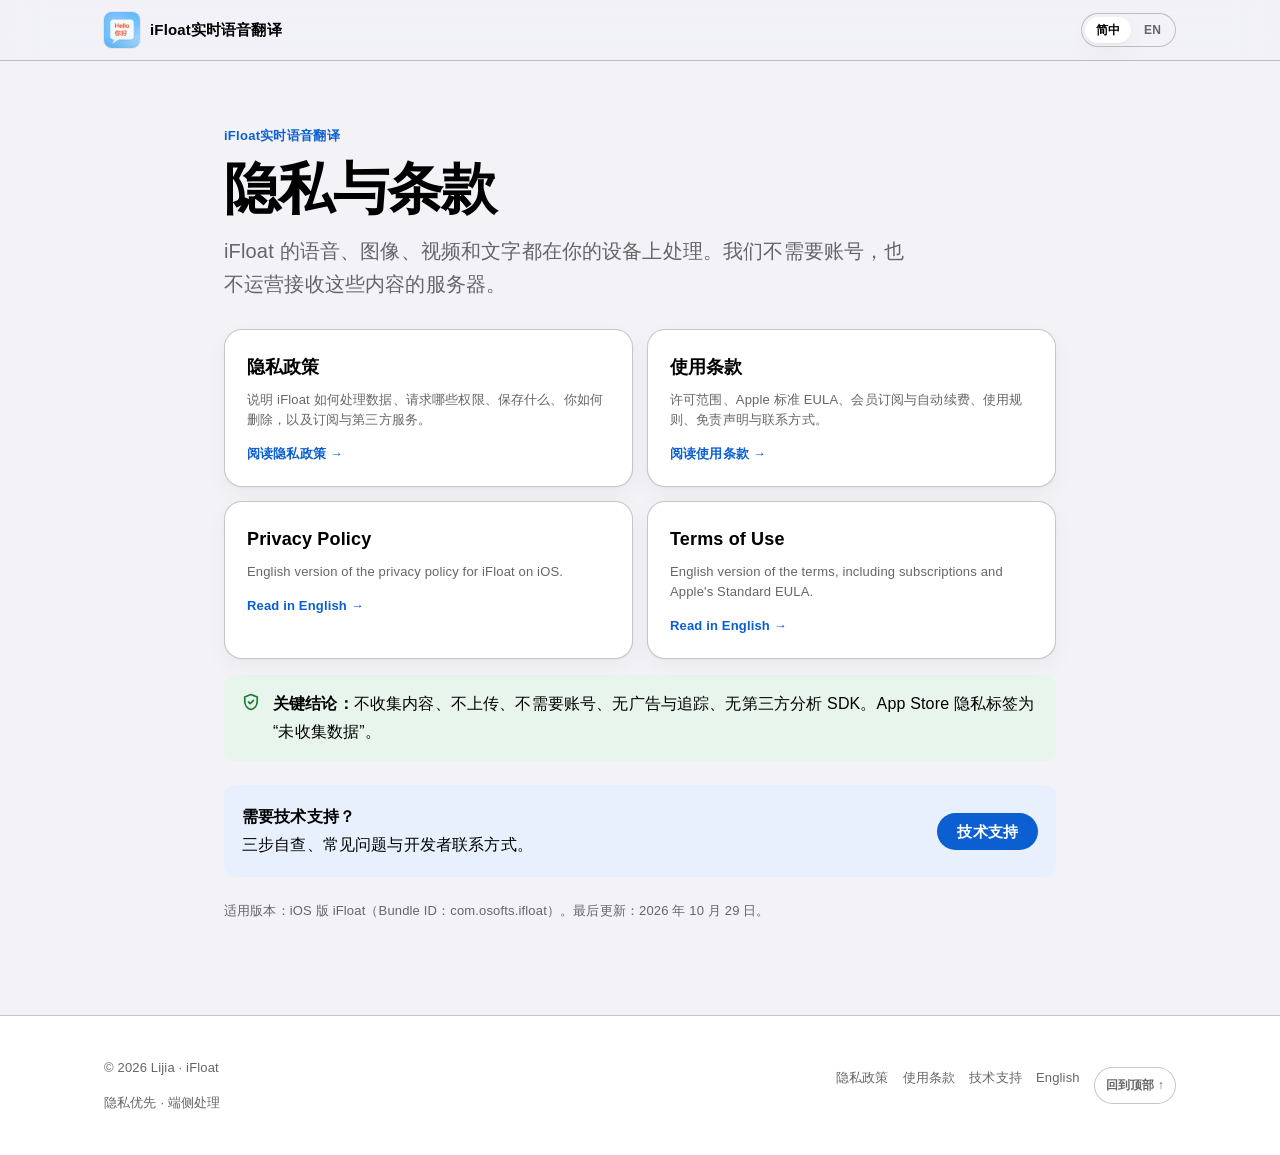
<file: index.html>
<!DOCTYPE html>
<html lang="zh-Hans">
<head>
<meta charset="utf-8">
<meta name="viewport" content="width=device-width, initial-scale=1">
<title>iFloat实时语音翻译 · 隐私与条款</title>
<meta name="description" content="iFloat（iFloat实时语音翻译）的隐私政策与使用条款。所有语音、图像、视频和文字均在设备上处理，无需账号，不上传内容。">
<meta name="robots" content="index,follow">
<meta name="referrer" content="no-referrer">
<meta name="theme-color" content="#f2f2f7" media="(prefers-color-scheme: light)">
<meta name="theme-color" content="#000000" media="(prefers-color-scheme: dark)">
<link rel="canonical" href="https://likky.github.io/ifloat-privacy/">
<link rel="alternate" hreflang="zh-Hans" href="https://likky.github.io/ifloat-privacy/">
<link rel="alternate" hreflang="en" href="https://likky.github.io/ifloat-privacy/privacy-en.html">
<link rel="alternate" hreflang="x-default" href="https://likky.github.io/ifloat-privacy/">
<link rel="stylesheet" href="assets/legal.css">
<link rel="icon" type="image/png" href="assets/app-icon.png">
<link rel="apple-touch-icon" href="assets/app-icon.png">
<meta http-equiv="Content-Security-Policy" content="default-src 'none'; style-src 'self'; img-src 'self' data:; script-src 'self'; base-uri 'none'; form-action 'none'">
</head>
<body>
<a class="skip-link" href="#main">跳到正文</a>

<header class="site-header">
  <div class="header-inner">
    <a class="brand" href="index.html">
      <img class="brand-mark" src="assets/app-icon.png" width="36" height="36" alt="" decoding="async">
      <span class="brand-text">iFloat实时语音翻译</span>
    </a>
    <nav class="lang-switch" aria-label="语言">
      <a href="index.html" aria-current="page" lang="zh-Hans">简中</a>
      <a href="privacy-en.html" lang="en">EN</a>
    </nav>
  </div>
</header>

<main id="main" class="portal">
  <p class="eyebrow">iFloat实时语音翻译</p>
  <h1>隐私与条款</h1>
  <p class="lead">iFloat 的语音、图像、视频和文字都在你的设备上处理。我们不需要账号，也不运营接收这些内容的服务器。</p>

  <div class="doc-grid">
    <a class="doc-card" href="privacy.html">
      <strong>隐私政策</strong>
      <span>说明 iFloat 如何处理数据、请求哪些权限、保存什么、你如何删除，以及订阅与第三方服务。</span>
      <span class="arrow">阅读隐私政策 →</span>
    </a>
    <a class="doc-card" href="terms.html">
      <strong>使用条款</strong>
      <span>许可范围、Apple 标准 EULA、会员订阅与自动续费、使用规则、免责声明与联系方式。</span>
      <span class="arrow">阅读使用条款 →</span>
    </a>
    <a class="doc-card" href="privacy-en.html" lang="en">
      <strong>Privacy Policy</strong>
      <span>English version of the privacy policy for iFloat on iOS.</span>
      <span class="arrow">Read in English →</span>
    </a>
    <a class="doc-card" href="terms-en.html" lang="en">
      <strong>Terms of Use</strong>
      <span>English version of the terms, including subscriptions and Apple's Standard EULA.</span>
      <span class="arrow">Read in English →</span>
    </a>
  </div>

  <div class="callout callout-success">
    <svg viewBox="0 0 24 24" fill="none" stroke="currentColor" stroke-width="2" stroke-linecap="round" stroke-linejoin="round" aria-hidden="true"><path d="M12 3 4.5 6v5.5c0 4.6 3.2 8.4 7.5 9.5 4.3-1.1 7.5-4.9 7.5-9.5V6L12 3Z"/><path d="m9 12 2 2 4-4"/></svg>
    <p><strong>关键结论：</strong>不收集内容、不上传、不需要账号、无广告与追踪、无第三方分析 SDK。App Store 隐私标签为“未收集数据”。</p>
  </div>

  <div class="contact-card">
    <p><strong>需要技术支持？</strong><br>三步自查、常见问题与开发者联系方式。</p>
    <a class="support-cta" href="support.html">技术支持</a>
  </div>

  <p class="small muted">适用版本：iOS 版 iFloat（Bundle ID：com.osofts.ifloat）。最后更新：2026 年 10 月 29 日。</p>
</main>

<footer class="site-footer">
  <div class="footer-inner">
    <div>
      <p>© 2026 Lijia · iFloat</p>
      <p class="small">隐私优先 · 端侧处理</p>
    </div>
    <nav class="footer-links" aria-label="页脚">
      <a href="privacy.html">隐私政策</a>
      <a href="terms.html">使用条款</a>
      <a href="support.html">技术支持</a>
      <a href="privacy-en.html" lang="en">English</a>
      <a href="#main" class="back-top">回到顶部 ↑</a>
    </nav>
  </div>
</footer>

<script src="assets/legal.js" defer></script>
</body>
</html>
</file>
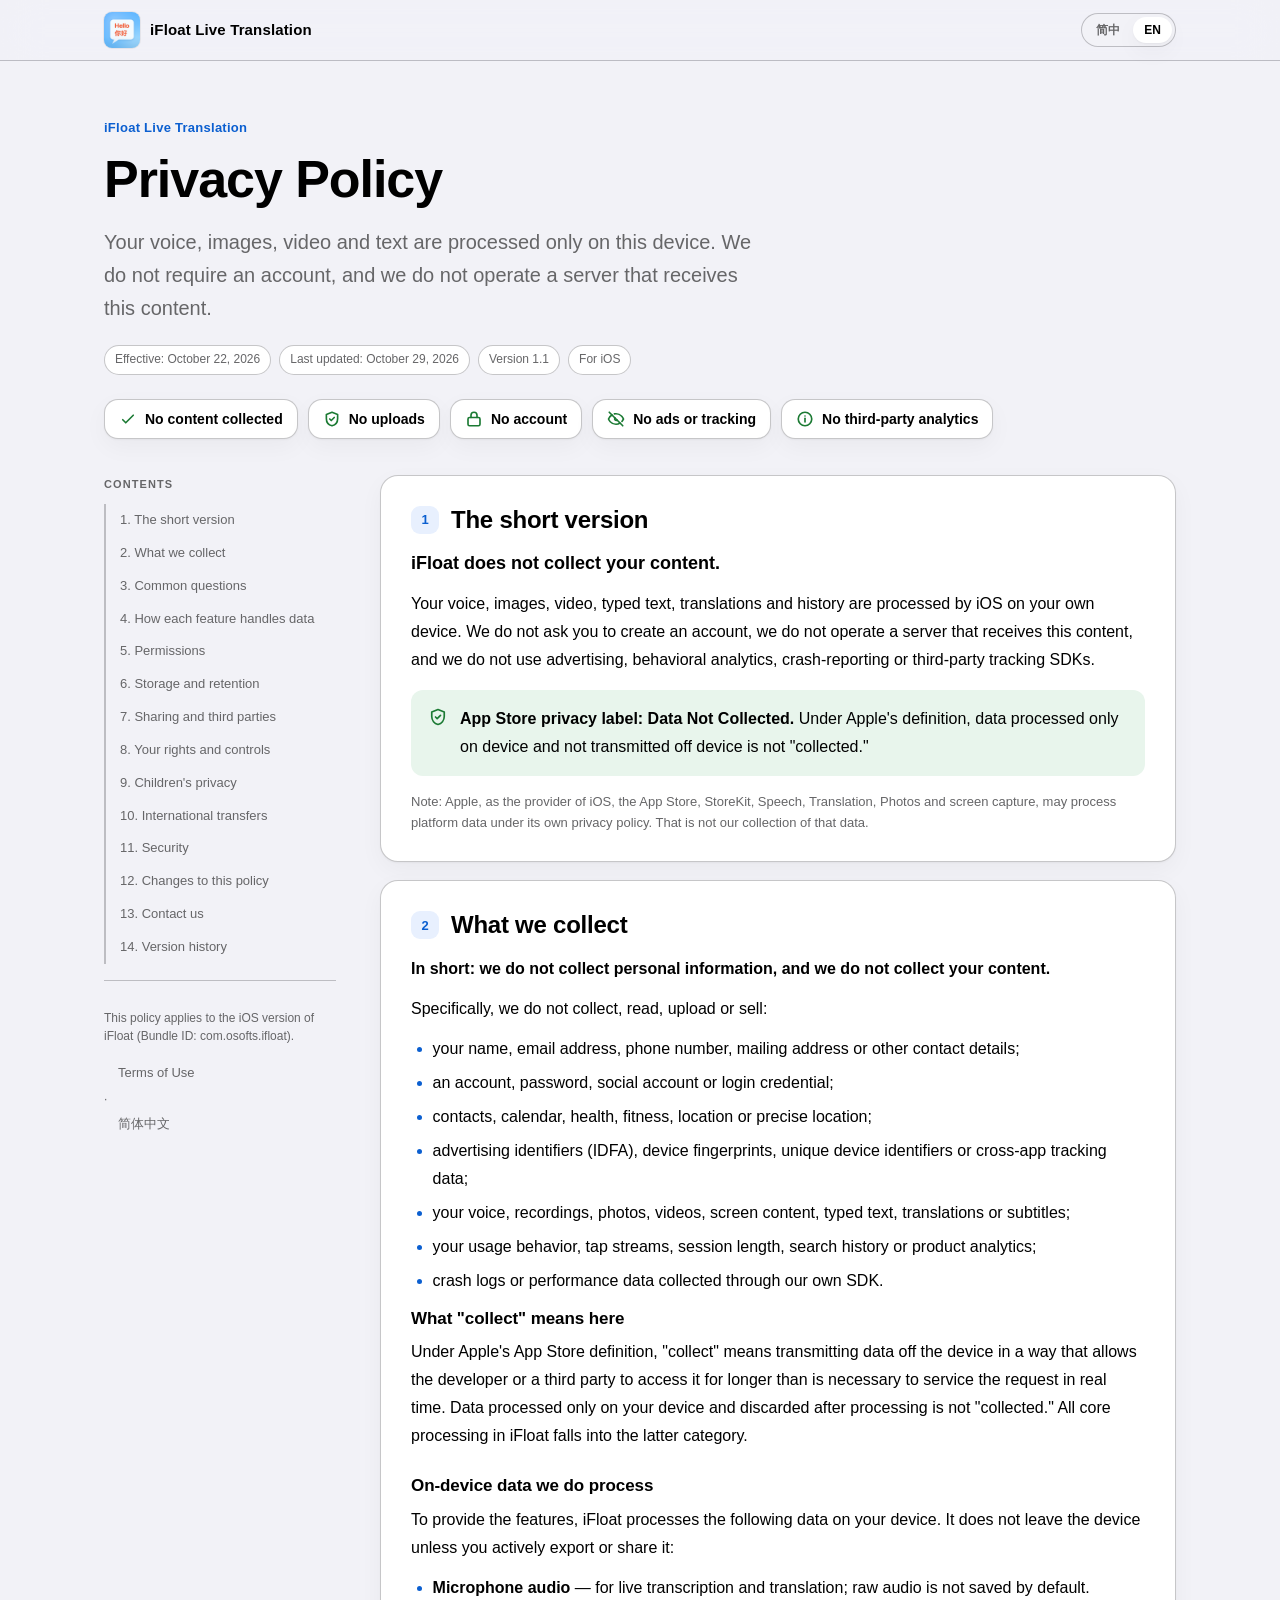
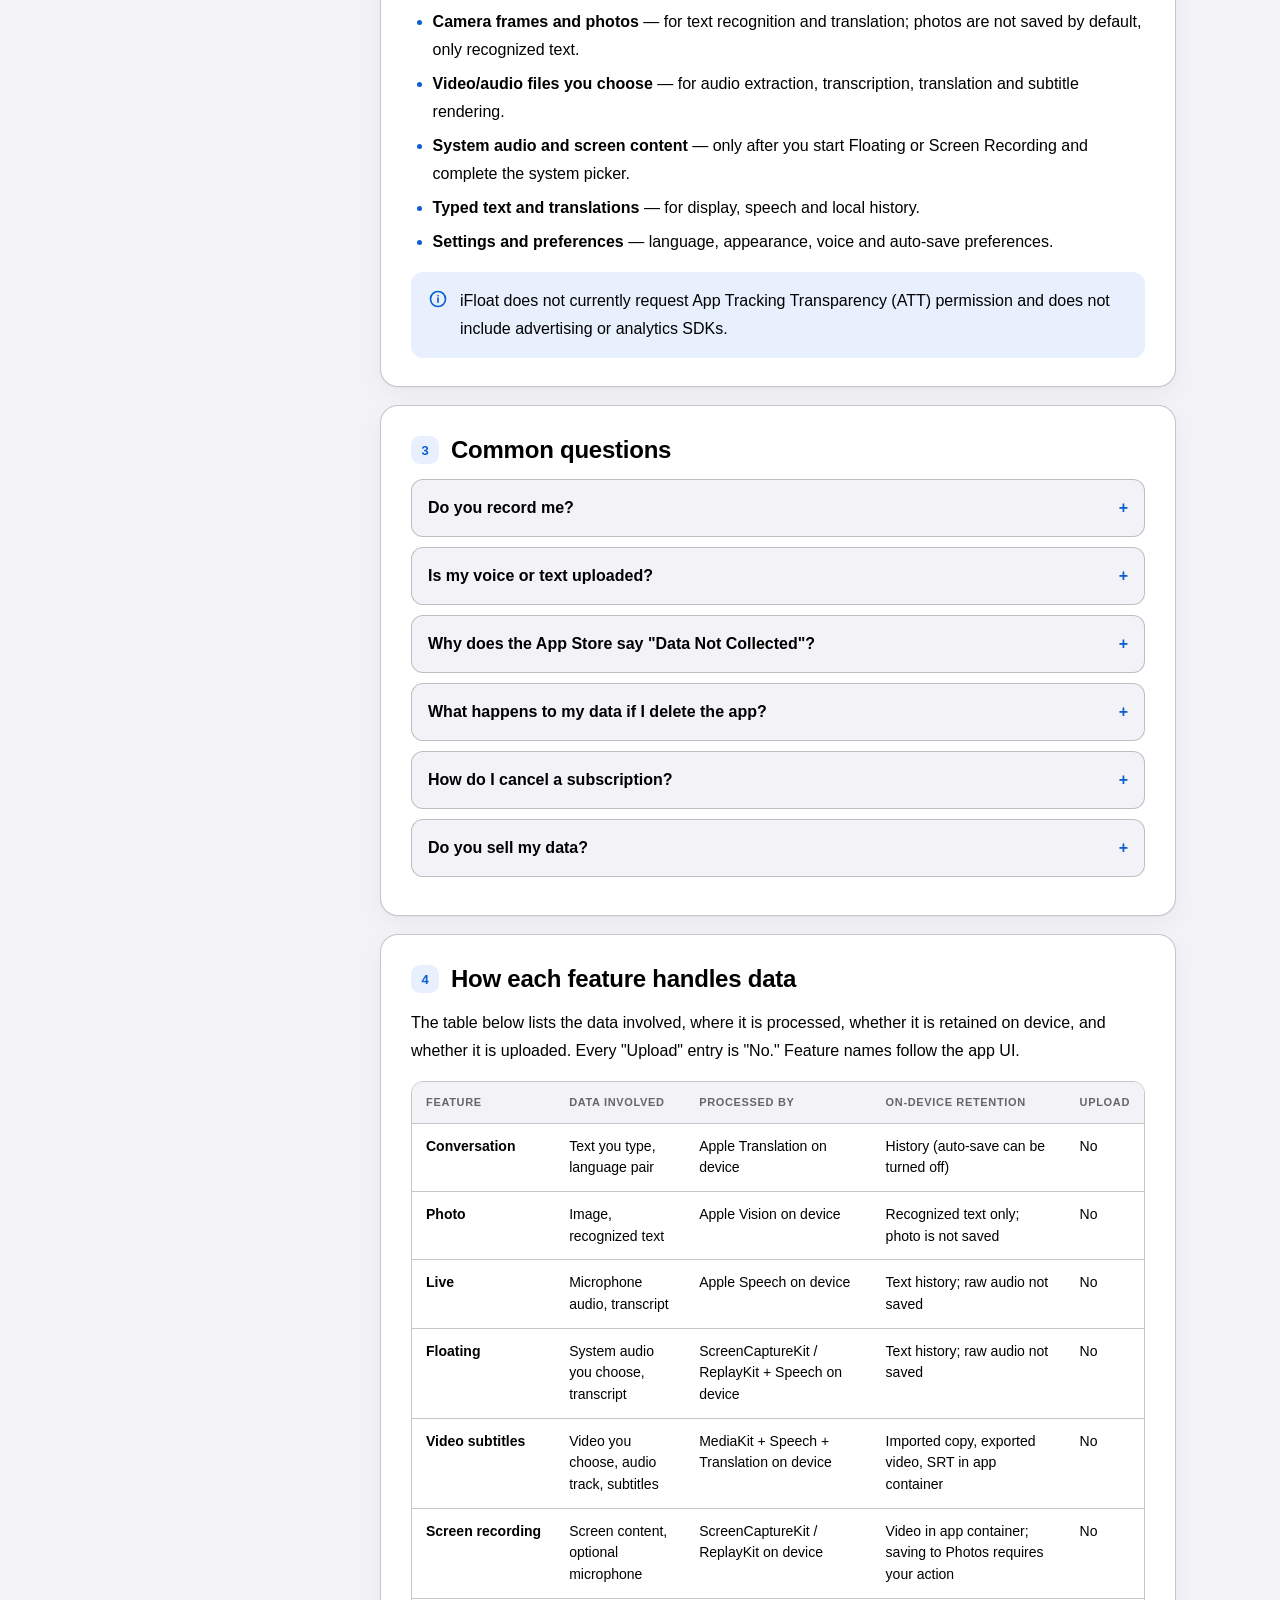
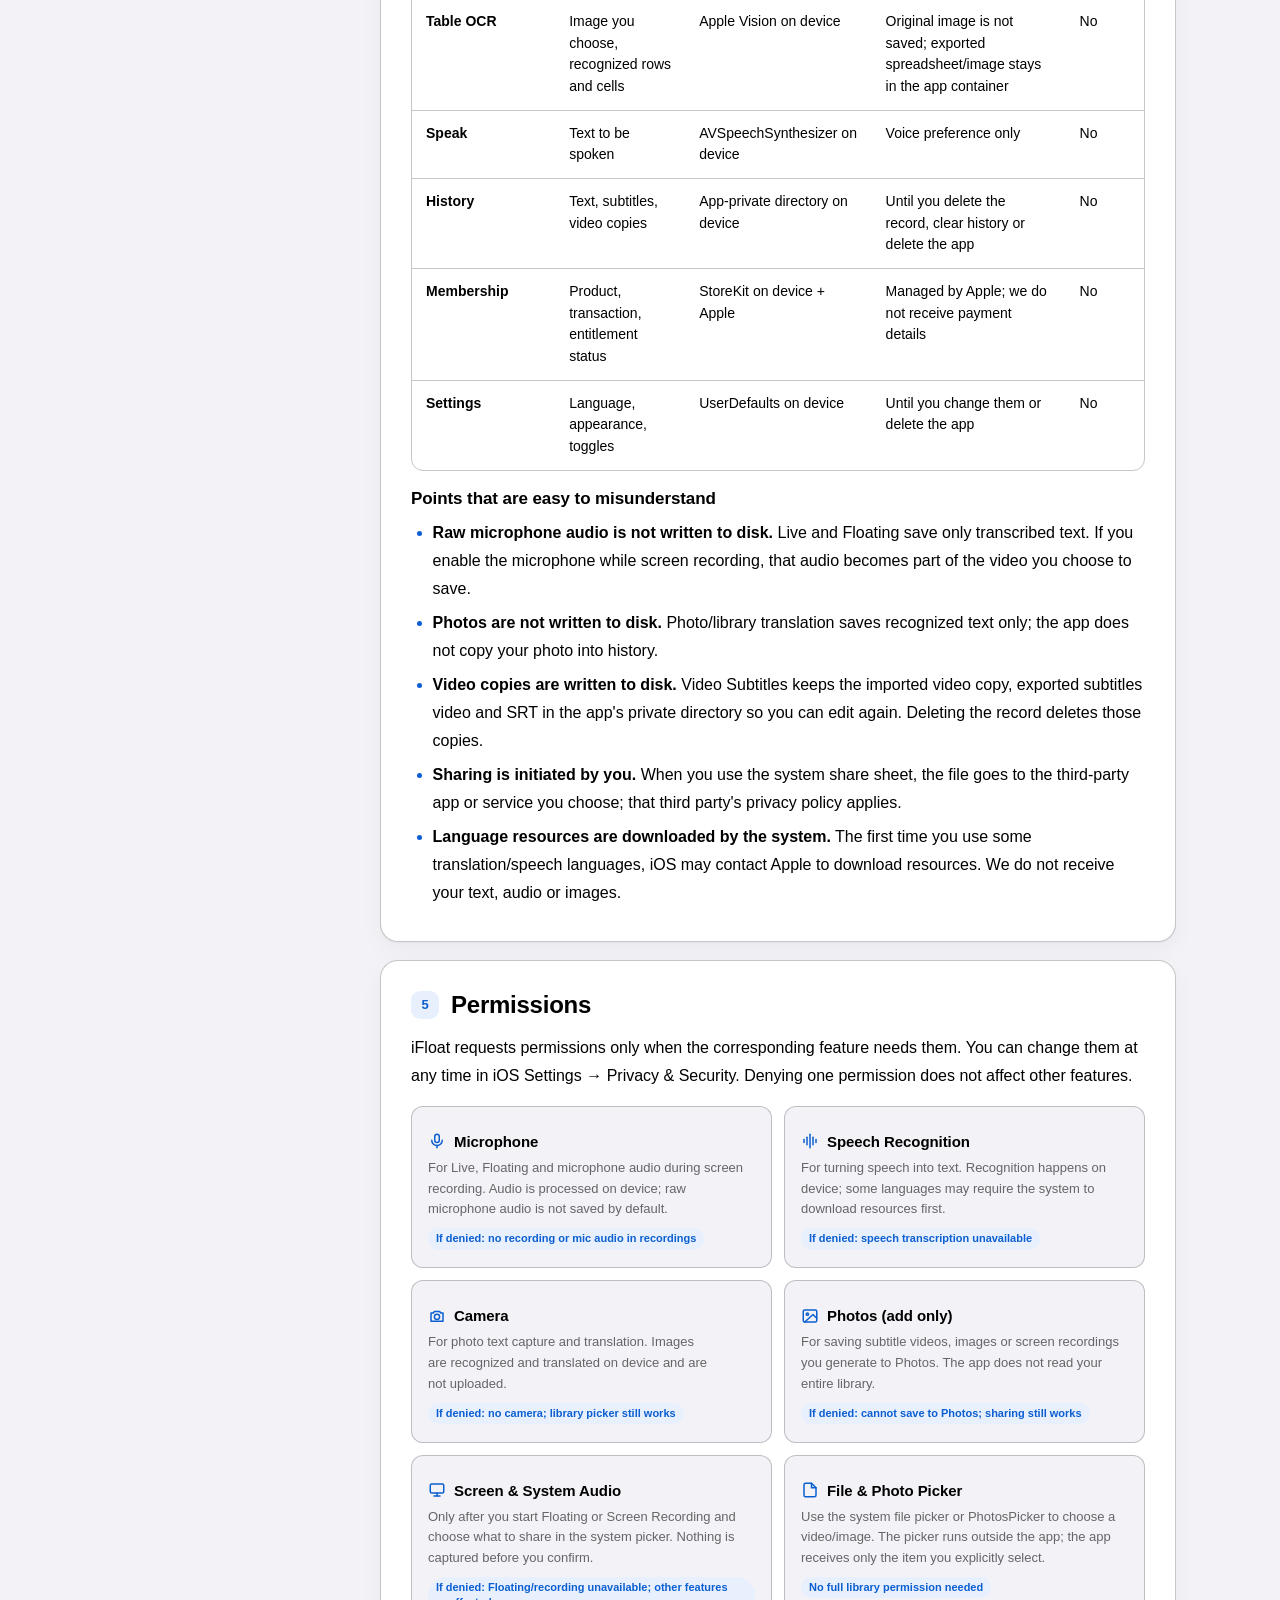
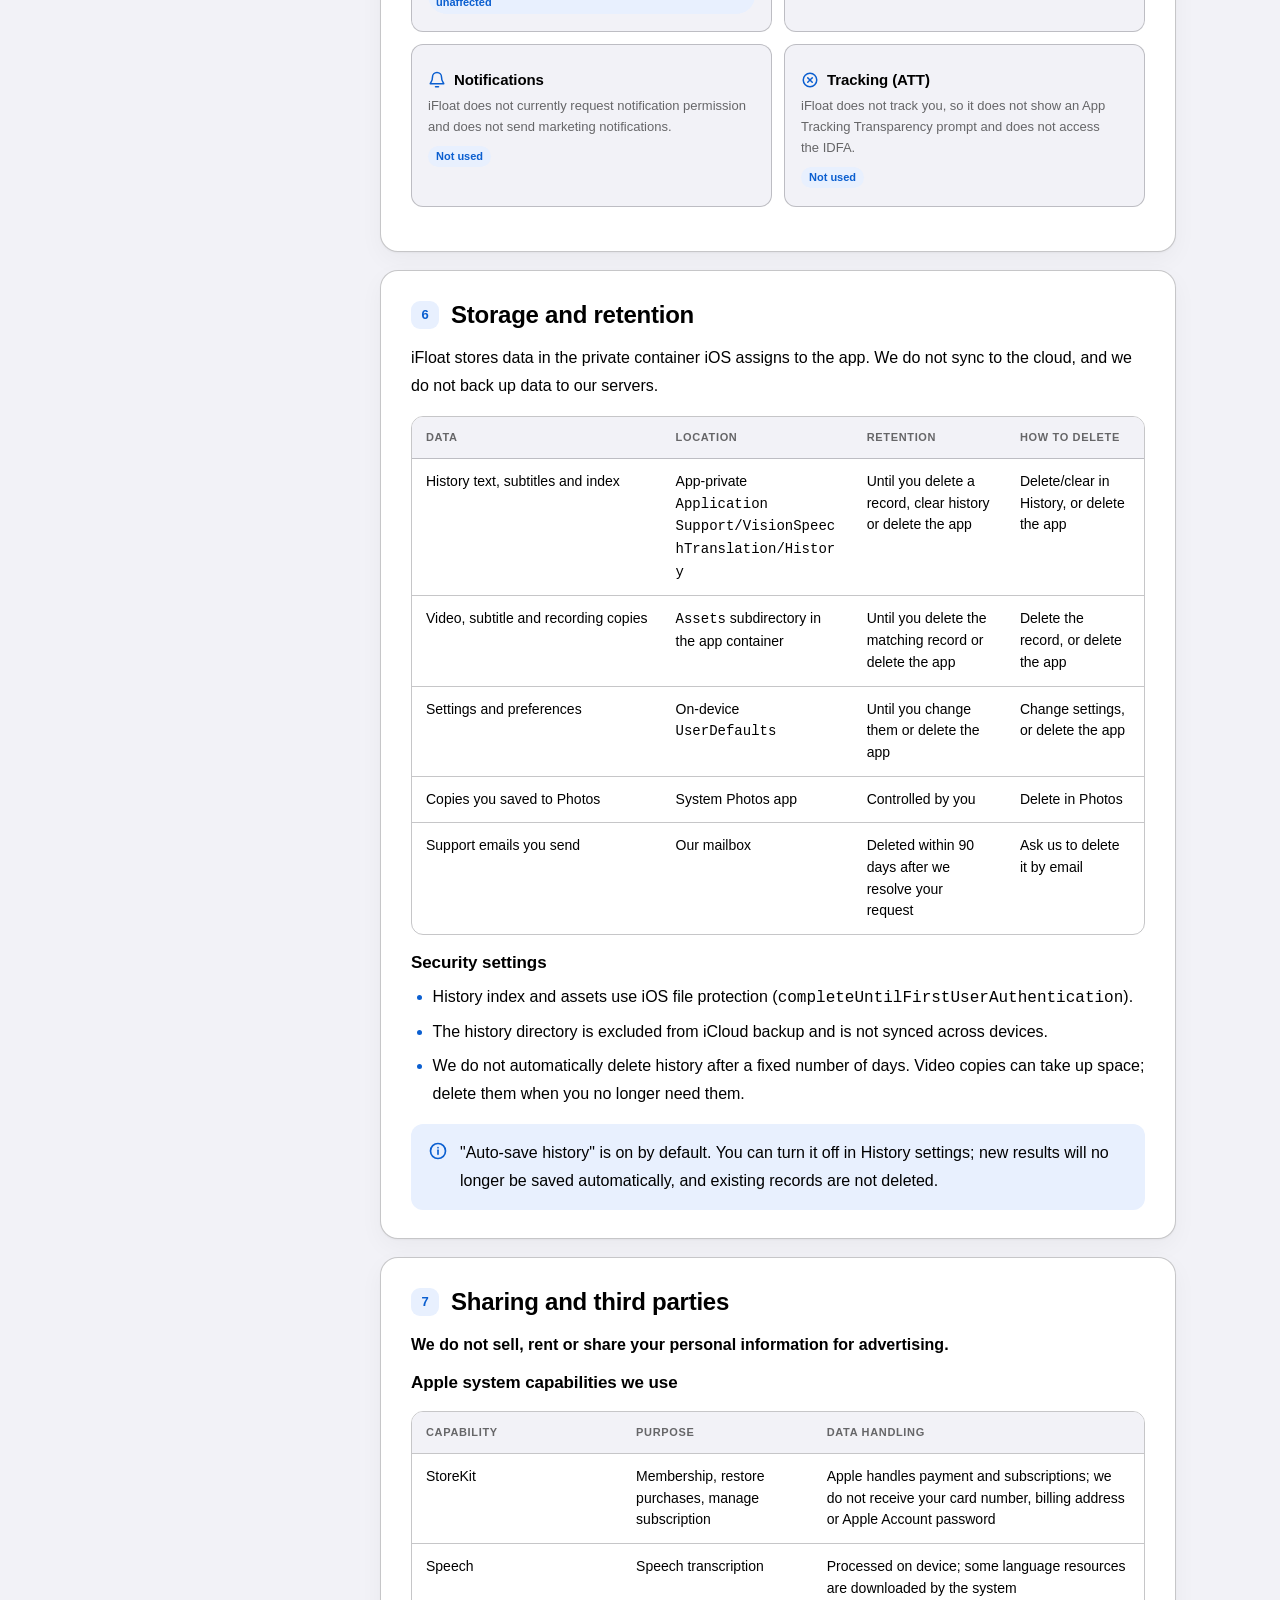
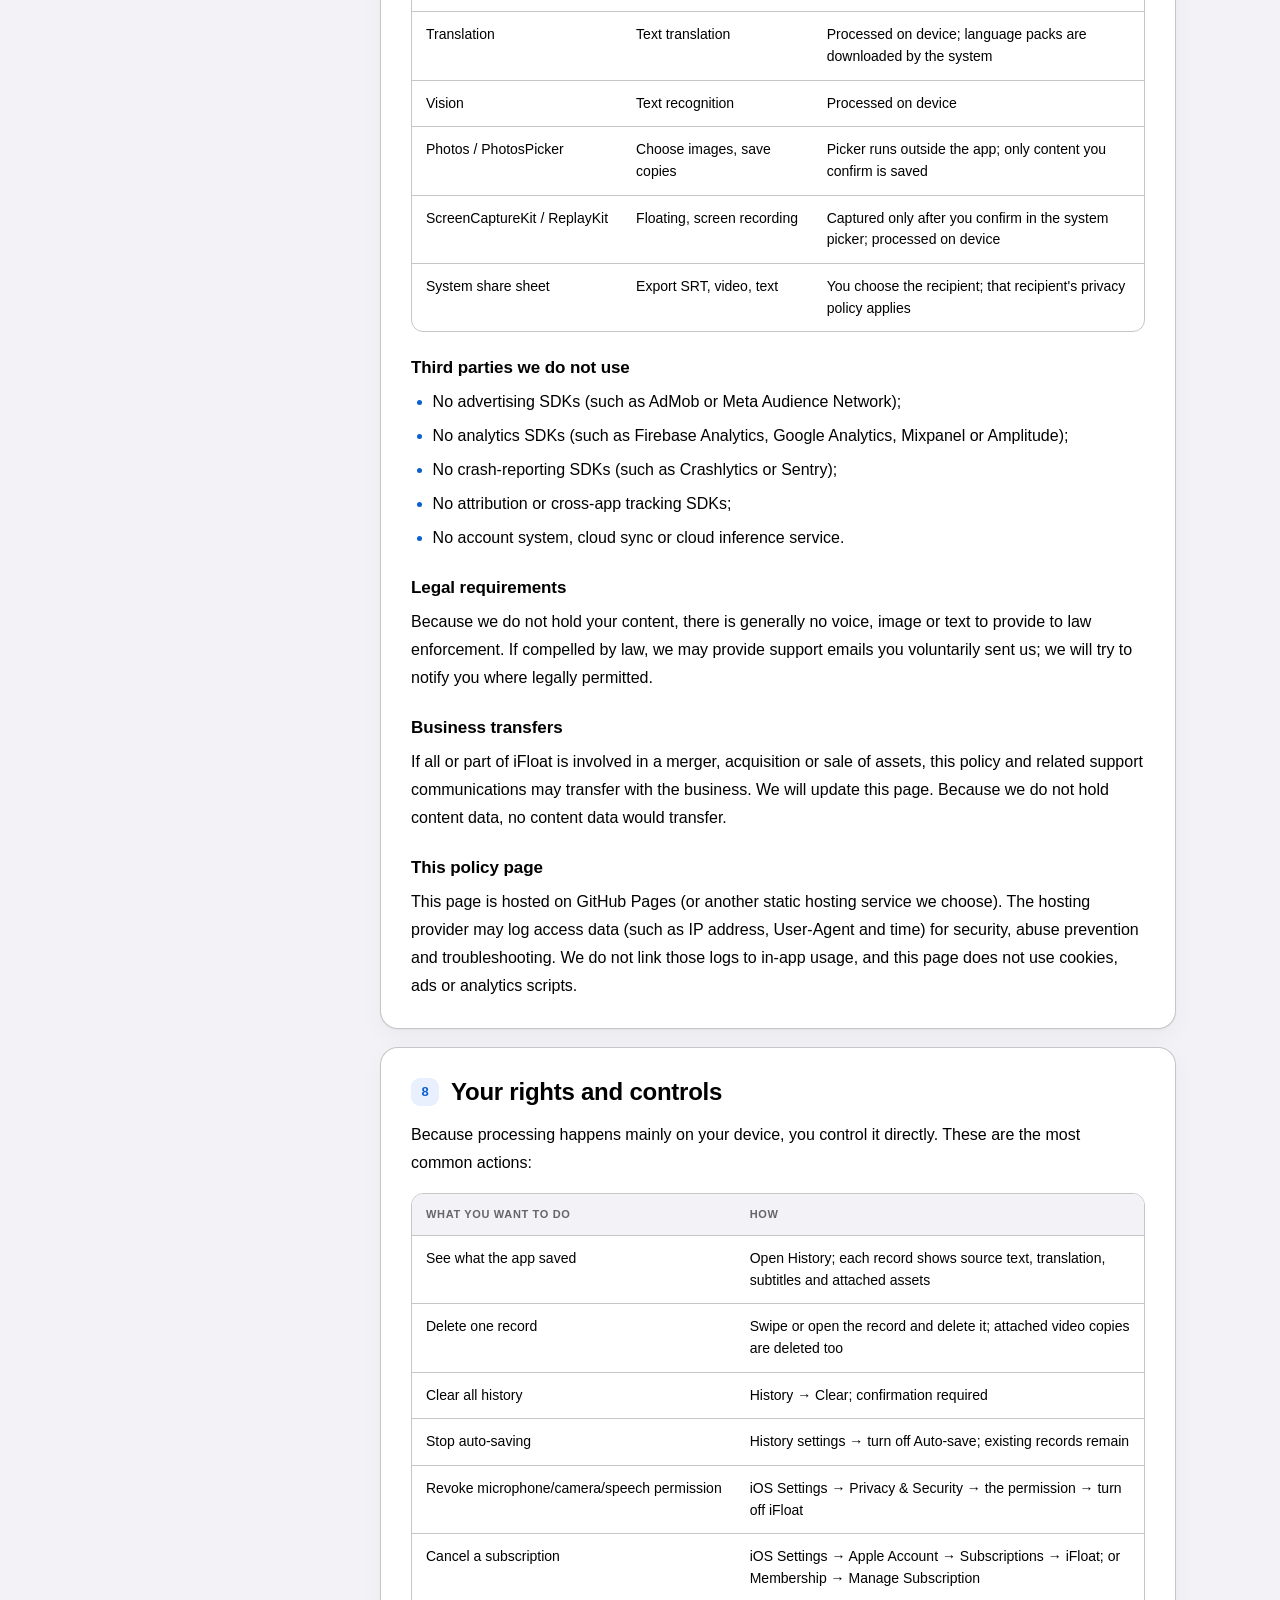
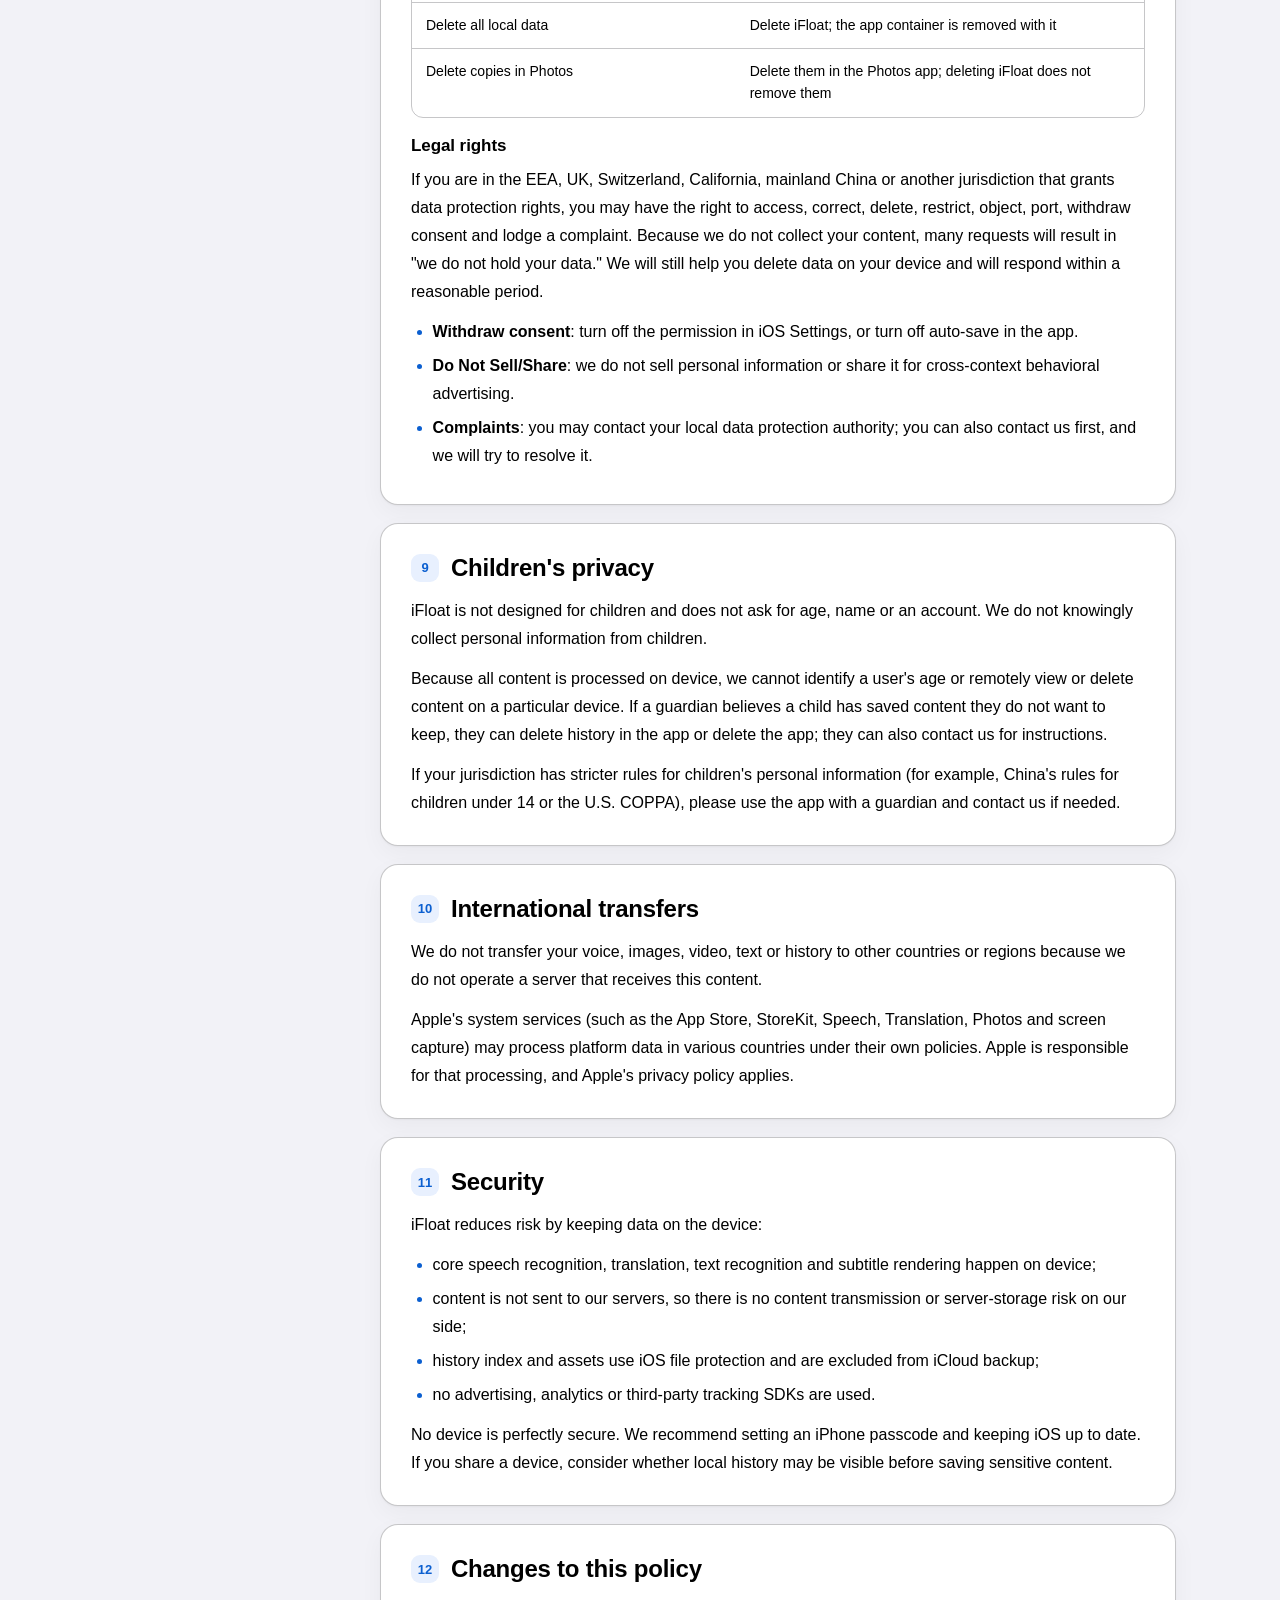
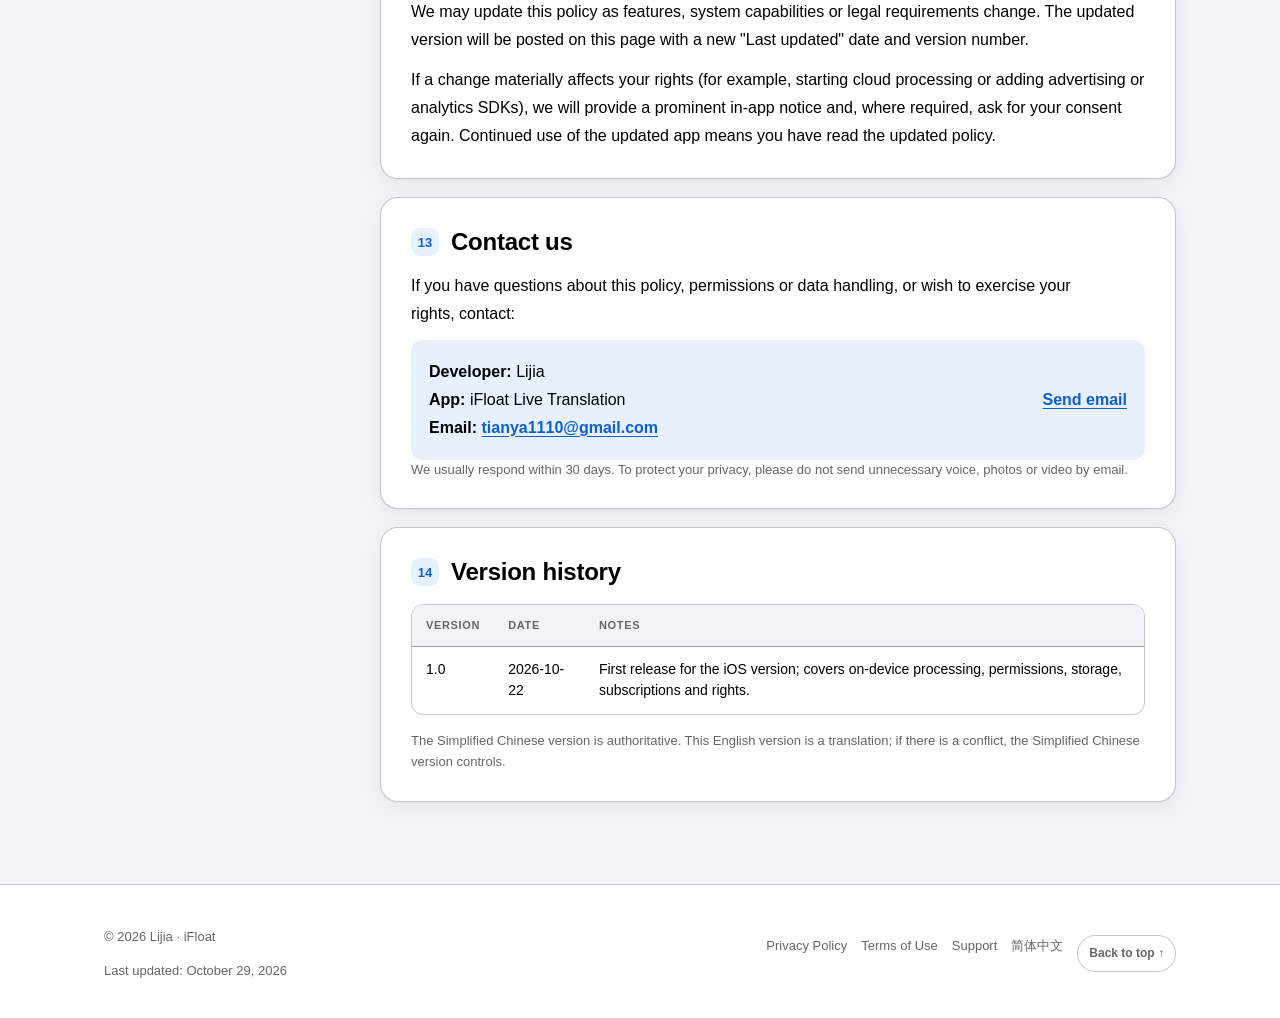
<file: privacy-en.html>
<!DOCTYPE html>
<html lang="en">
<head>
<meta charset="utf-8">
<meta name="viewport" content="width=device-width, initial-scale=1">
<title>Privacy Policy · iFloat Live Translation</title>
<meta name="description" content="iFloat (Live Translation) privacy policy: voice, images, video and text are processed on your device. No account, no uploads, no ads or analytics SDKs.">
<meta name="robots" content="index,follow">
<meta name="referrer" content="no-referrer">
<meta name="theme-color" content="#f2f2f7" media="(prefers-color-scheme: light)">
<meta name="theme-color" content="#000000" media="(prefers-color-scheme: dark)">
<link rel="canonical" href="https://likky.github.io/ifloat-privacy/privacy-en.html">
<link rel="alternate" hreflang="zh-Hans" href="https://likky.github.io/ifloat-privacy/privacy.html">
<link rel="alternate" hreflang="en" href="https://likky.github.io/ifloat-privacy/privacy-en.html">
<link rel="alternate" hreflang="x-default" href="https://likky.github.io/ifloat-privacy/privacy.html">
<link rel="stylesheet" href="assets/legal.css">
<link rel="icon" type="image/png" href="assets/app-icon.png">
<link rel="apple-touch-icon" href="assets/app-icon.png">
<meta http-equiv="Content-Security-Policy" content="default-src 'none'; style-src 'self'; img-src 'self' data:; script-src 'self'; base-uri 'none'; form-action 'none'">
</head>
<body>
<a class="skip-link" href="#main">Skip to content</a>

<header class="site-header">
  <div class="header-inner">
    <a class="brand" href="index.html">
      <img class="brand-mark" src="assets/app-icon.png" width="36" height="36" alt="" decoding="async">
      <span class="brand-text">iFloat Live Translation</span>
    </a>
    <nav class="lang-switch" aria-label="Language">
      <a href="privacy.html" lang="zh-Hans">简中</a>
      <a href="privacy-en.html" aria-current="page" lang="en">EN</a>
    </nav>
  </div>
</header>

<main id="main">
  <div class="hero">
    <p class="eyebrow">iFloat Live Translation</p>
    <h1>Privacy Policy</h1>
    <p class="lead">Your voice, images, video and text are processed only on this device. We do not require an account, and we do not operate a server that receives this content.</p>
    <div class="meta">
      <span class="pill">Effective: October 22, 2026</span>
      <span class="pill">Last updated: October 29, 2026</span>
      <span class="pill">Version 1.1</span>
      <span class="pill">For iOS</span>
    </div>
    <ul class="badges" aria-label="Key points">
      <li class="badge"><svg viewBox="0 0 24 24" fill="none" stroke="currentColor" stroke-width="2.2" stroke-linecap="round" stroke-linejoin="round" aria-hidden="true"><path d="m5 13 4 4L19 7"/></svg>No content collected</li>
      <li class="badge"><svg viewBox="0 0 24 24" fill="none" stroke="currentColor" stroke-width="2.2" stroke-linecap="round" stroke-linejoin="round" aria-hidden="true"><path d="M12 3 4.5 6v5.5c0 4.6 3.2 8.4 7.5 9.5 4.3-1.1 7.5-4.9 7.5-9.5V6L12 3Z"/><path d="m9 12 2 2 4-4"/></svg>No uploads</li>
      <li class="badge"><svg viewBox="0 0 24 24" fill="none" stroke="currentColor" stroke-width="2.2" stroke-linecap="round" stroke-linejoin="round" aria-hidden="true"><rect x="4" y="10" width="16" height="11" rx="2"/><path d="M8 10V7a4 4 0 0 1 8 0v3"/></svg>No account</li>
      <li class="badge"><svg viewBox="0 0 24 24" fill="none" stroke="currentColor" stroke-width="2.2" stroke-linecap="round" stroke-linejoin="round" aria-hidden="true"><path d="m3 3 18 18"/><path d="M10.6 10.6a2 2 0 0 0 2.8 2.8"/><path d="M9.9 5.2A10.5 10.5 0 0 1 12 5c7 0 10 7 10 7a18 18 0 0 1-2.1 3.2"/><path d="M6.6 6.6C3.6 8.4 2 12 2 12s3 7 10 7a10.6 10.6 0 0 0 5.4-1.5"/></svg>No ads or tracking</li>
      <li class="badge"><svg viewBox="0 0 24 24" fill="none" stroke="currentColor" stroke-width="2.2" stroke-linecap="round" stroke-linejoin="round" aria-hidden="true"><circle cx="12" cy="12" r="9"/><path d="M12 11v5"/><path d="M12 8h.01"/></svg>No third-party analytics</li>
    </ul>
  </div>

  <div class="layout">
    <nav class="toc" aria-label="Contents">
      <p class="toc-title">Contents</p>
      <ol>
        <li><a href="#summary">1. The short version</a></li>
        <li><a href="#collect">2. What we collect</a></li>
        <li><a href="#faq">3. Common questions</a></li>
        <li><a href="#features">4. How each feature handles data</a></li>
        <li><a href="#permissions">5. Permissions</a></li>
        <li><a href="#retention">6. Storage and retention</a></li>
        <li><a href="#sharing">7. Sharing and third parties</a></li>
        <li><a href="#rights">8. Your rights and controls</a></li>
        <li><a href="#children">9. Children's privacy</a></li>
        <li><a href="#transfers">10. International transfers</a></li>
        <li><a href="#security">11. Security</a></li>
        <li><a href="#changes">12. Changes to this policy</a></li>
        <li><a href="#contact">13. Contact us</a></li>
        <li><a href="#versions">14. Version history</a></li>
      </ol>
      <div class="toc-foot">
        <p>This policy applies to the iOS version of iFloat (Bundle ID: com.osofts.ifloat).</p>
        <p><a href="terms-en.html">Terms of Use</a> · <a href="privacy.html" lang="zh-Hans">简体中文</a></p>
      </div>
    </nav>

    <div class="content">
      <details class="toc-mobile">
        <summary>Contents</summary>
        <ol>
          <li><a href="#summary">1. The short version</a></li>
          <li><a href="#collect">2. What we collect</a></li>
          <li><a href="#faq">3. Common questions</a></li>
          <li><a href="#features">4. How each feature handles data</a></li>
          <li><a href="#permissions">5. Permissions</a></li>
          <li><a href="#retention">6. Storage and retention</a></li>
          <li><a href="#sharing">7. Sharing and third parties</a></li>
          <li><a href="#rights">8. Your rights and controls</a></li>
          <li><a href="#children">9. Children's privacy</a></li>
          <li><a href="#transfers">10. International transfers</a></li>
          <li><a href="#security">11. Security</a></li>
          <li><a href="#changes">12. Changes to this policy</a></li>
          <li><a href="#contact">13. Contact us</a></li>
          <li><a href="#versions">14. Version history</a></li>
        </ol>
      </details>

      <section class="section" id="summary" aria-labelledby="summary-title">
        <div class="section-head">
          <span class="section-num" aria-hidden="true">1</span>
          <h2 id="summary-title">The short version</h2>
        </div>
        <p class="lead-strong">iFloat does not collect your content.</p>
        <p>Your voice, images, video, typed text, translations and history are processed by iOS on your own device. We do not ask you to create an account, we do not operate a server that receives this content, and we do not use advertising, behavioral analytics, crash-reporting or third-party tracking SDKs.</p>
        <div class="callout callout-success">
          <svg viewBox="0 0 24 24" fill="none" stroke="currentColor" stroke-width="2" stroke-linecap="round" stroke-linejoin="round" aria-hidden="true"><path d="M12 3 4.5 6v5.5c0 4.6 3.2 8.4 7.5 9.5 4.3-1.1 7.5-4.9 7.5-9.5V6L12 3Z"/><path d="m9 12 2 2 4-4"/></svg>
          <p><strong>App Store privacy label: Data Not Collected.</strong> Under Apple's definition, data processed only on device and not transmitted off device is not "collected."</p>
        </div>
        <p class="small muted">Note: Apple, as the provider of iOS, the App Store, StoreKit, Speech, Translation, Photos and screen capture, may process platform data under its own privacy policy. That is not our collection of that data.</p>
      </section>

      <section class="section" id="collect" aria-labelledby="collect-title">
        <div class="section-head">
          <span class="section-num" aria-hidden="true">2</span>
          <h2 id="collect-title">What we collect</h2>
        </div>
        <p><strong>In short: we do not collect personal information, and we do not collect your content.</strong></p>
        <p>Specifically, we do not collect, read, upload or sell:</p>
        <ul>
          <li>your name, email address, phone number, mailing address or other contact details;</li>
          <li>an account, password, social account or login credential;</li>
          <li>contacts, calendar, health, fitness, location or precise location;</li>
          <li>advertising identifiers (IDFA), device fingerprints, unique device identifiers or cross-app tracking data;</li>
          <li>your voice, recordings, photos, videos, screen content, typed text, translations or subtitles;</li>
          <li>your usage behavior, tap streams, session length, search history or product analytics;</li>
          <li>crash logs or performance data collected through our own SDK.</li>
        </ul>
        <h3>What "collect" means here</h3>
        <p>Under Apple's App Store definition, "collect" means transmitting data off the device in a way that allows the developer or a third party to access it for longer than is necessary to service the request in real time. Data processed only on your device and discarded after processing is not "collected." All core processing in iFloat falls into the latter category.</p>
        <h3>On-device data we do process</h3>
        <p>To provide the features, iFloat processes the following data on your device. It does not leave the device unless you actively export or share it:</p>
        <ul>
          <li><strong>Microphone audio</strong> — for live transcription and translation; raw audio is not saved by default.</li>
          <li><strong>Camera frames and photos</strong> — for text recognition and translation; photos are not saved by default, only recognized text.</li>
          <li><strong>Video/audio files you choose</strong> — for audio extraction, transcription, translation and subtitle rendering.</li>
          <li><strong>System audio and screen content</strong> — only after you start Floating or Screen Recording and complete the system picker.</li>
          <li><strong>Typed text and translations</strong> — for display, speech and local history.</li>
          <li><strong>Settings and preferences</strong> — language, appearance, voice and auto-save preferences.</li>
        </ul>
        <div class="callout callout-info">
          <svg viewBox="0 0 24 24" fill="none" stroke="currentColor" stroke-width="2" stroke-linecap="round" stroke-linejoin="round" aria-hidden="true"><circle cx="12" cy="12" r="9"/><path d="M12 11v5"/><path d="M12 8h.01"/></svg>
          <p>iFloat does not currently request App Tracking Transparency (ATT) permission and does not include advertising or analytics SDKs.</p>
        </div>
      </section>

      <section class="section" id="faq" aria-labelledby="faq-title">
        <div class="section-head">
          <span class="section-num" aria-hidden="true">3</span>
          <h2 id="faq-title">Common questions</h2>
        </div>
        <div class="faq">
          <details>
            <summary>Do you record me?</summary>
            <p>Only when you start Live, Floating or Screen Recording and grant microphone access. Audio is transcribed on device; raw microphone audio is not saved by default. If you enable the microphone while screen recording, that audio is mixed into the video you choose to save.</p>
          </details>
          <details>
            <summary>Is my voice or text uploaded?</summary>
            <p>Not to our servers. Transcription, translation, text recognition and subtitle rendering happen on device. The first time you use some languages, iOS may download translation or speech resources from Apple; that process is handled by the system, and we do not receive your content.</p>
          </details>
          <details>
            <summary>Why does the App Store say "Data Not Collected"?</summary>
            <p>Because iFloat does not transmit your content off the device and does not operate a server that receives it. Under Apple's definition, on-device processing is not "collection."</p>
          </details>
          <details>
            <summary>What happens to my data if I delete the app?</summary>
            <p>History, settings and video copies inside the app container are removed when you delete the app. Copies you previously saved to Photos are not affected and must be deleted in Photos.</p>
          </details>
          <details>
            <summary>How do I cancel a subscription?</summary>
            <p>Subscriptions are managed by Apple. Open iOS Settings → your Apple Account → Subscriptions, select iFloat and cancel. You can also use "Manage Subscription" on the membership screen. After cancelling, membership remains active until the end of the current paid period.</p>
          </details>
          <details>
            <summary>Do you sell my data?</summary>
            <p>No. We have no content data to sell, and we do not sell, rent or share personal information for advertising.</p>
          </details>
        </div>
      </section>

      <section class="section" id="features" aria-labelledby="features-title">
        <div class="section-head">
          <span class="section-num" aria-hidden="true">4</span>
          <h2 id="features-title">How each feature handles data</h2>
        </div>
        <p>The table below lists the data involved, where it is processed, whether it is retained on device, and whether it is uploaded. Every "Upload" entry is "No." Feature names follow the app UI.</p>
        <p class="table-hint">On a phone, the table becomes a stack of cards for easier reading.</p>
        <div class="table-wrap">
          <table class="responsive">
            <thead>
              <tr><th>Feature</th><th>Data involved</th><th>Processed by</th><th>On-device retention</th><th>Upload</th></tr>
            </thead>
            <tbody>
              <tr><td data-label="Feature"><strong>Conversation</strong></td><td data-label="Data involved">Text you type, language pair</td><td data-label="Processed by">Apple Translation on device</td><td data-label="On-device retention">History (auto-save can be turned off)</td><td data-label="Upload">No</td></tr>
              <tr><td data-label="Feature"><strong>Photo</strong></td><td data-label="Data involved">Image, recognized text</td><td data-label="Processed by">Apple Vision on device</td><td data-label="On-device retention">Recognized text only; photo is not saved</td><td data-label="Upload">No</td></tr>
              <tr><td data-label="Feature"><strong>Live</strong></td><td data-label="Data involved">Microphone audio, transcript</td><td data-label="Processed by">Apple Speech on device</td><td data-label="On-device retention">Text history; raw audio not saved</td><td data-label="Upload">No</td></tr>
              <tr><td data-label="Feature"><strong>Floating</strong></td><td data-label="Data involved">System audio you choose, transcript</td><td data-label="Processed by">ScreenCaptureKit / ReplayKit + Speech on device</td><td data-label="On-device retention">Text history; raw audio not saved</td><td data-label="Upload">No</td></tr>
              <tr><td data-label="Feature"><strong>Video subtitles</strong></td><td data-label="Data involved">Video you choose, audio track, subtitles</td><td data-label="Processed by">MediaKit + Speech + Translation on device</td><td data-label="On-device retention">Imported copy, exported video, SRT in app container</td><td data-label="Upload">No</td></tr>
              <tr><td data-label="Feature"><strong>Screen recording</strong></td><td data-label="Data involved">Screen content, optional microphone</td><td data-label="Processed by">ScreenCaptureKit / ReplayKit on device</td><td data-label="On-device retention">Video in app container; saving to Photos requires your action</td><td data-label="Upload">No</td></tr>
              <tr><td data-label="Feature"><strong>Table OCR</strong></td><td data-label="Data involved">Image you choose, recognized rows and cells</td><td data-label="Processed by">Apple Vision on device</td><td data-label="On-device retention">Original image is not saved; exported spreadsheet/image stays in the app container</td><td data-label="Upload">No</td></tr>
              <tr><td data-label="Feature"><strong>Speak</strong></td><td data-label="Data involved">Text to be spoken</td><td data-label="Processed by">AVSpeechSynthesizer on device</td><td data-label="On-device retention">Voice preference only</td><td data-label="Upload">No</td></tr>
              <tr><td data-label="Feature"><strong>History</strong></td><td data-label="Data involved">Text, subtitles, video copies</td><td data-label="Processed by">App-private directory on device</td><td data-label="On-device retention">Until you delete the record, clear history or delete the app</td><td data-label="Upload">No</td></tr>
              <tr><td data-label="Feature"><strong>Membership</strong></td><td data-label="Data involved">Product, transaction, entitlement status</td><td data-label="Processed by">StoreKit on device + Apple</td><td data-label="On-device retention">Managed by Apple; we do not receive payment details</td><td data-label="Upload">No</td></tr>
              <tr><td data-label="Feature"><strong>Settings</strong></td><td data-label="Data involved">Language, appearance, toggles</td><td data-label="Processed by">UserDefaults on device</td><td data-label="On-device retention">Until you change them or delete the app</td><td data-label="Upload">No</td></tr>
            </tbody>
          </table>
        </div>
        <h3>Points that are easy to misunderstand</h3>
        <ul>
          <li><strong>Raw microphone audio is not written to disk.</strong> Live and Floating save only transcribed text. If you enable the microphone while screen recording, that audio becomes part of the video you choose to save.</li>
          <li><strong>Photos are not written to disk.</strong> Photo/library translation saves recognized text only; the app does not copy your photo into history.</li>
          <li><strong>Video copies are written to disk.</strong> Video Subtitles keeps the imported video copy, exported subtitles video and SRT in the app's private directory so you can edit again. Deleting the record deletes those copies.</li>
          <li><strong>Sharing is initiated by you.</strong> When you use the system share sheet, the file goes to the third-party app or service you choose; that third party's privacy policy applies.</li>
          <li><strong>Language resources are downloaded by the system.</strong> The first time you use some translation/speech languages, iOS may contact Apple to download resources. We do not receive your text, audio or images.</li>
        </ul>
      </section>

      <section class="section" id="permissions" aria-labelledby="permissions-title">
        <div class="section-head">
          <span class="section-num" aria-hidden="true">5</span>
          <h2 id="permissions-title">Permissions</h2>
        </div>
        <p>iFloat requests permissions only when the corresponding feature needs them. You can change them at any time in iOS Settings → Privacy &amp; Security. Denying one permission does not affect other features.</p>
        <div class="permissions">
          <div class="permission">
            <h3><svg viewBox="0 0 24 24" fill="none" stroke="currentColor" stroke-width="2" stroke-linecap="round" stroke-linejoin="round" aria-hidden="true"><rect x="9" y="3" width="6" height="11" rx="3"/><path d="M5 11a7 7 0 0 0 14 0"/><path d="M12 18v3"/></svg>Microphone</h3>
            <p>For Live, Floating and microphone audio during screen recording. Audio is processed on device; raw microphone audio is not saved by default.</p>
            <span class="tag">If denied: no recording or mic audio in recordings</span>
          </div>
          <div class="permission">
            <h3><svg viewBox="0 0 24 24" fill="none" stroke="currentColor" stroke-width="2" stroke-linecap="round" stroke-linejoin="round" aria-hidden="true"><path d="M12 3v18"/><path d="M8 7v10"/><path d="M16 7v10"/><path d="M4 10v4"/><path d="M20 10v4"/></svg>Speech Recognition</h3>
            <p>For turning speech into text. Recognition happens on device; some languages may require the system to download resources first.</p>
            <span class="tag">If denied: speech transcription unavailable</span>
          </div>
          <div class="permission">
            <h3><svg viewBox="0 0 24 24" fill="none" stroke="currentColor" stroke-width="2" stroke-linecap="round" stroke-linejoin="round" aria-hidden="true"><path d="M4 8h3l1.5-2h7L17 8h3v11H4V8Z"/><circle cx="12" cy="13" r="3.5"/></svg>Camera</h3>
            <p>For photo text capture and translation. Images are recognized and translated on device and are not uploaded.</p>
            <span class="tag">If denied: no camera; library picker still works</span>
          </div>
          <div class="permission">
            <h3><svg viewBox="0 0 24 24" fill="none" stroke="currentColor" stroke-width="2" stroke-linecap="round" stroke-linejoin="round" aria-hidden="true"><rect x="3" y="4" width="18" height="16" rx="2"/><circle cx="8.5" cy="9.5" r="1.5"/><path d="m21 15-5-5L5 20"/></svg>Photos (add only)</h3>
            <p>For saving subtitle videos, images or screen recordings you generate to Photos. The app does not read your entire library.</p>
            <span class="tag">If denied: cannot save to Photos; sharing still works</span>
          </div>
          <div class="permission">
            <h3><svg viewBox="0 0 24 24" fill="none" stroke="currentColor" stroke-width="2" stroke-linecap="round" stroke-linejoin="round" aria-hidden="true"><rect x="3" y="4" width="18" height="12" rx="2"/><path d="M8 20h8"/><path d="M12 16v4"/></svg>Screen &amp; System Audio</h3>
            <p>Only after you start Floating or Screen Recording and choose what to share in the system picker. Nothing is captured before you confirm.</p>
            <span class="tag">If denied: Floating/recording unavailable; other features unaffected</span>
          </div>
          <div class="permission">
            <h3><svg viewBox="0 0 24 24" fill="none" stroke="currentColor" stroke-width="2" stroke-linecap="round" stroke-linejoin="round" aria-hidden="true"><path d="M14 3H6a2 2 0 0 0-2 2v14a2 2 0 0 0 2 2h12a2 2 0 0 0 2-2V9l-6-6Z"/><path d="M14 3v6h6"/></svg>File &amp; Photo Picker</h3>
            <p>Use the system file picker or PhotosPicker to choose a video/image. The picker runs outside the app; the app receives only the item you explicitly select.</p>
            <span class="tag">No full library permission needed</span>
          </div>
          <div class="permission">
            <h3><svg viewBox="0 0 24 24" fill="none" stroke="currentColor" stroke-width="2" stroke-linecap="round" stroke-linejoin="round" aria-hidden="true"><path d="M18 8a6 6 0 0 0-12 0c0 7-3 7-3 9h18c0-2-3-2-3-9"/><path d="M10 21h4"/></svg>Notifications</h3>
            <p>iFloat does not currently request notification permission and does not send marketing notifications.</p>
            <span class="tag">Not used</span>
          </div>
          <div class="permission">
            <h3><svg viewBox="0 0 24 24" fill="none" stroke="currentColor" stroke-width="2" stroke-linecap="round" stroke-linejoin="round" aria-hidden="true"><circle cx="12" cy="12" r="9"/><path d="m9 9 6 6"/><path d="m15 9-6 6"/></svg>Tracking (ATT)</h3>
            <p>iFloat does not track you, so it does not show an App Tracking Transparency prompt and does not access the IDFA.</p>
            <span class="tag">Not used</span>
          </div>
        </div>
      </section>

      <section class="section" id="retention" aria-labelledby="retention-title">
        <div class="section-head">
          <span class="section-num" aria-hidden="true">6</span>
          <h2 id="retention-title">Storage and retention</h2>
        </div>
        <p>iFloat stores data in the private container iOS assigns to the app. We do not sync to the cloud, and we do not back up data to our servers.</p>
        <div class="table-wrap">
          <table class="responsive">
            <thead>
              <tr><th>Data</th><th>Location</th><th>Retention</th><th>How to delete</th></tr>
            </thead>
            <tbody>
              <tr><td data-label="Data">History text, subtitles and index</td><td data-label="Location">App-private <code>Application Support/VisionSpeechTranslation/History</code></td><td data-label="Retention">Until you delete a record, clear history or delete the app</td><td data-label="How to delete">Delete/clear in History, or delete the app</td></tr>
              <tr><td data-label="Data">Video, subtitle and recording copies</td><td data-label="Location"><code>Assets</code> subdirectory in the app container</td><td data-label="Retention">Until you delete the matching record or delete the app</td><td data-label="How to delete">Delete the record, or delete the app</td></tr>
              <tr><td data-label="Data">Settings and preferences</td><td data-label="Location">On-device <code>UserDefaults</code></td><td data-label="Retention">Until you change them or delete the app</td><td data-label="How to delete">Change settings, or delete the app</td></tr>
              <tr><td data-label="Data">Copies you saved to Photos</td><td data-label="Location">System Photos app</td><td data-label="Retention">Controlled by you</td><td data-label="How to delete">Delete in Photos</td></tr>
              <tr><td data-label="Data">Support emails you send</td><td data-label="Location">Our mailbox</td><td data-label="Retention">Deleted within 90 days after we resolve your request</td><td data-label="How to delete">Ask us to delete it by email</td></tr>
            </tbody>
          </table>
        </div>
        <h3>Security settings</h3>
        <ul>
          <li>History index and assets use iOS file protection (<code>completeUntilFirstUserAuthentication</code>).</li>
          <li>The history directory is excluded from iCloud backup and is not synced across devices.</li>
          <li>We do not automatically delete history after a fixed number of days. Video copies can take up space; delete them when you no longer need them.</li>
        </ul>
        <div class="callout callout-info">
          <svg viewBox="0 0 24 24" fill="none" stroke="currentColor" stroke-width="2" stroke-linecap="round" stroke-linejoin="round" aria-hidden="true"><circle cx="12" cy="12" r="9"/><path d="M12 11v5"/><path d="M12 8h.01"/></svg>
          <p>"Auto-save history" is on by default. You can turn it off in History settings; new results will no longer be saved automatically, and existing records are not deleted.</p>
        </div>
      </section>

      <section class="section" id="sharing" aria-labelledby="sharing-title">
        <div class="section-head">
          <span class="section-num" aria-hidden="true">7</span>
          <h2 id="sharing-title">Sharing and third parties</h2>
        </div>
        <p><strong>We do not sell, rent or share your personal information for advertising.</strong></p>
        <h3>Apple system capabilities we use</h3>
        <div class="table-wrap">
          <table class="responsive">
            <thead>
              <tr><th>Capability</th><th>Purpose</th><th>Data handling</th></tr>
            </thead>
            <tbody>
              <tr><td data-label="Capability">StoreKit</td><td data-label="Purpose">Membership, restore purchases, manage subscription</td><td data-label="Data handling">Apple handles payment and subscriptions; we do not receive your card number, billing address or Apple Account password</td></tr>
              <tr><td data-label="Capability">Speech</td><td data-label="Purpose">Speech transcription</td><td data-label="Data handling">Processed on device; some language resources are downloaded by the system</td></tr>
              <tr><td data-label="Capability">Translation</td><td data-label="Purpose">Text translation</td><td data-label="Data handling">Processed on device; language packs are downloaded by the system</td></tr>
              <tr><td data-label="Capability">Vision</td><td data-label="Purpose">Text recognition</td><td data-label="Data handling">Processed on device</td></tr>
              <tr><td data-label="Capability">Photos / PhotosPicker</td><td data-label="Purpose">Choose images, save copies</td><td data-label="Data handling">Picker runs outside the app; only content you confirm is saved</td></tr>
              <tr><td data-label="Capability">ScreenCaptureKit / ReplayKit</td><td data-label="Purpose">Floating, screen recording</td><td data-label="Data handling">Captured only after you confirm in the system picker; processed on device</td></tr>
              <tr><td data-label="Capability">System share sheet</td><td data-label="Purpose">Export SRT, video, text</td><td data-label="Data handling">You choose the recipient; that recipient's privacy policy applies</td></tr>
            </tbody>
          </table>
        </div>
        <h3>Third parties we do not use</h3>
        <ul>
          <li>No advertising SDKs (such as AdMob or Meta Audience Network);</li>
          <li>No analytics SDKs (such as Firebase Analytics, Google Analytics, Mixpanel or Amplitude);</li>
          <li>No crash-reporting SDKs (such as Crashlytics or Sentry);</li>
          <li>No attribution or cross-app tracking SDKs;</li>
          <li>No account system, cloud sync or cloud inference service.</li>
        </ul>
        <h3>Legal requirements</h3>
        <p>Because we do not hold your content, there is generally no voice, image or text to provide to law enforcement. If compelled by law, we may provide support emails you voluntarily sent us; we will try to notify you where legally permitted.</p>
        <h3>Business transfers</h3>
        <p>If all or part of iFloat is involved in a merger, acquisition or sale of assets, this policy and related support communications may transfer with the business. We will update this page. Because we do not hold content data, no content data would transfer.</p>
        <h3>This policy page</h3>
        <p>This page is hosted on GitHub Pages (or another static hosting service we choose). The hosting provider may log access data (such as IP address, User-Agent and time) for security, abuse prevention and troubleshooting. We do not link those logs to in-app usage, and this page does not use cookies, ads or analytics scripts.</p>
      </section>

      <section class="section" id="rights" aria-labelledby="rights-title">
        <div class="section-head">
          <span class="section-num" aria-hidden="true">8</span>
          <h2 id="rights-title">Your rights and controls</h2>
        </div>
        <p>Because processing happens mainly on your device, you control it directly. These are the most common actions:</p>
        <div class="table-wrap">
          <table class="responsive">
            <thead>
              <tr><th>What you want to do</th><th>How</th></tr>
            </thead>
            <tbody>
              <tr><td data-label="What you want to do">See what the app saved</td><td data-label="How">Open History; each record shows source text, translation, subtitles and attached assets</td></tr>
              <tr><td data-label="What you want to do">Delete one record</td><td data-label="How">Swipe or open the record and delete it; attached video copies are deleted too</td></tr>
              <tr><td data-label="What you want to do">Clear all history</td><td data-label="How">History → Clear; confirmation required</td></tr>
              <tr><td data-label="What you want to do">Stop auto-saving</td><td data-label="How">History settings → turn off Auto-save; existing records remain</td></tr>
              <tr><td data-label="What you want to do">Revoke microphone/camera/speech permission</td><td data-label="How">iOS Settings → Privacy &amp; Security → the permission → turn off iFloat</td></tr>
              <tr><td data-label="What you want to do">Cancel a subscription</td><td data-label="How">iOS Settings → Apple Account → Subscriptions → iFloat; or Membership → Manage Subscription</td></tr>
              <tr><td data-label="What you want to do">Delete all local data</td><td data-label="How">Delete iFloat; the app container is removed with it</td></tr>
              <tr><td data-label="What you want to do">Delete copies in Photos</td><td data-label="How">Delete them in the Photos app; deleting iFloat does not remove them</td></tr>
            </tbody>
          </table>
        </div>
        <h3>Legal rights</h3>
        <p>If you are in the EEA, UK, Switzerland, California, mainland China or another jurisdiction that grants data protection rights, you may have the right to access, correct, delete, restrict, object, port, withdraw consent and lodge a complaint. Because we do not collect your content, many requests will result in "we do not hold your data." We will still help you delete data on your device and will respond within a reasonable period.</p>
        <ul>
          <li><strong>Withdraw consent</strong>: turn off the permission in iOS Settings, or turn off auto-save in the app.</li>
          <li><strong>Do Not Sell/Share</strong>: we do not sell personal information or share it for cross-context behavioral advertising.</li>
          <li><strong>Complaints</strong>: you may contact your local data protection authority; you can also contact us first, and we will try to resolve it.</li>
        </ul>
      </section>

      <section class="section" id="children" aria-labelledby="children-title">
        <div class="section-head">
          <span class="section-num" aria-hidden="true">9</span>
          <h2 id="children-title">Children's privacy</h2>
        </div>
        <p>iFloat is not designed for children and does not ask for age, name or an account. We do not knowingly collect personal information from children.</p>
        <p>Because all content is processed on device, we cannot identify a user's age or remotely view or delete content on a particular device. If a guardian believes a child has saved content they do not want to keep, they can delete history in the app or delete the app; they can also contact us for instructions.</p>
        <p>If your jurisdiction has stricter rules for children's personal information (for example, China's rules for children under 14 or the U.S. COPPA), please use the app with a guardian and contact us if needed.</p>
      </section>

      <section class="section" id="transfers" aria-labelledby="transfers-title">
        <div class="section-head">
          <span class="section-num" aria-hidden="true">10</span>
          <h2 id="transfers-title">International transfers</h2>
        </div>
        <p>We do not transfer your voice, images, video, text or history to other countries or regions because we do not operate a server that receives this content.</p>
        <p>Apple's system services (such as the App Store, StoreKit, Speech, Translation, Photos and screen capture) may process platform data in various countries under their own policies. Apple is responsible for that processing, and Apple's privacy policy applies.</p>
      </section>

      <section class="section" id="security" aria-labelledby="security-title">
        <div class="section-head">
          <span class="section-num" aria-hidden="true">11</span>
          <h2 id="security-title">Security</h2>
        </div>
        <p>iFloat reduces risk by keeping data on the device:</p>
        <ul>
          <li>core speech recognition, translation, text recognition and subtitle rendering happen on device;</li>
          <li>content is not sent to our servers, so there is no content transmission or server-storage risk on our side;</li>
          <li>history index and assets use iOS file protection and are excluded from iCloud backup;</li>
          <li>no advertising, analytics or third-party tracking SDKs are used.</li>
        </ul>
        <p>No device is perfectly secure. We recommend setting an iPhone passcode and keeping iOS up to date. If you share a device, consider whether local history may be visible before saving sensitive content.</p>
      </section>

      <section class="section" id="changes" aria-labelledby="changes-title">
        <div class="section-head">
          <span class="section-num" aria-hidden="true">12</span>
          <h2 id="changes-title">Changes to this policy</h2>
        </div>
        <p>We may update this policy as features, system capabilities or legal requirements change. The updated version will be posted on this page with a new "Last updated" date and version number.</p>
        <p>If a change materially affects your rights (for example, starting cloud processing or adding advertising or analytics SDKs), we will provide a prominent in-app notice and, where required, ask for your consent again. Continued use of the updated app means you have read the updated policy.</p>
      </section>

      <section class="section" id="contact" aria-labelledby="contact-title">
        <div class="section-head">
          <span class="section-num" aria-hidden="true">13</span>
          <h2 id="contact-title">Contact us</h2>
        </div>
        <p>If you have questions about this policy, permissions or data handling, or wish to exercise your rights, contact:</p>
        <div class="contact-card">
          <p><strong>Developer:</strong> Lijia<br><strong>App:</strong> iFloat Live Translation<br><strong>Email:</strong> <a href="mailto:tianya1110@gmail.com">tianya1110@gmail.com</a></p>
          <a href="mailto:tianya1110@gmail.com">Send email</a>
        </div>
        <p class="small muted">We usually respond within 30 days. To protect your privacy, please do not send unnecessary voice, photos or video by email.</p>
      </section>

      <section class="section" id="versions" aria-labelledby="versions-title">
        <div class="section-head">
          <span class="section-num" aria-hidden="true">14</span>
          <h2 id="versions-title">Version history</h2>
        </div>
        <div class="table-wrap">
          <table class="responsive">
            <thead>
              <tr><th>Version</th><th>Date</th><th>Notes</th></tr>
            </thead>
            <tbody>
              <tr><td data-label="Version">1.0</td><td data-label="Date">2026-10-22</td><td data-label="Notes">First release for the iOS version; covers on-device processing, permissions, storage, subscriptions and rights.</td></tr>
            </tbody>
          </table>
        </div>
        <p class="small muted">The Simplified Chinese version is authoritative. This English version is a translation; if there is a conflict, the Simplified Chinese version controls.</p>
      </section>
    </div>
  </div>
</main>

<footer class="site-footer">
  <div class="footer-inner">
    <div>
      <p>© 2026 Lijia · iFloat</p>
      <p class="small">Last updated: October 29, 2026</p>
    </div>
    <nav class="footer-links" aria-label="Footer">
      <a href="privacy-en.html">Privacy Policy</a>
      <a href="terms-en.html">Terms of Use</a>
      <a href="support-en.html">Support</a>
      <a href="privacy.html" lang="zh-Hans">简体中文</a>
      <a href="#main" class="back-top">Back to top ↑</a>
    </nav>
  </div>
</footer>

<script src="assets/legal.js" defer></script>
</body>
</html>
</file>
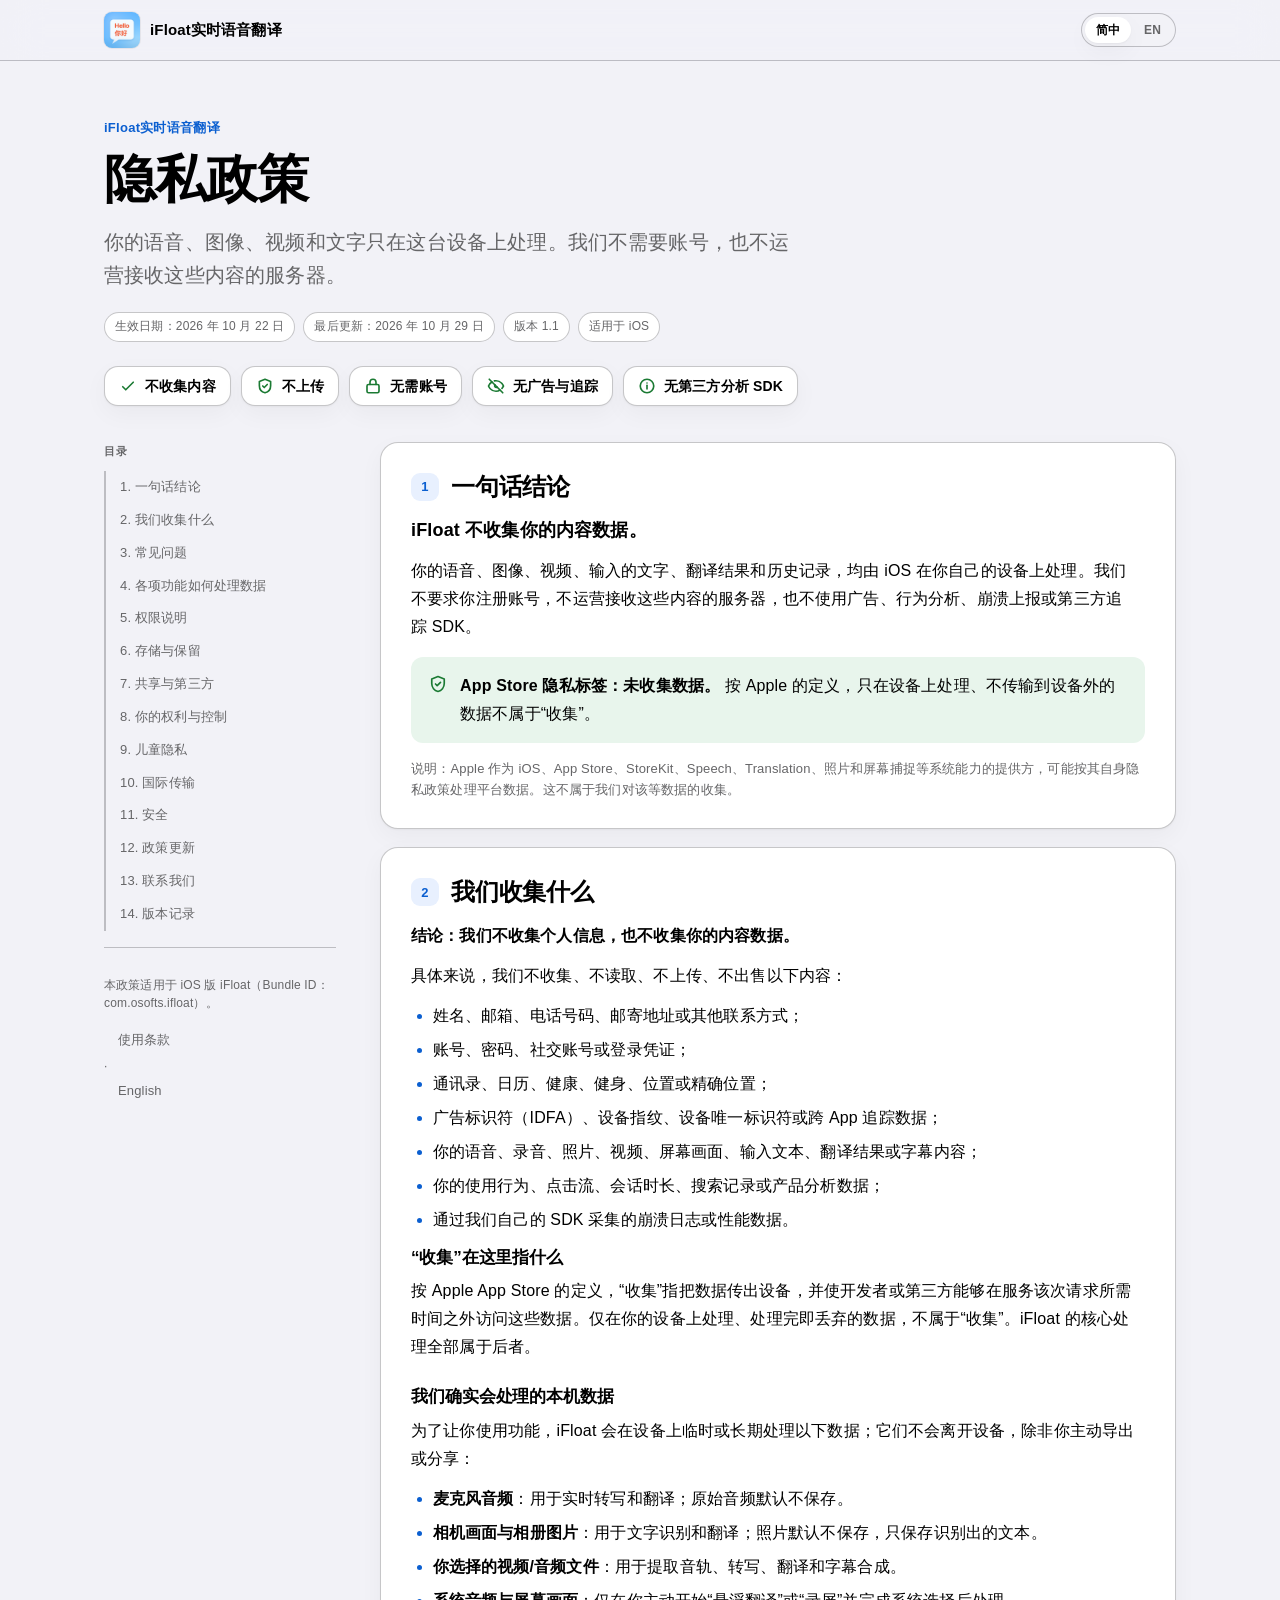
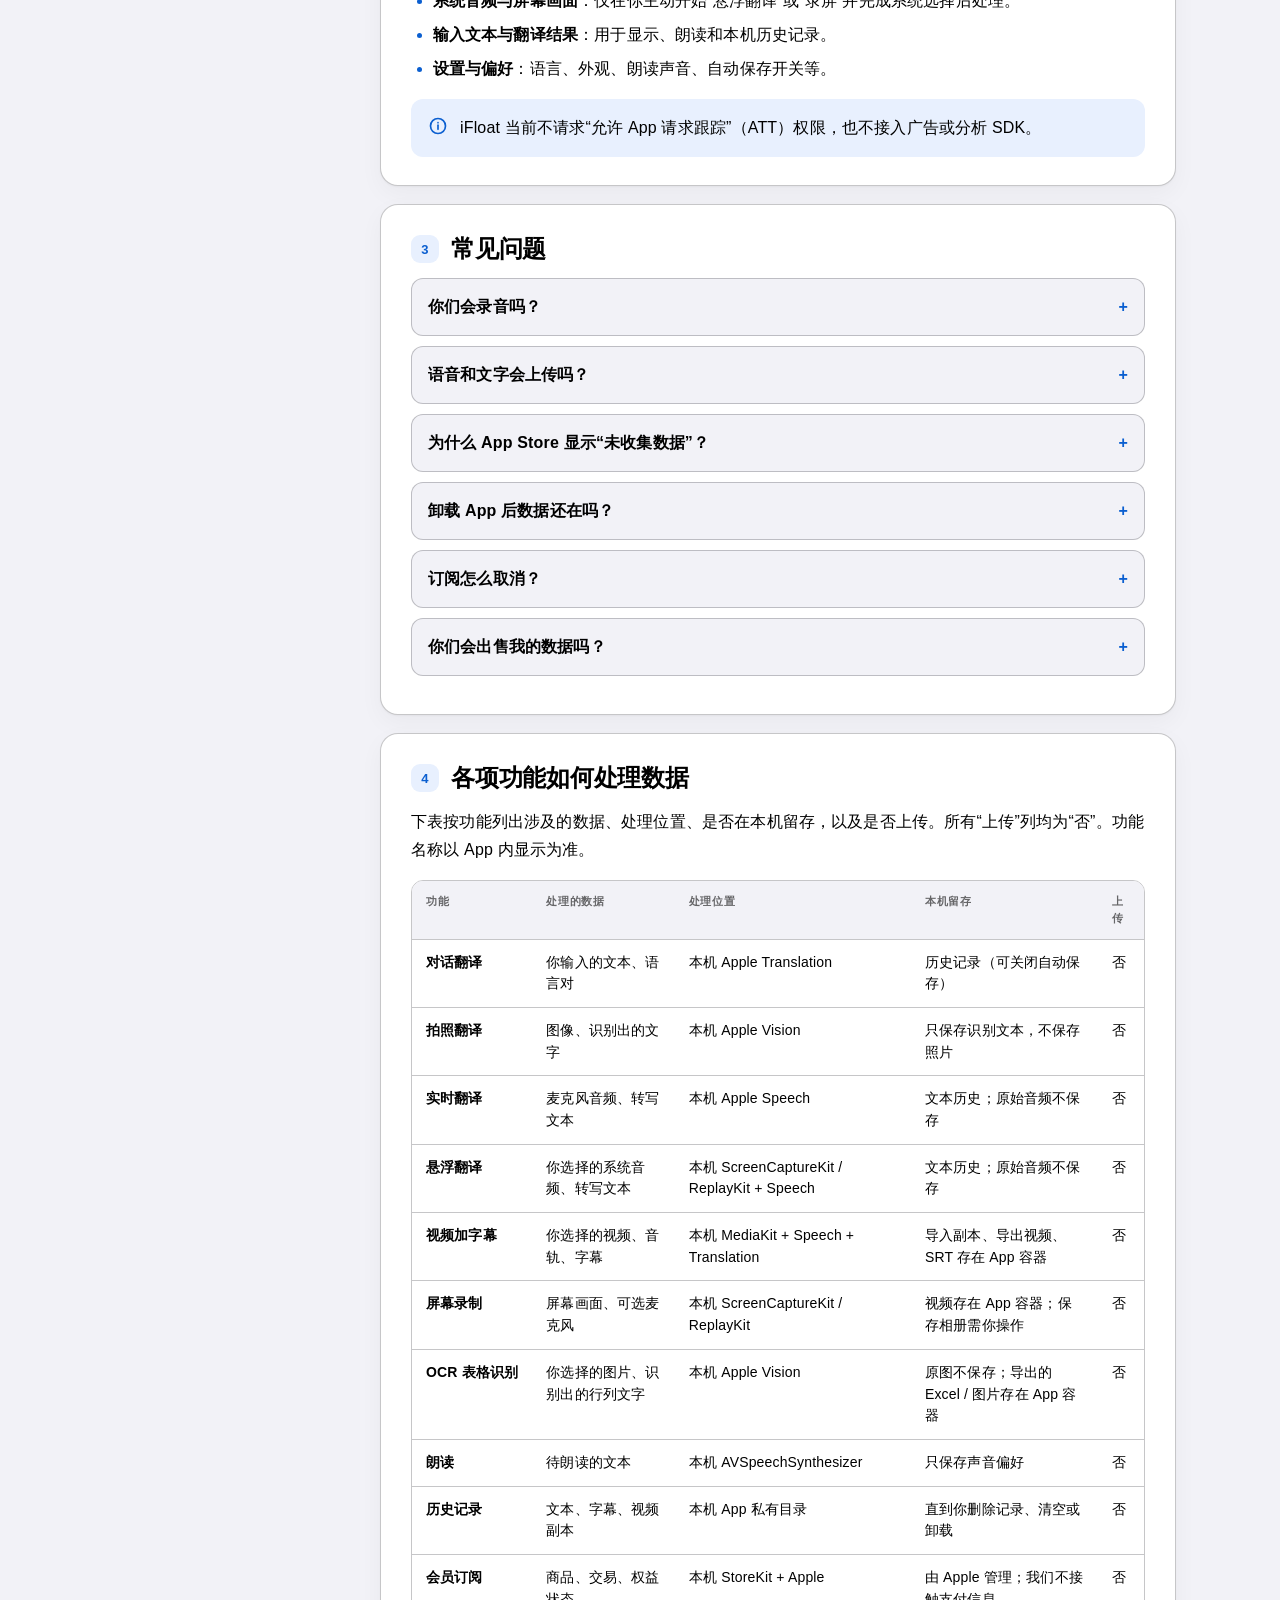
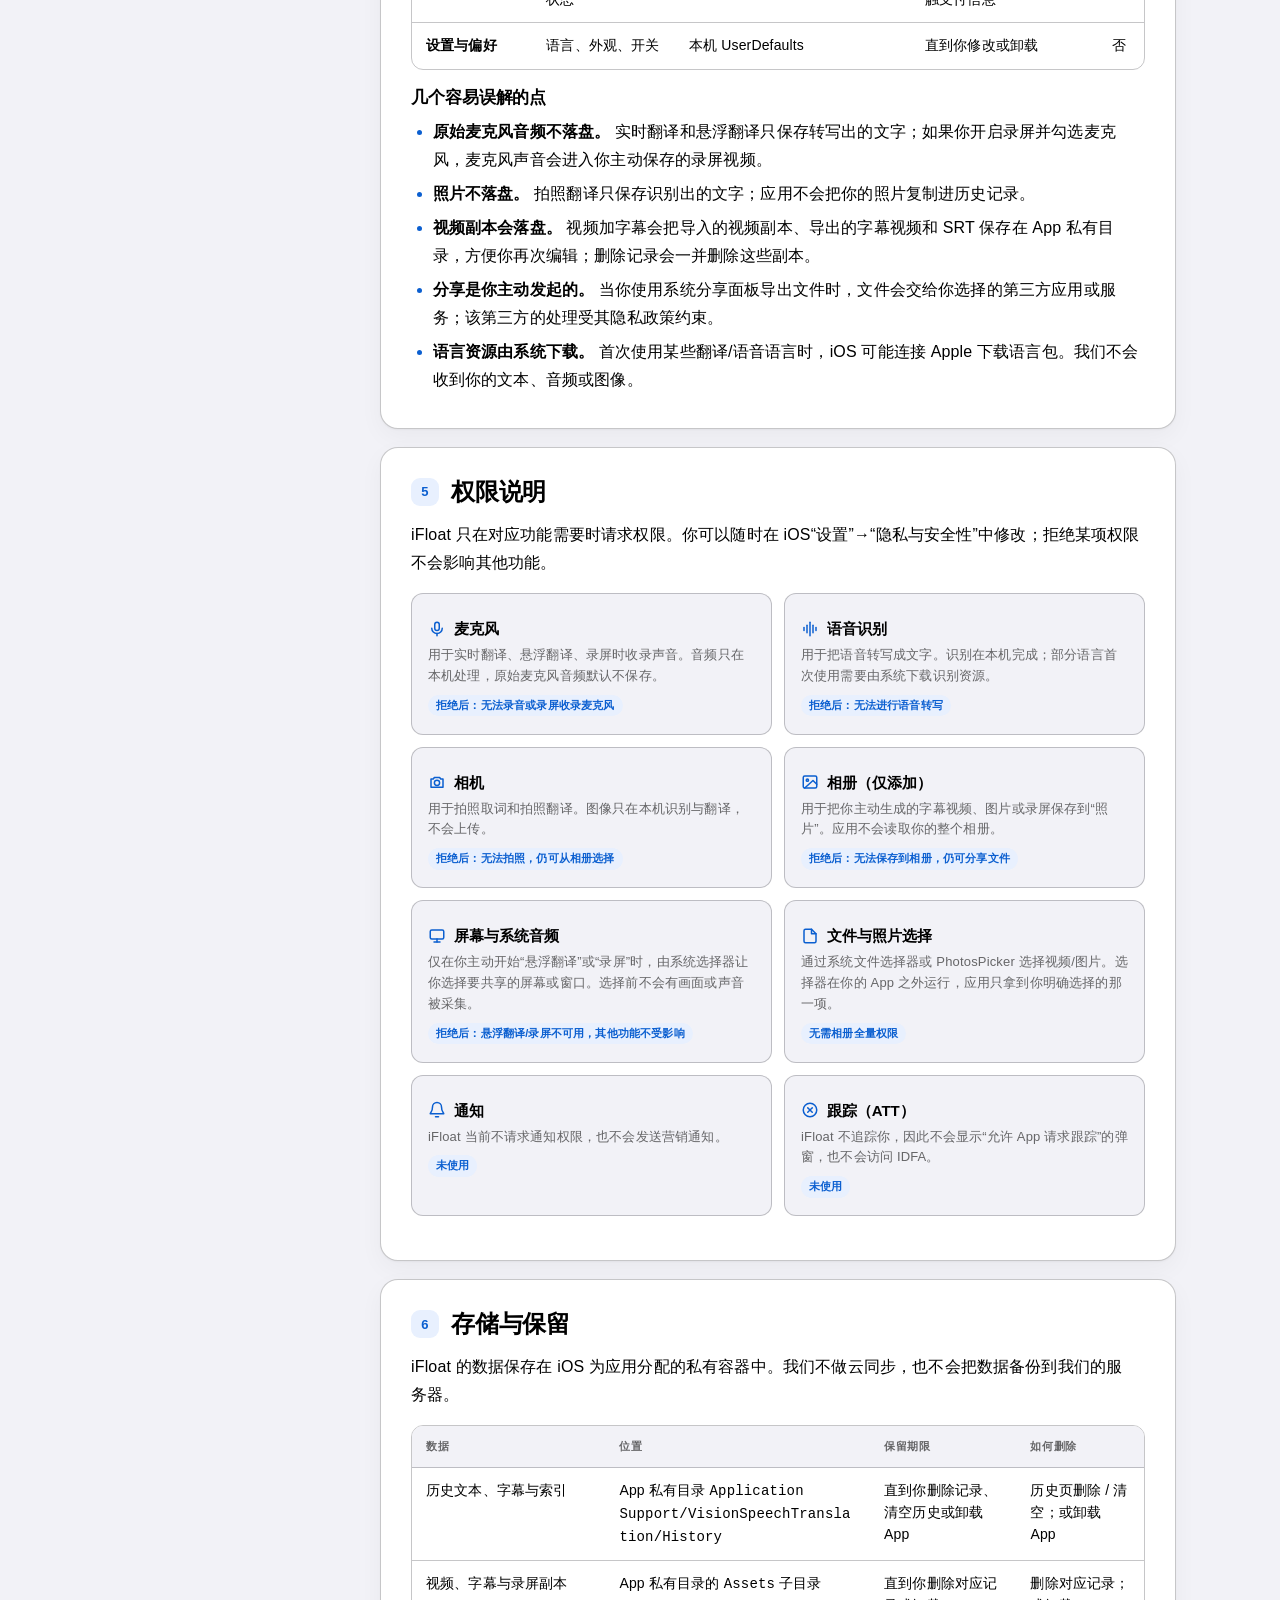
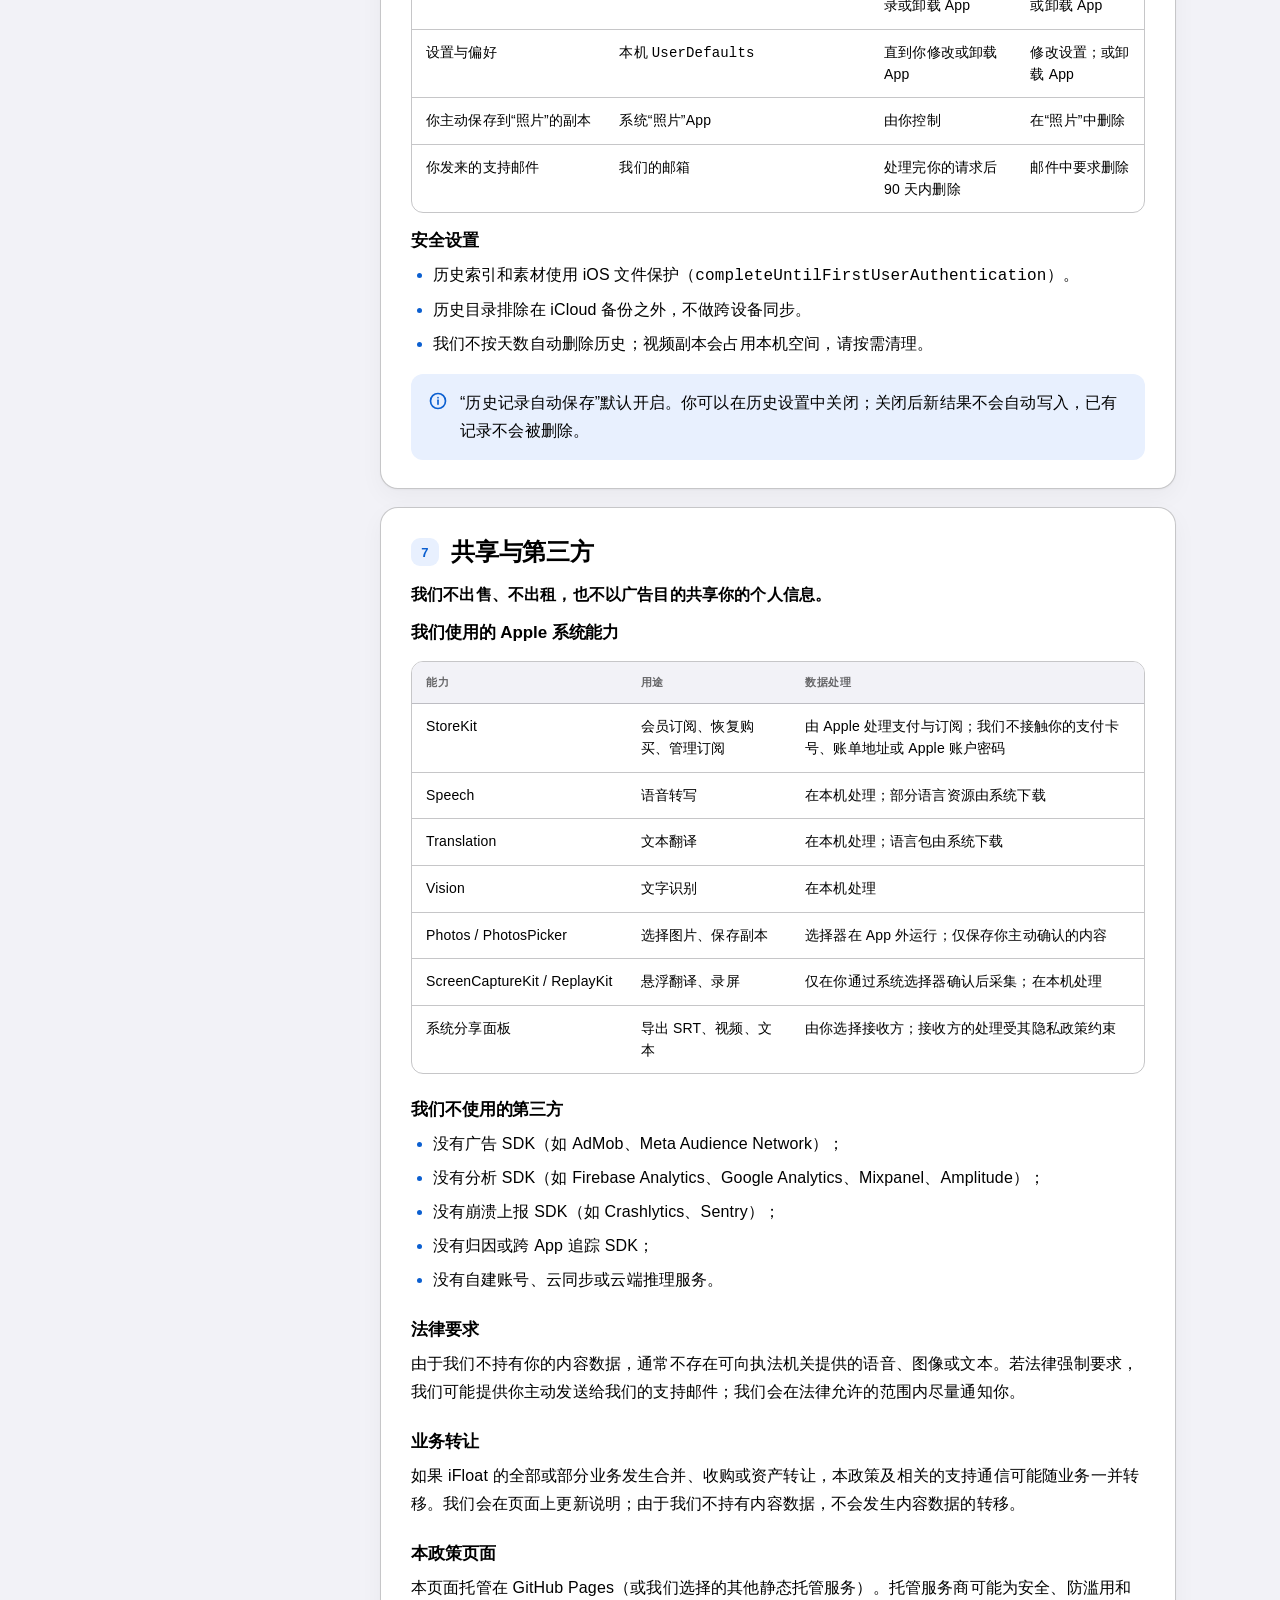
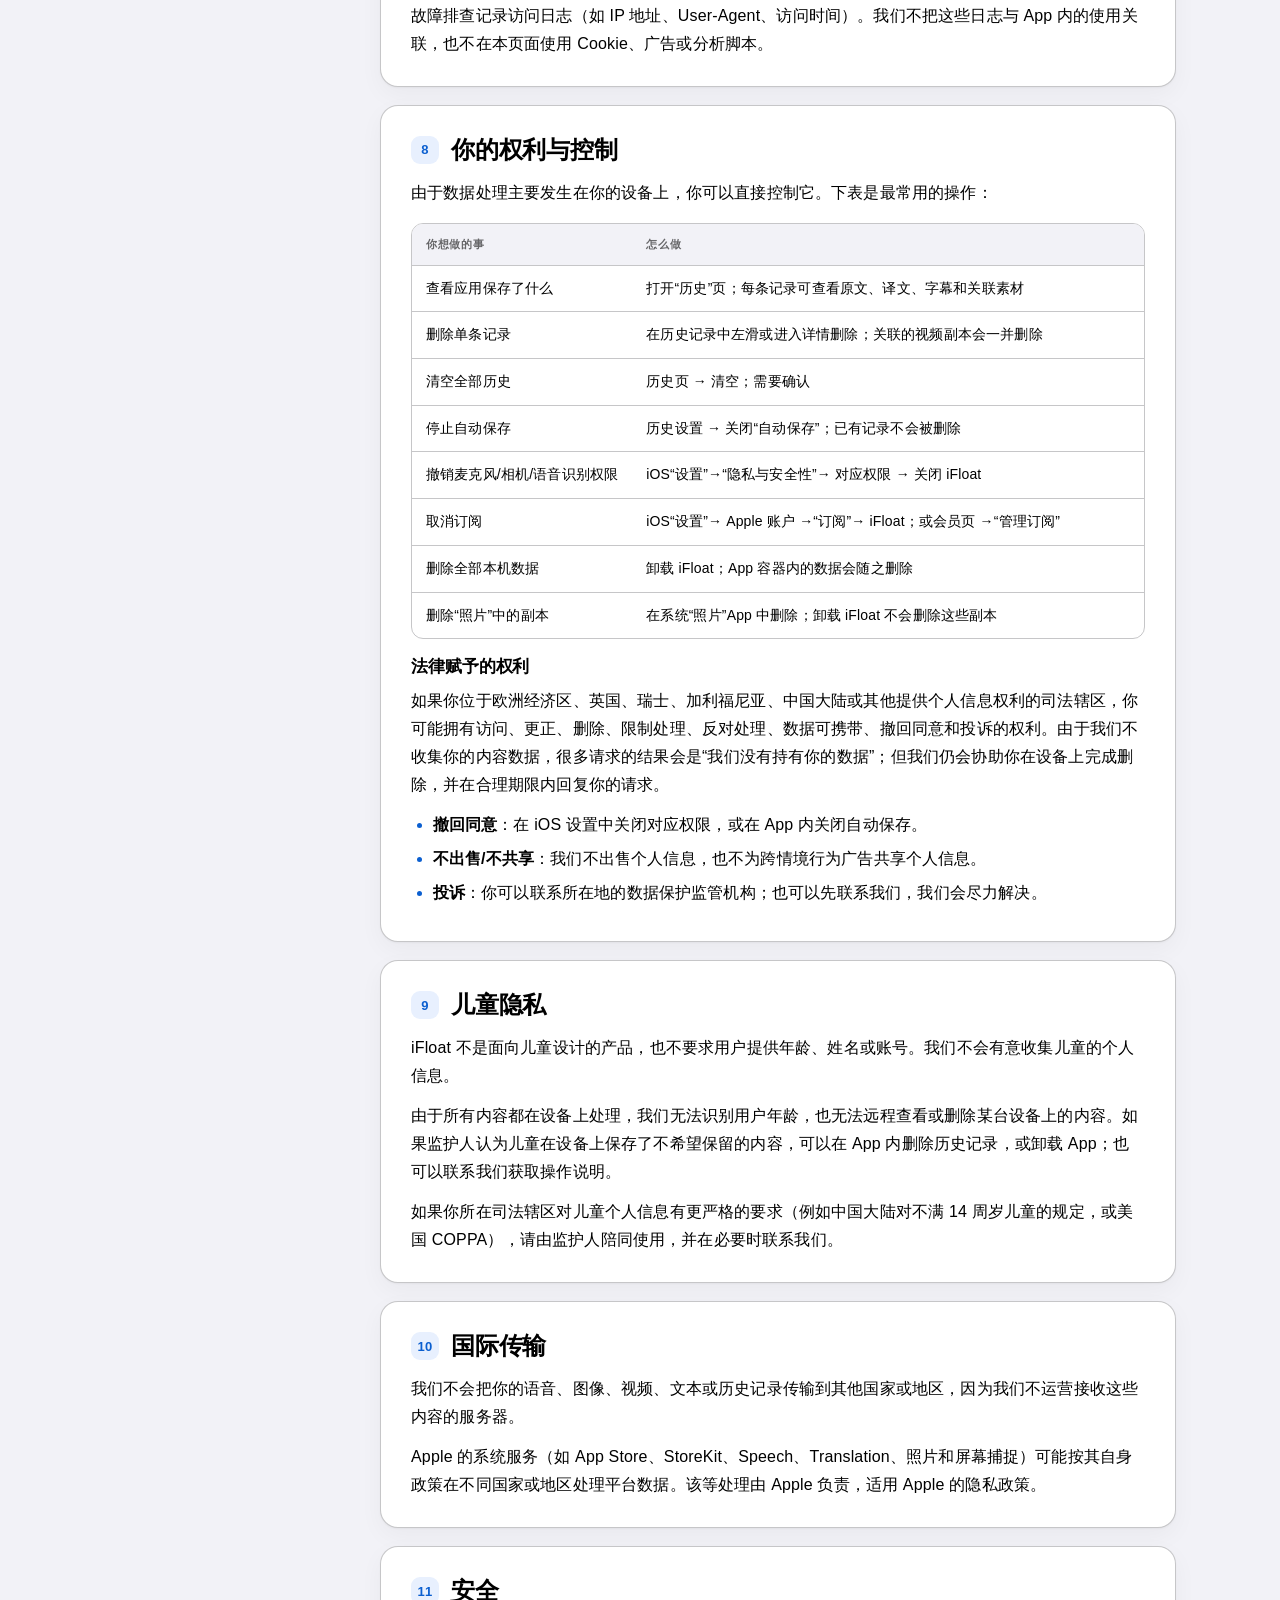
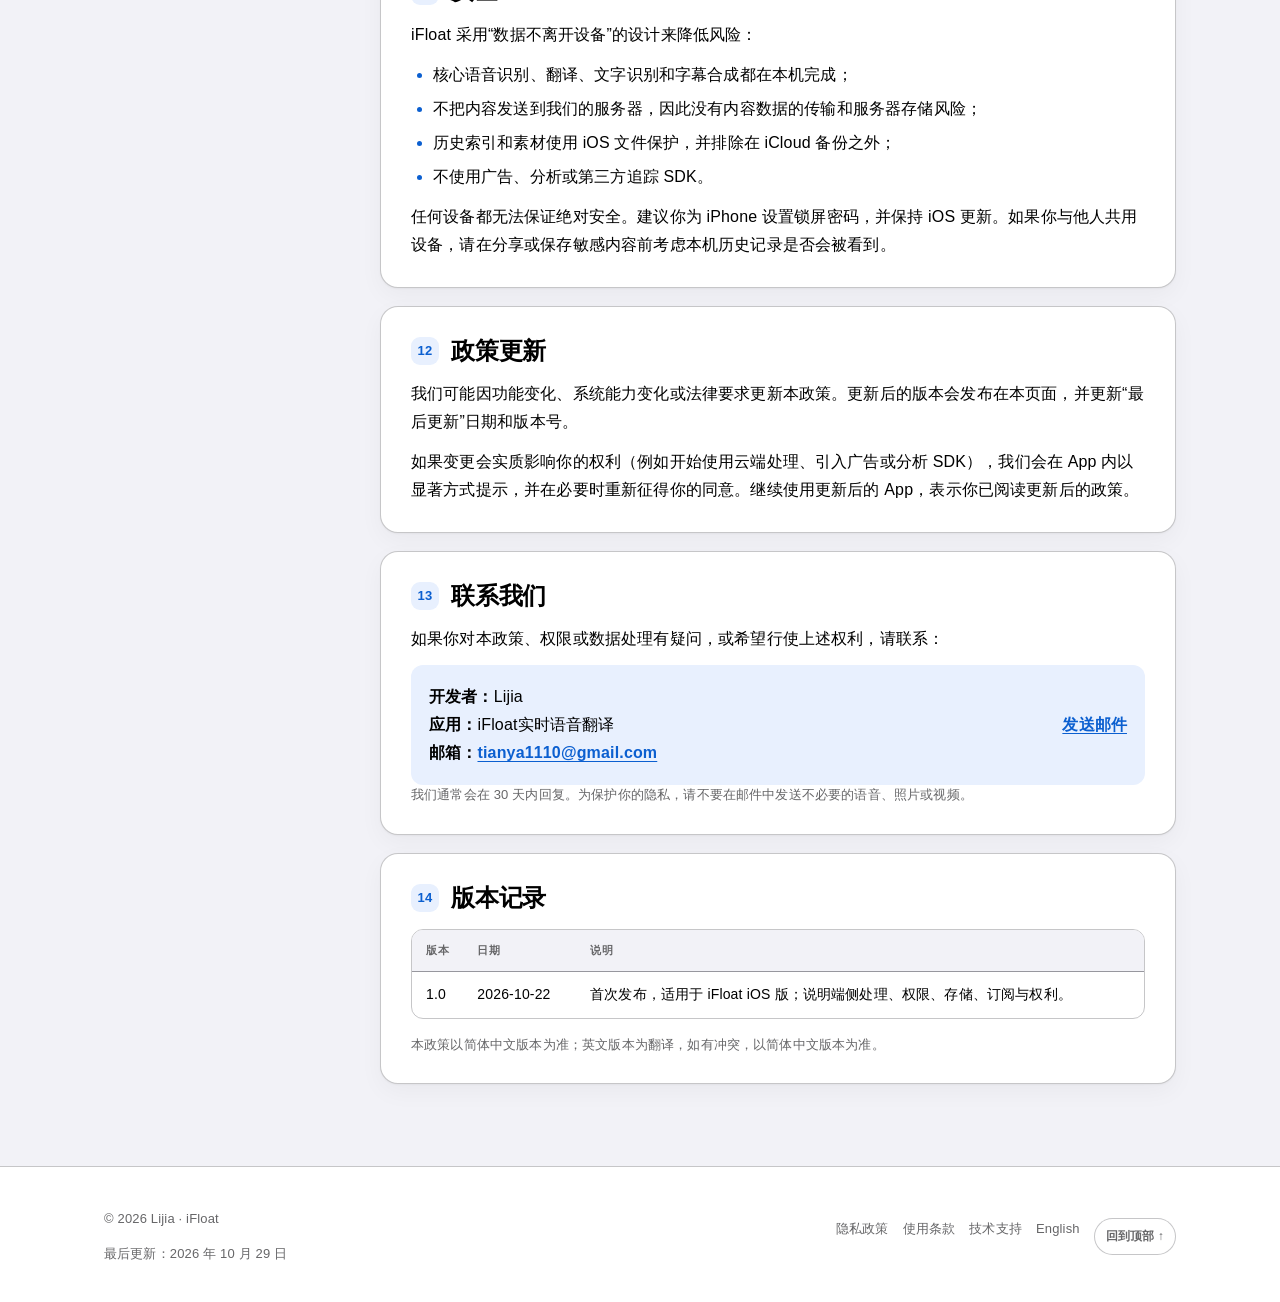
<file: privacy.html>
<!DOCTYPE html>
<html lang="zh-Hans">
<head>
<meta charset="utf-8">
<meta name="viewport" content="width=device-width, initial-scale=1">
<title>隐私政策 · iFloat实时语音翻译</title>
<meta name="description" content="iFloat（iFloat实时语音翻译）隐私政策：语音、图像、视频和文字均在你的设备上处理；无需账号，不上传内容，不含广告与分析 SDK。">
<meta name="robots" content="index,follow">
<meta name="referrer" content="no-referrer">
<meta name="theme-color" content="#f2f2f7" media="(prefers-color-scheme: light)">
<meta name="theme-color" content="#000000" media="(prefers-color-scheme: dark)">
<link rel="canonical" href="https://likky.github.io/ifloat-privacy/privacy.html">
<link rel="alternate" hreflang="zh-Hans" href="https://likky.github.io/ifloat-privacy/privacy.html">
<link rel="alternate" hreflang="en" href="https://likky.github.io/ifloat-privacy/privacy-en.html">
<link rel="alternate" hreflang="x-default" href="https://likky.github.io/ifloat-privacy/privacy.html">
<link rel="stylesheet" href="assets/legal.css">
<link rel="icon" type="image/png" href="assets/app-icon.png">
<link rel="apple-touch-icon" href="assets/app-icon.png">
<meta http-equiv="Content-Security-Policy" content="default-src 'none'; style-src 'self'; img-src 'self' data:; script-src 'self'; base-uri 'none'; form-action 'none'">
</head>
<body>
<a class="skip-link" href="#main">跳到正文</a>

<header class="site-header">
  <div class="header-inner">
    <a class="brand" href="index.html">
      <img class="brand-mark" src="assets/app-icon.png" width="36" height="36" alt="" decoding="async">
      <span class="brand-text">iFloat实时语音翻译</span>
    </a>
    <nav class="lang-switch" aria-label="语言">
      <a href="privacy.html" aria-current="page" lang="zh-Hans">简中</a>
      <a href="privacy-en.html" lang="en">EN</a>
    </nav>
  </div>
</header>

<main id="main">
  <div class="hero">
    <p class="eyebrow">iFloat实时语音翻译</p>
    <h1>隐私政策</h1>
    <p class="lead">你的语音、图像、视频和文字只在这台设备上处理。我们不需要账号，也不运营接收这些内容的服务器。</p>
    <div class="meta">
      <span class="pill">生效日期：2026 年 10 月 22 日</span>
      <span class="pill">最后更新：2026 年 10 月 29 日</span>
      <span class="pill">版本 1.1</span>
      <span class="pill">适用于 iOS</span>
    </div>
    <ul class="badges" aria-label="关键结论">
      <li class="badge"><svg viewBox="0 0 24 24" fill="none" stroke="currentColor" stroke-width="2.2" stroke-linecap="round" stroke-linejoin="round" aria-hidden="true"><path d="m5 13 4 4L19 7"/></svg>不收集内容</li>
      <li class="badge"><svg viewBox="0 0 24 24" fill="none" stroke="currentColor" stroke-width="2.2" stroke-linecap="round" stroke-linejoin="round" aria-hidden="true"><path d="M12 3 4.5 6v5.5c0 4.6 3.2 8.4 7.5 9.5 4.3-1.1 7.5-4.9 7.5-9.5V6L12 3Z"/><path d="m9 12 2 2 4-4"/></svg>不上传</li>
      <li class="badge"><svg viewBox="0 0 24 24" fill="none" stroke="currentColor" stroke-width="2.2" stroke-linecap="round" stroke-linejoin="round" aria-hidden="true"><rect x="4" y="10" width="16" height="11" rx="2"/><path d="M8 10V7a4 4 0 0 1 8 0v3"/></svg>无需账号</li>
      <li class="badge"><svg viewBox="0 0 24 24" fill="none" stroke="currentColor" stroke-width="2.2" stroke-linecap="round" stroke-linejoin="round" aria-hidden="true"><path d="m3 3 18 18"/><path d="M10.6 10.6a2 2 0 0 0 2.8 2.8"/><path d="M9.9 5.2A10.5 10.5 0 0 1 12 5c7 0 10 7 10 7a18 18 0 0 1-2.1 3.2"/><path d="M6.6 6.6C3.6 8.4 2 12 2 12s3 7 10 7a10.6 10.6 0 0 0 5.4-1.5"/></svg>无广告与追踪</li>
      <li class="badge"><svg viewBox="0 0 24 24" fill="none" stroke="currentColor" stroke-width="2.2" stroke-linecap="round" stroke-linejoin="round" aria-hidden="true"><circle cx="12" cy="12" r="9"/><path d="M12 11v5"/><path d="M12 8h.01"/></svg>无第三方分析 SDK</li>
    </ul>
  </div>

  <div class="layout">
    <nav class="toc" aria-label="目录">
      <p class="toc-title">目录</p>
      <ol>
        <li><a href="#summary">1. 一句话结论</a></li>
        <li><a href="#collect">2. 我们收集什么</a></li>
        <li><a href="#faq">3. 常见问题</a></li>
        <li><a href="#features">4. 各项功能如何处理数据</a></li>
        <li><a href="#permissions">5. 权限说明</a></li>
        <li><a href="#retention">6. 存储与保留</a></li>
        <li><a href="#sharing">7. 共享与第三方</a></li>
        <li><a href="#rights">8. 你的权利与控制</a></li>
        <li><a href="#children">9. 儿童隐私</a></li>
        <li><a href="#transfers">10. 国际传输</a></li>
        <li><a href="#security">11. 安全</a></li>
        <li><a href="#changes">12. 政策更新</a></li>
        <li><a href="#contact">13. 联系我们</a></li>
        <li><a href="#versions">14. 版本记录</a></li>
      </ol>
      <div class="toc-foot">
        <p>本政策适用于 iOS 版 iFloat（Bundle ID：com.osofts.ifloat）。</p>
        <p><a href="terms.html">使用条款</a> · <a href="privacy-en.html" lang="en">English</a></p>
      </div>
    </nav>

    <div class="content">
      <details class="toc-mobile">
        <summary>目录</summary>
        <ol>
          <li><a href="#summary">1. 一句话结论</a></li>
          <li><a href="#collect">2. 我们收集什么</a></li>
          <li><a href="#faq">3. 常见问题</a></li>
          <li><a href="#features">4. 各项功能如何处理数据</a></li>
          <li><a href="#permissions">5. 权限说明</a></li>
          <li><a href="#retention">6. 存储与保留</a></li>
          <li><a href="#sharing">7. 共享与第三方</a></li>
          <li><a href="#rights">8. 你的权利与控制</a></li>
          <li><a href="#children">9. 儿童隐私</a></li>
          <li><a href="#transfers">10. 国际传输</a></li>
          <li><a href="#security">11. 安全</a></li>
          <li><a href="#changes">12. 政策更新</a></li>
          <li><a href="#contact">13. 联系我们</a></li>
          <li><a href="#versions">14. 版本记录</a></li>
        </ol>
      </details>

      <section class="section" id="summary" aria-labelledby="summary-title">
        <div class="section-head">
          <span class="section-num" aria-hidden="true">1</span>
          <h2 id="summary-title">一句话结论</h2>
        </div>
        <p class="lead-strong">iFloat 不收集你的内容数据。</p>
        <p>你的语音、图像、视频、输入的文字、翻译结果和历史记录，均由 iOS 在你自己的设备上处理。我们不要求你注册账号，不运营接收这些内容的服务器，也不使用广告、行为分析、崩溃上报或第三方追踪 SDK。</p>
        <div class="callout callout-success">
          <svg viewBox="0 0 24 24" fill="none" stroke="currentColor" stroke-width="2" stroke-linecap="round" stroke-linejoin="round" aria-hidden="true"><path d="M12 3 4.5 6v5.5c0 4.6 3.2 8.4 7.5 9.5 4.3-1.1 7.5-4.9 7.5-9.5V6L12 3Z"/><path d="m9 12 2 2 4-4"/></svg>
          <p><strong>App Store 隐私标签：未收集数据。</strong> 按 Apple 的定义，只在设备上处理、不传输到设备外的数据不属于“收集”。</p>
        </div>
        <p class="small muted">说明：Apple 作为 iOS、App Store、StoreKit、Speech、Translation、照片和屏幕捕捉等系统能力的提供方，可能按其自身隐私政策处理平台数据。这不属于我们对该等数据的收集。</p>
      </section>

      <section class="section" id="collect" aria-labelledby="collect-title">
        <div class="section-head">
          <span class="section-num" aria-hidden="true">2</span>
          <h2 id="collect-title">我们收集什么</h2>
        </div>
        <p><strong>结论：我们不收集个人信息，也不收集你的内容数据。</strong></p>
        <p>具体来说，我们不收集、不读取、不上传、不出售以下内容：</p>
        <ul>
          <li>姓名、邮箱、电话号码、邮寄地址或其他联系方式；</li>
          <li>账号、密码、社交账号或登录凭证；</li>
          <li>通讯录、日历、健康、健身、位置或精确位置；</li>
          <li>广告标识符（IDFA）、设备指纹、设备唯一标识符或跨 App 追踪数据；</li>
          <li>你的语音、录音、照片、视频、屏幕画面、输入文本、翻译结果或字幕内容；</li>
          <li>你的使用行为、点击流、会话时长、搜索记录或产品分析数据；</li>
          <li>通过我们自己的 SDK 采集的崩溃日志或性能数据。</li>
        </ul>
        <h3>“收集”在这里指什么</h3>
        <p>按 Apple App Store 的定义，“收集”指把数据传出设备，并使开发者或第三方能够在服务该次请求所需时间之外访问这些数据。仅在你的设备上处理、处理完即丢弃的数据，不属于“收集”。iFloat 的核心处理全部属于后者。</p>
        <h3>我们确实会处理的本机数据</h3>
        <p>为了让你使用功能，iFloat 会在设备上临时或长期处理以下数据；它们不会离开设备，除非你主动导出或分享：</p>
        <ul>
          <li><strong>麦克风音频</strong>：用于实时转写和翻译；原始音频默认不保存。</li>
          <li><strong>相机画面与相册图片</strong>：用于文字识别和翻译；照片默认不保存，只保存识别出的文本。</li>
          <li><strong>你选择的视频/音频文件</strong>：用于提取音轨、转写、翻译和字幕合成。</li>
          <li><strong>系统音频与屏幕画面</strong>：仅在你主动开始“悬浮翻译”或“录屏”并完成系统选择后处理。</li>
          <li><strong>输入文本与翻译结果</strong>：用于显示、朗读和本机历史记录。</li>
          <li><strong>设置与偏好</strong>：语言、外观、朗读声音、自动保存开关等。</li>
        </ul>
        <div class="callout callout-info">
          <svg viewBox="0 0 24 24" fill="none" stroke="currentColor" stroke-width="2" stroke-linecap="round" stroke-linejoin="round" aria-hidden="true"><circle cx="12" cy="12" r="9"/><path d="M12 11v5"/><path d="M12 8h.01"/></svg>
          <p>iFloat 当前不请求“允许 App 请求跟踪”（ATT）权限，也不接入广告或分析 SDK。</p>
        </div>
      </section>

      <section class="section" id="faq" aria-labelledby="faq-title">
        <div class="section-head">
          <span class="section-num" aria-hidden="true">3</span>
          <h2 id="faq-title">常见问题</h2>
        </div>
        <div class="faq">
          <details>
            <summary>你们会录音吗？</summary>
            <p>只有在你主动开始实时翻译、录音或录屏并授予麦克风权限时，应用才会采集音频。音频用于本机转写；原始麦克风音频默认不保存。你若开启录屏并勾选麦克风，麦克风声音会被混合进你主动保存的录屏视频。</p>
          </details>
          <details>
            <summary>语音和文字会上传吗？</summary>
            <p>不会上传到我们的服务器。转写、翻译、文字识别和字幕合成均在本机完成。首次使用某些语言时，iOS 可能从 Apple 下载翻译或语音资源；该过程由系统处理，我们不会收到你的内容。</p>
          </details>
          <details>
            <summary>为什么 App Store 显示“未收集数据”？</summary>
            <p>因为 iFloat 不把内容传出设备，也不运营接收内容的服务器。按 Apple 的定义，设备端处理不属于“收集”。</p>
          </details>
          <details>
            <summary>卸载 App 后数据还在吗？</summary>
            <p>iFloat 的历史记录、设置和 App 容器内的视频副本会随 App 卸载而删除。你此前主动保存到“照片”的副本不受影响，需要在“照片”中自行删除。</p>
          </details>
          <details>
            <summary>订阅怎么取消？</summary>
            <p>订阅由 Apple 管理。打开 iOS“设置”→ 点你的 Apple 账户 →“订阅”，选择 iFloat 后取消。也可以在 App 的会员页使用“管理订阅”。取消后，当前已付费周期结束前仍可使用会员功能。</p>
          </details>
          <details>
            <summary>你们会出售我的数据吗？</summary>
            <p>不会。我们没有可出售的内容数据，也不出售、出租或以广告目的共享个人信息。</p>
          </details>
        </div>
      </section>

      <section class="section" id="features" aria-labelledby="features-title">
        <div class="section-head">
          <span class="section-num" aria-hidden="true">4</span>
          <h2 id="features-title">各项功能如何处理数据</h2>
        </div>
        <p>下表按功能列出涉及的数据、处理位置、是否在本机留存，以及是否上传。所有“上传”列均为“否”。功能名称以 App 内显示为准。</p>
        <p class="table-hint">在手机上，表格会自动排成卡片，方便阅读。</p>
        <div class="table-wrap">
          <table class="responsive">
            <thead>
              <tr><th>功能</th><th>处理的数据</th><th>处理位置</th><th>本机留存</th><th>上传</th></tr>
            </thead>
            <tbody>
              <tr><td data-label="功能"><strong>对话翻译</strong></td><td data-label="处理的数据">你输入的文本、语言对</td><td data-label="处理位置">本机 Apple Translation</td><td data-label="本机留存">历史记录（可关闭自动保存）</td><td data-label="上传">否</td></tr>
              <tr><td data-label="功能"><strong>拍照翻译</strong></td><td data-label="处理的数据">图像、识别出的文字</td><td data-label="处理位置">本机 Apple Vision</td><td data-label="本机留存">只保存识别文本，不保存照片</td><td data-label="上传">否</td></tr>
              <tr><td data-label="功能"><strong>实时翻译</strong></td><td data-label="处理的数据">麦克风音频、转写文本</td><td data-label="处理位置">本机 Apple Speech</td><td data-label="本机留存">文本历史；原始音频不保存</td><td data-label="上传">否</td></tr>
              <tr><td data-label="功能"><strong>悬浮翻译</strong></td><td data-label="处理的数据">你选择的系统音频、转写文本</td><td data-label="处理位置">本机 ScreenCaptureKit / ReplayKit + Speech</td><td data-label="本机留存">文本历史；原始音频不保存</td><td data-label="上传">否</td></tr>
              <tr><td data-label="功能"><strong>视频加字幕</strong></td><td data-label="处理的数据">你选择的视频、音轨、字幕</td><td data-label="处理位置">本机 MediaKit + Speech + Translation</td><td data-label="本机留存">导入副本、导出视频、SRT 存在 App 容器</td><td data-label="上传">否</td></tr>
              <tr><td data-label="功能"><strong>屏幕录制</strong></td><td data-label="处理的数据">屏幕画面、可选麦克风</td><td data-label="处理位置">本机 ScreenCaptureKit / ReplayKit</td><td data-label="本机留存">视频存在 App 容器；保存相册需你操作</td><td data-label="上传">否</td></tr>
              <tr><td data-label="功能"><strong>OCR 表格识别</strong></td><td data-label="处理的数据">你选择的图片、识别出的行列文字</td><td data-label="处理位置">本机 Apple Vision</td><td data-label="本机留存">原图不保存；导出的 Excel / 图片存在 App 容器</td><td data-label="上传">否</td></tr>
              <tr><td data-label="功能"><strong>朗读</strong></td><td data-label="处理的数据">待朗读的文本</td><td data-label="处理位置">本机 AVSpeechSynthesizer</td><td data-label="本机留存">只保存声音偏好</td><td data-label="上传">否</td></tr>
              <tr><td data-label="功能"><strong>历史记录</strong></td><td data-label="处理的数据">文本、字幕、视频副本</td><td data-label="处理位置">本机 App 私有目录</td><td data-label="本机留存">直到你删除记录、清空或卸载</td><td data-label="上传">否</td></tr>
              <tr><td data-label="功能"><strong>会员订阅</strong></td><td data-label="处理的数据">商品、交易、权益状态</td><td data-label="处理位置">本机 StoreKit + Apple</td><td data-label="本机留存">由 Apple 管理；我们不接触支付信息</td><td data-label="上传">否</td></tr>
              <tr><td data-label="功能"><strong>设置与偏好</strong></td><td data-label="处理的数据">语言、外观、开关</td><td data-label="处理位置">本机 UserDefaults</td><td data-label="本机留存">直到你修改或卸载</td><td data-label="上传">否</td></tr>
            </tbody>
          </table>
        </div>
        <h3>几个容易误解的点</h3>
        <ul>
          <li><strong>原始麦克风音频不落盘。</strong> 实时翻译和悬浮翻译只保存转写出的文字；如果你开启录屏并勾选麦克风，麦克风声音会进入你主动保存的录屏视频。</li>
          <li><strong>照片不落盘。</strong> 拍照翻译只保存识别出的文字；应用不会把你的照片复制进历史记录。</li>
          <li><strong>视频副本会落盘。</strong> 视频加字幕会把导入的视频副本、导出的字幕视频和 SRT 保存在 App 私有目录，方便你再次编辑；删除记录会一并删除这些副本。</li>
          <li><strong>分享是你主动发起的。</strong> 当你使用系统分享面板导出文件时，文件会交给你选择的第三方应用或服务；该第三方的处理受其隐私政策约束。</li>
          <li><strong>语言资源由系统下载。</strong> 首次使用某些翻译/语音语言时，iOS 可能连接 Apple 下载语言包。我们不会收到你的文本、音频或图像。</li>
        </ul>
      </section>

      <section class="section" id="permissions" aria-labelledby="permissions-title">
        <div class="section-head">
          <span class="section-num" aria-hidden="true">5</span>
          <h2 id="permissions-title">权限说明</h2>
        </div>
        <p>iFloat 只在对应功能需要时请求权限。你可以随时在 iOS“设置”→“隐私与安全性”中修改；拒绝某项权限不会影响其他功能。</p>
        <div class="permissions">
          <div class="permission">
            <h3><svg viewBox="0 0 24 24" fill="none" stroke="currentColor" stroke-width="2" stroke-linecap="round" stroke-linejoin="round" aria-hidden="true"><rect x="9" y="3" width="6" height="11" rx="3"/><path d="M5 11a7 7 0 0 0 14 0"/><path d="M12 18v3"/></svg>麦克风</h3>
            <p>用于实时翻译、悬浮翻译、录屏时收录声音。音频只在本机处理，原始麦克风音频默认不保存。</p>
            <span class="tag">拒绝后：无法录音或录屏收录麦克风</span>
          </div>
          <div class="permission">
            <h3><svg viewBox="0 0 24 24" fill="none" stroke="currentColor" stroke-width="2" stroke-linecap="round" stroke-linejoin="round" aria-hidden="true"><path d="M12 3v18"/><path d="M8 7v10"/><path d="M16 7v10"/><path d="M4 10v4"/><path d="M20 10v4"/></svg>语音识别</h3>
            <p>用于把语音转写成文字。识别在本机完成；部分语言首次使用需要由系统下载识别资源。</p>
            <span class="tag">拒绝后：无法进行语音转写</span>
          </div>
          <div class="permission">
            <h3><svg viewBox="0 0 24 24" fill="none" stroke="currentColor" stroke-width="2" stroke-linecap="round" stroke-linejoin="round" aria-hidden="true"><path d="M4 8h3l1.5-2h7L17 8h3v11H4V8Z"/><circle cx="12" cy="13" r="3.5"/></svg>相机</h3>
            <p>用于拍照取词和拍照翻译。图像只在本机识别与翻译，不会上传。</p>
            <span class="tag">拒绝后：无法拍照，仍可从相册选择</span>
          </div>
          <div class="permission">
            <h3><svg viewBox="0 0 24 24" fill="none" stroke="currentColor" stroke-width="2" stroke-linecap="round" stroke-linejoin="round" aria-hidden="true"><rect x="3" y="4" width="18" height="16" rx="2"/><circle cx="8.5" cy="9.5" r="1.5"/><path d="m21 15-5-5L5 20"/></svg>相册（仅添加）</h3>
            <p>用于把你主动生成的字幕视频、图片或录屏保存到“照片”。应用不会读取你的整个相册。</p>
            <span class="tag">拒绝后：无法保存到相册，仍可分享文件</span>
          </div>
          <div class="permission">
            <h3><svg viewBox="0 0 24 24" fill="none" stroke="currentColor" stroke-width="2" stroke-linecap="round" stroke-linejoin="round" aria-hidden="true"><rect x="3" y="4" width="18" height="12" rx="2"/><path d="M8 20h8"/><path d="M12 16v4"/></svg>屏幕与系统音频</h3>
            <p>仅在你主动开始“悬浮翻译”或“录屏”时，由系统选择器让你选择要共享的屏幕或窗口。选择前不会有画面或声音被采集。</p>
            <span class="tag">拒绝后：悬浮翻译/录屏不可用，其他功能不受影响</span>
          </div>
          <div class="permission">
            <h3><svg viewBox="0 0 24 24" fill="none" stroke="currentColor" stroke-width="2" stroke-linecap="round" stroke-linejoin="round" aria-hidden="true"><path d="M14 3H6a2 2 0 0 0-2 2v14a2 2 0 0 0 2 2h12a2 2 0 0 0 2-2V9l-6-6Z"/><path d="M14 3v6h6"/></svg>文件与照片选择</h3>
            <p>通过系统文件选择器或 PhotosPicker 选择视频/图片。选择器在你的 App 之外运行，应用只拿到你明确选择的那一项。</p>
            <span class="tag">无需相册全量权限</span>
          </div>
          <div class="permission">
            <h3><svg viewBox="0 0 24 24" fill="none" stroke="currentColor" stroke-width="2" stroke-linecap="round" stroke-linejoin="round" aria-hidden="true"><path d="M18 8a6 6 0 0 0-12 0c0 7-3 7-3 9h18c0-2-3-2-3-9"/><path d="M10 21h4"/></svg>通知</h3>
            <p>iFloat 当前不请求通知权限，也不会发送营销通知。</p>
            <span class="tag">未使用</span>
          </div>
          <div class="permission">
            <h3><svg viewBox="0 0 24 24" fill="none" stroke="currentColor" stroke-width="2" stroke-linecap="round" stroke-linejoin="round" aria-hidden="true"><circle cx="12" cy="12" r="9"/><path d="m9 9 6 6"/><path d="m15 9-6 6"/></svg>跟踪（ATT）</h3>
            <p>iFloat 不追踪你，因此不会显示“允许 App 请求跟踪”的弹窗，也不会访问 IDFA。</p>
            <span class="tag">未使用</span>
          </div>
        </div>
      </section>

      <section class="section" id="retention" aria-labelledby="retention-title">
        <div class="section-head">
          <span class="section-num" aria-hidden="true">6</span>
          <h2 id="retention-title">存储与保留</h2>
        </div>
        <p>iFloat 的数据保存在 iOS 为应用分配的私有容器中。我们不做云同步，也不会把数据备份到我们的服务器。</p>
        <div class="table-wrap">
          <table class="responsive">
            <thead>
              <tr><th>数据</th><th>位置</th><th>保留期限</th><th>如何删除</th></tr>
            </thead>
            <tbody>
              <tr><td data-label="数据">历史文本、字幕与索引</td><td data-label="位置">App 私有目录 <code>Application Support/VisionSpeechTranslation/History</code></td><td data-label="保留期限">直到你删除记录、清空历史或卸载 App</td><td data-label="如何删除">历史页删除 / 清空；或卸载 App</td></tr>
              <tr><td data-label="数据">视频、字幕与录屏副本</td><td data-label="位置">App 私有目录的 <code>Assets</code> 子目录</td><td data-label="保留期限">直到你删除对应记录或卸载 App</td><td data-label="如何删除">删除对应记录；或卸载 App</td></tr>
              <tr><td data-label="数据">设置与偏好</td><td data-label="位置">本机 <code>UserDefaults</code></td><td data-label="保留期限">直到你修改或卸载 App</td><td data-label="如何删除">修改设置；或卸载 App</td></tr>
              <tr><td data-label="数据">你主动保存到“照片”的副本</td><td data-label="位置">系统“照片”App</td><td data-label="保留期限">由你控制</td><td data-label="如何删除">在“照片”中删除</td></tr>
              <tr><td data-label="数据">你发来的支持邮件</td><td data-label="位置">我们的邮箱</td><td data-label="保留期限">处理完你的请求后 90 天内删除</td><td data-label="如何删除">邮件中要求删除</td></tr>
            </tbody>
          </table>
        </div>
        <h3>安全设置</h3>
        <ul>
          <li>历史索引和素材使用 iOS 文件保护（<code>completeUntilFirstUserAuthentication</code>）。</li>
          <li>历史目录排除在 iCloud 备份之外，不做跨设备同步。</li>
          <li>我们不按天数自动删除历史；视频副本会占用本机空间，请按需清理。</li>
        </ul>
        <div class="callout callout-info">
          <svg viewBox="0 0 24 24" fill="none" stroke="currentColor" stroke-width="2" stroke-linecap="round" stroke-linejoin="round" aria-hidden="true"><circle cx="12" cy="12" r="9"/><path d="M12 11v5"/><path d="M12 8h.01"/></svg>
          <p>“历史记录自动保存”默认开启。你可以在历史设置中关闭；关闭后新结果不会自动写入，已有记录不会被删除。</p>
        </div>
      </section>

      <section class="section" id="sharing" aria-labelledby="sharing-title">
        <div class="section-head">
          <span class="section-num" aria-hidden="true">7</span>
          <h2 id="sharing-title">共享与第三方</h2>
        </div>
        <p><strong>我们不出售、不出租，也不以广告目的共享你的个人信息。</strong></p>
        <h3>我们使用的 Apple 系统能力</h3>
        <div class="table-wrap">
          <table class="responsive">
            <thead>
              <tr><th>能力</th><th>用途</th><th>数据处理</th></tr>
            </thead>
            <tbody>
              <tr><td data-label="能力">StoreKit</td><td data-label="用途">会员订阅、恢复购买、管理订阅</td><td data-label="数据处理">由 Apple 处理支付与订阅；我们不接触你的支付卡号、账单地址或 Apple 账户密码</td></tr>
              <tr><td data-label="能力">Speech</td><td data-label="用途">语音转写</td><td data-label="数据处理">在本机处理；部分语言资源由系统下载</td></tr>
              <tr><td data-label="能力">Translation</td><td data-label="用途">文本翻译</td><td data-label="数据处理">在本机处理；语言包由系统下载</td></tr>
              <tr><td data-label="能力">Vision</td><td data-label="用途">文字识别</td><td data-label="数据处理">在本机处理</td></tr>
              <tr><td data-label="能力">Photos / PhotosPicker</td><td data-label="用途">选择图片、保存副本</td><td data-label="数据处理">选择器在 App 外运行；仅保存你主动确认的内容</td></tr>
              <tr><td data-label="能力">ScreenCaptureKit / ReplayKit</td><td data-label="用途">悬浮翻译、录屏</td><td data-label="数据处理">仅在你通过系统选择器确认后采集；在本机处理</td></tr>
              <tr><td data-label="能力">系统分享面板</td><td data-label="用途">导出 SRT、视频、文本</td><td data-label="数据处理">由你选择接收方；接收方的处理受其隐私政策约束</td></tr>
            </tbody>
          </table>
        </div>
        <h3>我们不使用的第三方</h3>
        <ul>
          <li>没有广告 SDK（如 AdMob、Meta Audience Network）；</li>
          <li>没有分析 SDK（如 Firebase Analytics、Google Analytics、Mixpanel、Amplitude）；</li>
          <li>没有崩溃上报 SDK（如 Crashlytics、Sentry）；</li>
          <li>没有归因或跨 App 追踪 SDK；</li>
          <li>没有自建账号、云同步或云端推理服务。</li>
        </ul>
        <h3>法律要求</h3>
        <p>由于我们不持有你的内容数据，通常不存在可向执法机关提供的语音、图像或文本。若法律强制要求，我们可能提供你主动发送给我们的支持邮件；我们会在法律允许的范围内尽量通知你。</p>
        <h3>业务转让</h3>
        <p>如果 iFloat 的全部或部分业务发生合并、收购或资产转让，本政策及相关的支持通信可能随业务一并转移。我们会在页面上更新说明；由于我们不持有内容数据，不会发生内容数据的转移。</p>
        <h3>本政策页面</h3>
        <p>本页面托管在 GitHub Pages（或我们选择的其他静态托管服务）。托管服务商可能为安全、防滥用和故障排查记录访问日志（如 IP 地址、User-Agent、访问时间）。我们不把这些日志与 App 内的使用关联，也不在本页面使用 Cookie、广告或分析脚本。</p>
      </section>

      <section class="section" id="rights" aria-labelledby="rights-title">
        <div class="section-head">
          <span class="section-num" aria-hidden="true">8</span>
          <h2 id="rights-title">你的权利与控制</h2>
        </div>
        <p>由于数据处理主要发生在你的设备上，你可以直接控制它。下表是最常用的操作：</p>
        <div class="table-wrap">
          <table class="responsive">
            <thead>
              <tr><th>你想做的事</th><th>怎么做</th></tr>
            </thead>
            <tbody>
              <tr><td data-label="你想做的事">查看应用保存了什么</td><td data-label="怎么做">打开“历史”页；每条记录可查看原文、译文、字幕和关联素材</td></tr>
              <tr><td data-label="你想做的事">删除单条记录</td><td data-label="怎么做">在历史记录中左滑或进入详情删除；关联的视频副本会一并删除</td></tr>
              <tr><td data-label="你想做的事">清空全部历史</td><td data-label="怎么做">历史页 → 清空；需要确认</td></tr>
              <tr><td data-label="你想做的事">停止自动保存</td><td data-label="怎么做">历史设置 → 关闭“自动保存”；已有记录不会被删除</td></tr>
              <tr><td data-label="你想做的事">撤销麦克风/相机/语音识别权限</td><td data-label="怎么做">iOS“设置”→“隐私与安全性”→ 对应权限 → 关闭 iFloat</td></tr>
              <tr><td data-label="你想做的事">取消订阅</td><td data-label="怎么做">iOS“设置”→ Apple 账户 →“订阅”→ iFloat；或会员页 →“管理订阅”</td></tr>
              <tr><td data-label="你想做的事">删除全部本机数据</td><td data-label="怎么做">卸载 iFloat；App 容器内的数据会随之删除</td></tr>
              <tr><td data-label="你想做的事">删除“照片”中的副本</td><td data-label="怎么做">在系统“照片”App 中删除；卸载 iFloat 不会删除这些副本</td></tr>
            </tbody>
          </table>
        </div>
        <h3>法律赋予的权利</h3>
        <p>如果你位于欧洲经济区、英国、瑞士、加利福尼亚、中国大陆或其他提供个人信息权利的司法辖区，你可能拥有访问、更正、删除、限制处理、反对处理、数据可携带、撤回同意和投诉的权利。由于我们不收集你的内容数据，很多请求的结果会是“我们没有持有你的数据”；但我们仍会协助你在设备上完成删除，并在合理期限内回复你的请求。</p>
        <ul>
          <li><strong>撤回同意</strong>：在 iOS 设置中关闭对应权限，或在 App 内关闭自动保存。</li>
          <li><strong>不出售/不共享</strong>：我们不出售个人信息，也不为跨情境行为广告共享个人信息。</li>
          <li><strong>投诉</strong>：你可以联系所在地的数据保护监管机构；也可以先联系我们，我们会尽力解决。</li>
        </ul>
      </section>

      <section class="section" id="children" aria-labelledby="children-title">
        <div class="section-head">
          <span class="section-num" aria-hidden="true">9</span>
          <h2 id="children-title">儿童隐私</h2>
        </div>
        <p>iFloat 不是面向儿童设计的产品，也不要求用户提供年龄、姓名或账号。我们不会有意收集儿童的个人信息。</p>
        <p>由于所有内容都在设备上处理，我们无法识别用户年龄，也无法远程查看或删除某台设备上的内容。如果监护人认为儿童在设备上保存了不希望保留的内容，可以在 App 内删除历史记录，或卸载 App；也可以联系我们获取操作说明。</p>
        <p>如果你所在司法辖区对儿童个人信息有更严格的要求（例如中国大陆对不满 14 周岁儿童的规定，或美国 COPPA），请由监护人陪同使用，并在必要时联系我们。</p>
      </section>

      <section class="section" id="transfers" aria-labelledby="transfers-title">
        <div class="section-head">
          <span class="section-num" aria-hidden="true">10</span>
          <h2 id="transfers-title">国际传输</h2>
        </div>
        <p>我们不会把你的语音、图像、视频、文本或历史记录传输到其他国家或地区，因为我们不运营接收这些内容的服务器。</p>
        <p>Apple 的系统服务（如 App Store、StoreKit、Speech、Translation、照片和屏幕捕捉）可能按其自身政策在不同国家或地区处理平台数据。该等处理由 Apple 负责，适用 Apple 的隐私政策。</p>
      </section>

      <section class="section" id="security" aria-labelledby="security-title">
        <div class="section-head">
          <span class="section-num" aria-hidden="true">11</span>
          <h2 id="security-title">安全</h2>
        </div>
        <p>iFloat 采用“数据不离开设备”的设计来降低风险：</p>
        <ul>
          <li>核心语音识别、翻译、文字识别和字幕合成都在本机完成；</li>
          <li>不把内容发送到我们的服务器，因此没有内容数据的传输和服务器存储风险；</li>
          <li>历史索引和素材使用 iOS 文件保护，并排除在 iCloud 备份之外；</li>
          <li>不使用广告、分析或第三方追踪 SDK。</li>
        </ul>
        <p>任何设备都无法保证绝对安全。建议你为 iPhone 设置锁屏密码，并保持 iOS 更新。如果你与他人共用设备，请在分享或保存敏感内容前考虑本机历史记录是否会被看到。</p>
      </section>

      <section class="section" id="changes" aria-labelledby="changes-title">
        <div class="section-head">
          <span class="section-num" aria-hidden="true">12</span>
          <h2 id="changes-title">政策更新</h2>
        </div>
        <p>我们可能因功能变化、系统能力变化或法律要求更新本政策。更新后的版本会发布在本页面，并更新“最后更新”日期和版本号。</p>
        <p>如果变更会实质影响你的权利（例如开始使用云端处理、引入广告或分析 SDK），我们会在 App 内以显著方式提示，并在必要时重新征得你的同意。继续使用更新后的 App，表示你已阅读更新后的政策。</p>
      </section>

      <section class="section" id="contact" aria-labelledby="contact-title">
        <div class="section-head">
          <span class="section-num" aria-hidden="true">13</span>
          <h2 id="contact-title">联系我们</h2>
        </div>
        <p>如果你对本政策、权限或数据处理有疑问，或希望行使上述权利，请联系：</p>
        <div class="contact-card">
          <p><strong>开发者：</strong>Lijia<br><strong>应用：</strong>iFloat实时语音翻译<br><strong>邮箱：</strong><a href="mailto:tianya1110@gmail.com">tianya1110@gmail.com</a></p>
          <a href="mailto:tianya1110@gmail.com">发送邮件</a>
        </div>
        <p class="small muted">我们通常会在 30 天内回复。为保护你的隐私，请不要在邮件中发送不必要的语音、照片或视频。</p>
      </section>

      <section class="section" id="versions" aria-labelledby="versions-title">
        <div class="section-head">
          <span class="section-num" aria-hidden="true">14</span>
          <h2 id="versions-title">版本记录</h2>
        </div>
        <div class="table-wrap">
          <table class="responsive">
            <thead>
              <tr><th>版本</th><th>日期</th><th>说明</th></tr>
            </thead>
            <tbody>
              <tr><td data-label="版本">1.0</td><td data-label="日期">2026-10-22</td><td data-label="说明">首次发布，适用于 iFloat iOS 版；说明端侧处理、权限、存储、订阅与权利。</td></tr>
            </tbody>
          </table>
        </div>
        <p class="small muted">本政策以简体中文版本为准；英文版本为翻译，如有冲突，以简体中文版本为准。</p>
      </section>
    </div>
  </div>
</main>

<footer class="site-footer">
  <div class="footer-inner">
    <div>
      <p>© 2026 Lijia · iFloat</p>
      <p class="small">最后更新：2026 年 10 月 29 日</p>
    </div>
    <nav class="footer-links" aria-label="页脚">
      <a href="privacy.html">隐私政策</a>
      <a href="terms.html">使用条款</a>
      <a href="support.html">技术支持</a>
      <a href="privacy-en.html" lang="en">English</a>
      <a href="#main" class="back-top">回到顶部 ↑</a>
    </nav>
  </div>
</footer>

<script src="assets/legal.js" defer></script>
</body>
</html>
</file>
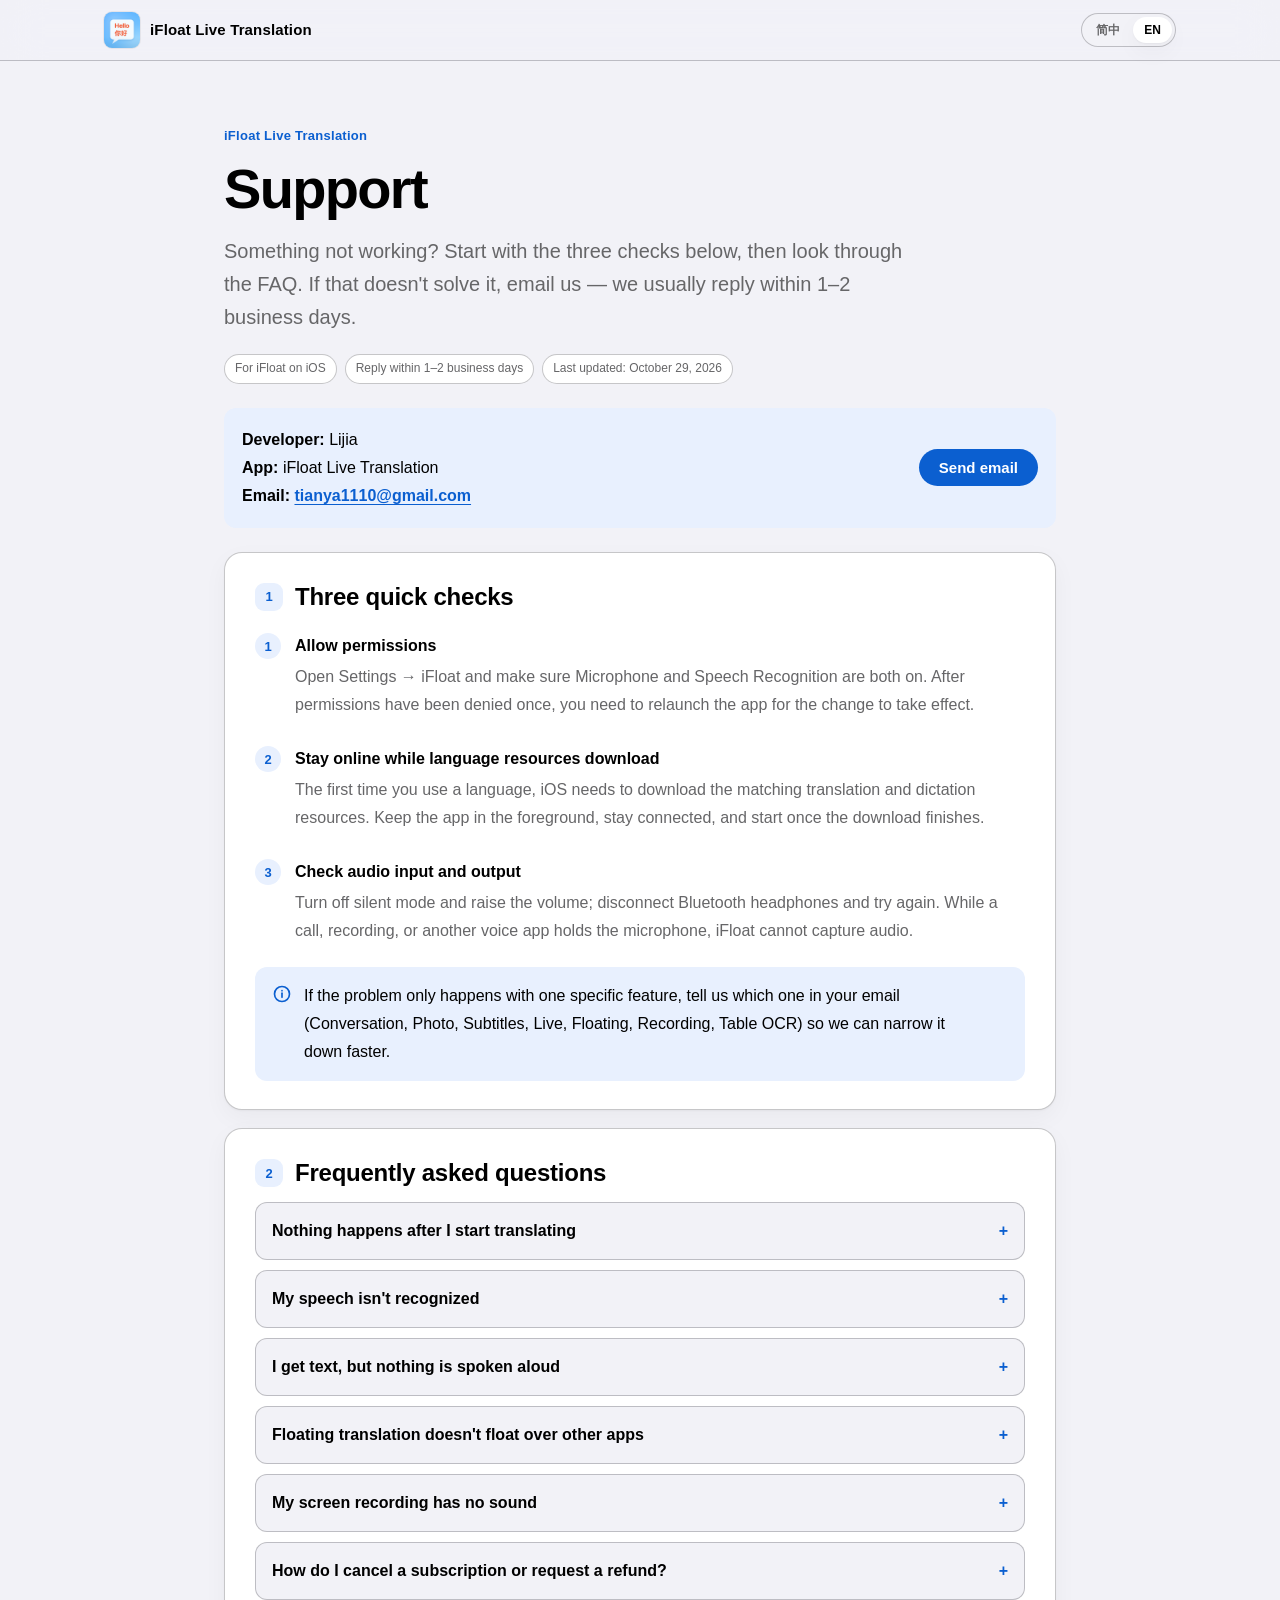
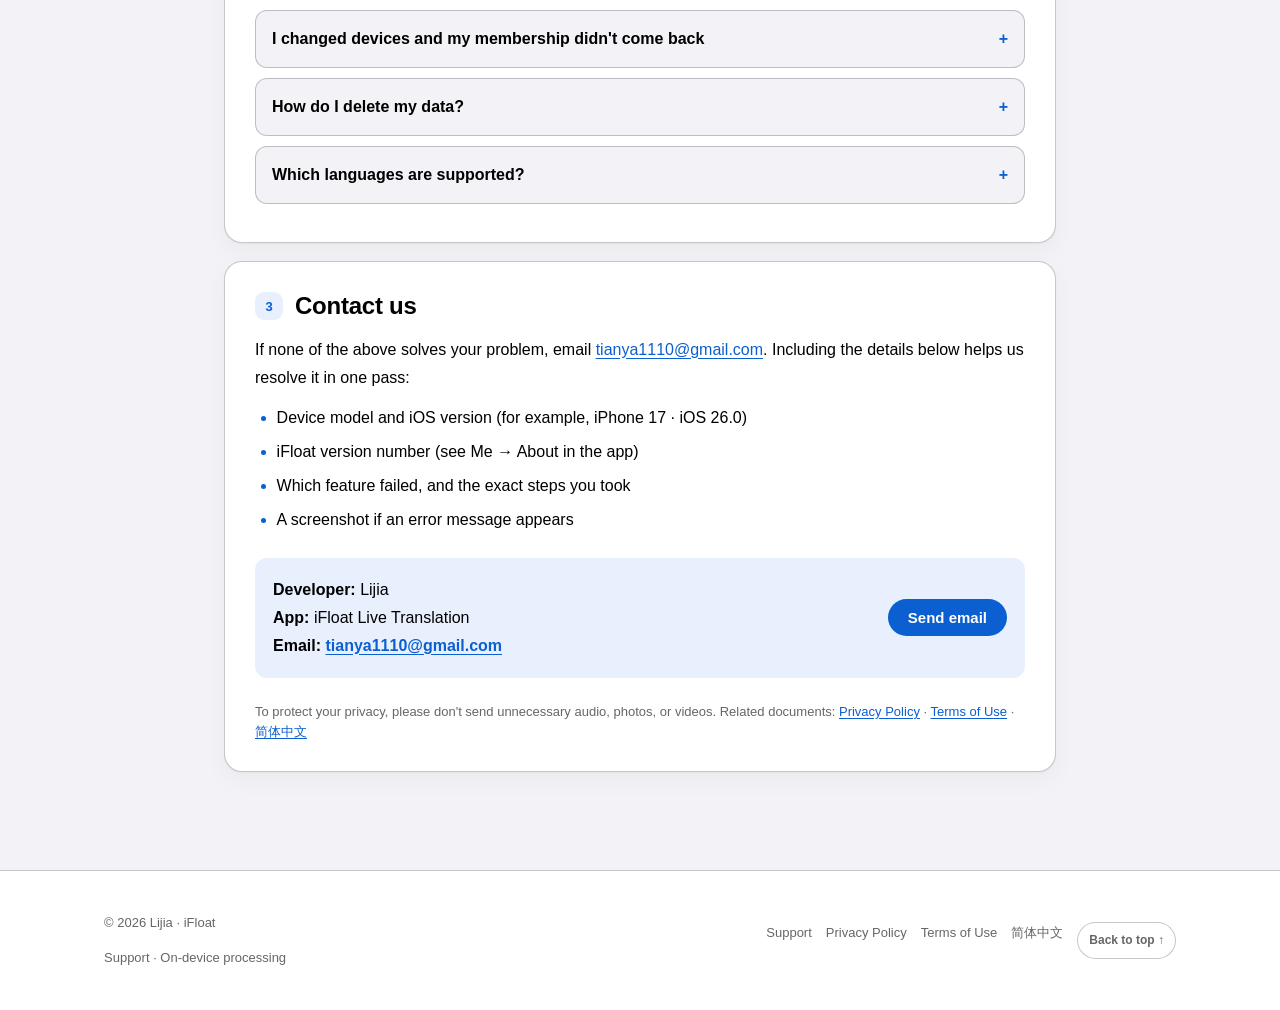
<file: support-en.html>
<!DOCTYPE html>
<html lang="en">
<head>
<meta charset="utf-8">
<meta name="viewport" content="width=device-width, initial-scale=1">
<title>Support · iFloat Live Translation</title>
<meta name="description" content="Support for iFloat Live Translation: three quick troubleshooting steps, answers to common questions, subscription and data notes, and how to contact the developer.">
<meta name="robots" content="index,follow">
<meta name="referrer" content="no-referrer">
<meta name="theme-color" content="#f2f2f7" media="(prefers-color-scheme: light)">
<meta name="theme-color" content="#000000" media="(prefers-color-scheme: dark)">
<link rel="canonical" href="https://likky.github.io/ifloat-privacy/support-en.html">
<link rel="alternate" hreflang="zh-Hans" href="https://likky.github.io/ifloat-privacy/support.html">
<link rel="alternate" hreflang="en" href="https://likky.github.io/ifloat-privacy/support-en.html">
<link rel="alternate" hreflang="x-default" href="https://likky.github.io/ifloat-privacy/support.html">
<link rel="stylesheet" href="assets/legal.css">
<link rel="icon" type="image/png" href="assets/app-icon.png">
<link rel="apple-touch-icon" href="assets/app-icon.png">
<meta http-equiv="Content-Security-Policy" content="default-src 'none'; style-src 'self'; img-src 'self' data:; script-src 'self'; base-uri 'none'; form-action 'none'">
</head>
<body>
<a class="skip-link" href="#main">Skip to content</a>

<header class="site-header">
  <div class="header-inner">
    <a class="brand" href="index.html">
      <img class="brand-mark" src="assets/app-icon.png" width="36" height="36" alt="" decoding="async">
      <span class="brand-text">iFloat Live Translation</span>
    </a>
    <nav class="lang-switch" aria-label="Language">
      <a href="support.html" lang="zh-Hans">简中</a>
      <a href="support-en.html" aria-current="page" lang="en">EN</a>
    </nav>
  </div>
</header>

<main id="main" class="portal">
  <p class="eyebrow">iFloat Live Translation</p>
  <h1>Support</h1>
  <p class="lead">Something not working? Start with the three checks below, then look through the FAQ. If that doesn't solve it, email us — we usually reply within 1–2 business days.</p>

  <div class="meta">
    <span class="pill">For iFloat on iOS</span>
    <span class="pill">Reply within 1–2 business days</span>
    <span class="pill">Last updated: October 29, 2026</span>
  </div>

  <div class="contact-card">
    <p><strong>Developer:</strong> Lijia<br><strong>App:</strong> iFloat Live Translation<br><strong>Email:</strong> <a href="mailto:tianya1110@gmail.com">tianya1110@gmail.com</a></p>
    <a class="support-cta" href="mailto:tianya1110@gmail.com?subject=iFloat%20Support">Send email</a>
  </div>

  <section class="section" id="checklist" aria-labelledby="checklist-title">
    <div class="section-head">
      <span class="section-num" aria-hidden="true">1</span>
      <h2 id="checklist-title">Three quick checks</h2>
    </div>
    <ol class="steps">
      <li>
        <strong>Allow permissions</strong>
        <p>Open Settings → iFloat and make sure Microphone and Speech Recognition are both on. After permissions have been denied once, you need to relaunch the app for the change to take effect.</p>
      </li>
      <li>
        <strong>Stay online while language resources download</strong>
        <p>The first time you use a language, iOS needs to download the matching translation and dictation resources. Keep the app in the foreground, stay connected, and start once the download finishes.</p>
      </li>
      <li>
        <strong>Check audio input and output</strong>
        <p>Turn off silent mode and raise the volume; disconnect Bluetooth headphones and try again. While a call, recording, or another voice app holds the microphone, iFloat cannot capture audio.</p>
      </li>
    </ol>
    <div class="callout callout-info">
      <svg viewBox="0 0 24 24" fill="none" stroke="currentColor" stroke-width="2" stroke-linecap="round" stroke-linejoin="round" aria-hidden="true"><circle cx="12" cy="12" r="9"/><path d="M12 11v5"/><path d="M12 8h.01"/></svg>
      <p>If the problem only happens with one specific feature, tell us which one in your email (Conversation, Photo, Subtitles, Live, Floating, Recording, Table OCR) so we can narrow it down faster.</p>
    </div>
  </section>

  <section class="section" id="faq" aria-labelledby="faq-title">
    <div class="section-head">
      <span class="section-num" aria-hidden="true">2</span>
      <h2 id="faq-title">Frequently asked questions</h2>
    </div>
    <div class="faq">
      <details>
        <summary>Nothing happens after I start translating</summary>
        <p>Most often the microphone or speech recognition permission is off, or the language resources are still downloading. Work through the checks in step 1, then start translation again.</p>
      </details>
      <details>
        <summary>My speech isn't recognized</summary>
        <p>Make sure no other app is holding the microphone and that volume and silent mode are normal. Bluetooth headphones can take over the microphone — disconnect them and try again. Being far from the device or a noisy environment also affects recognition.</p>
      </details>
      <details>
        <summary>I get text, but nothing is spoken aloud</summary>
        <p>Speech output relies on system voice resources. Check the volume and silent mode; the voice for a language may need to download the first time it is used. If it is still silent, turn speech output off and on again.</p>
      </details>
      <details>
        <summary>Floating translation doesn't float over other apps</summary>
        <p>Floating translation uses the system Picture in Picture capability. Start it in the app, confirm Settings → General → Picture in Picture → Start PiP Automatically is enabled, then switch to another app and the captions will float on screen. A few apps close Picture in Picture on their own; that is a system limitation.</p>
      </details>
      <details>
        <summary>My screen recording has no sound</summary>
        <p>Screen recording stores two audio tracks, system audio and microphone. If there is no sound, confirm the microphone is enabled under Settings → iFloat, then disconnect any Bluetooth headphones and try again. Also note the start flow differs: from iOS 27 a system picker appears, and recording only begins after you choose what to share and the countdown finishes; on iOS 26 and earlier there is one extra step, tapping Start Broadcast in the system panel. If the app says recording is unavailable, the current device or OS does not support that recording path.</p>
      </details>
      <details>
        <summary>How do I cancel a subscription or request a refund?</summary>
        <p>Apple handles billing and management. To cancel: Settings → your Apple Account at the top → Subscriptions → iFloat → Cancel Subscription. You can also tap Manage Subscription on the membership screen. Refunds go through Apple at reportaproblem.apple.com. After cancelling, membership features stay available until the current paid period ends.</p>
      </details>
      <details>
        <summary>I changed devices and my membership didn't come back</summary>
        <p>Tap Restore Purchases on the membership screen and check that you are using the same Apple Account you purchased with. A subscription on one Apple Account works on all of your devices.</p>
      </details>
      <details>
        <summary>How do I delete my data?</summary>
        <p>Clear on the Conversation and Live screens removes the current record immediately, and deleting the app removes everything stored in its container. Copies you saved to Photos are not affected and need to be deleted in Photos. We never upload or store your content, so there is nothing to request from us.</p>
      </details>
      <details>
        <summary>Which languages are supported?</summary>
        <p>Available languages come from the translation and dictation languages iOS provides, so the list changes with system versions. The language picker shows every language your device supports; if one is unavailable, download the matching language resources in the system first or update iOS.</p>
      </details>
    </div>
  </section>

  <section class="section" id="contact" aria-labelledby="contact-title">
    <div class="section-head">
      <span class="section-num" aria-hidden="true">3</span>
      <h2 id="contact-title">Contact us</h2>
    </div>
    <p>If none of the above solves your problem, email <a href="mailto:tianya1110@gmail.com">tianya1110@gmail.com</a>. Including the details below helps us resolve it in one pass:</p>
    <ul>
      <li>Device model and iOS version (for example, iPhone 17 · iOS 26.0)</li>
      <li>iFloat version number (see Me → About in the app)</li>
      <li>Which feature failed, and the exact steps you took</li>
      <li>A screenshot if an error message appears</li>
    </ul>
    <div class="contact-card">
      <p><strong>Developer:</strong> Lijia<br><strong>App:</strong> iFloat Live Translation<br><strong>Email:</strong> <a href="mailto:tianya1110@gmail.com">tianya1110@gmail.com</a></p>
      <a class="support-cta" href="mailto:tianya1110@gmail.com?subject=iFloat%20Support">Send email</a>
    </div>
    <p class="small muted">To protect your privacy, please don't send unnecessary audio, photos, or videos. Related documents: <a href="privacy-en.html">Privacy Policy</a> · <a href="terms-en.html">Terms of Use</a> · <a href="support.html" lang="zh-Hans">简体中文</a></p>
  </section>
</main>

<footer class="site-footer">
  <div class="footer-inner">
    <div>
      <p>© 2026 Lijia · iFloat</p>
      <p class="small">Support · On-device processing</p>
    </div>
    <nav class="footer-links" aria-label="Footer">
      <a href="support-en.html">Support</a>
      <a href="privacy-en.html">Privacy Policy</a>
      <a href="terms-en.html">Terms of Use</a>
      <a href="support.html" lang="zh-Hans">简体中文</a>
      <a href="#main" class="back-top">Back to top ↑</a>
    </nav>
  </div>
</footer>

<script src="assets/legal.js" defer></script>
</body>
</html>
</file>
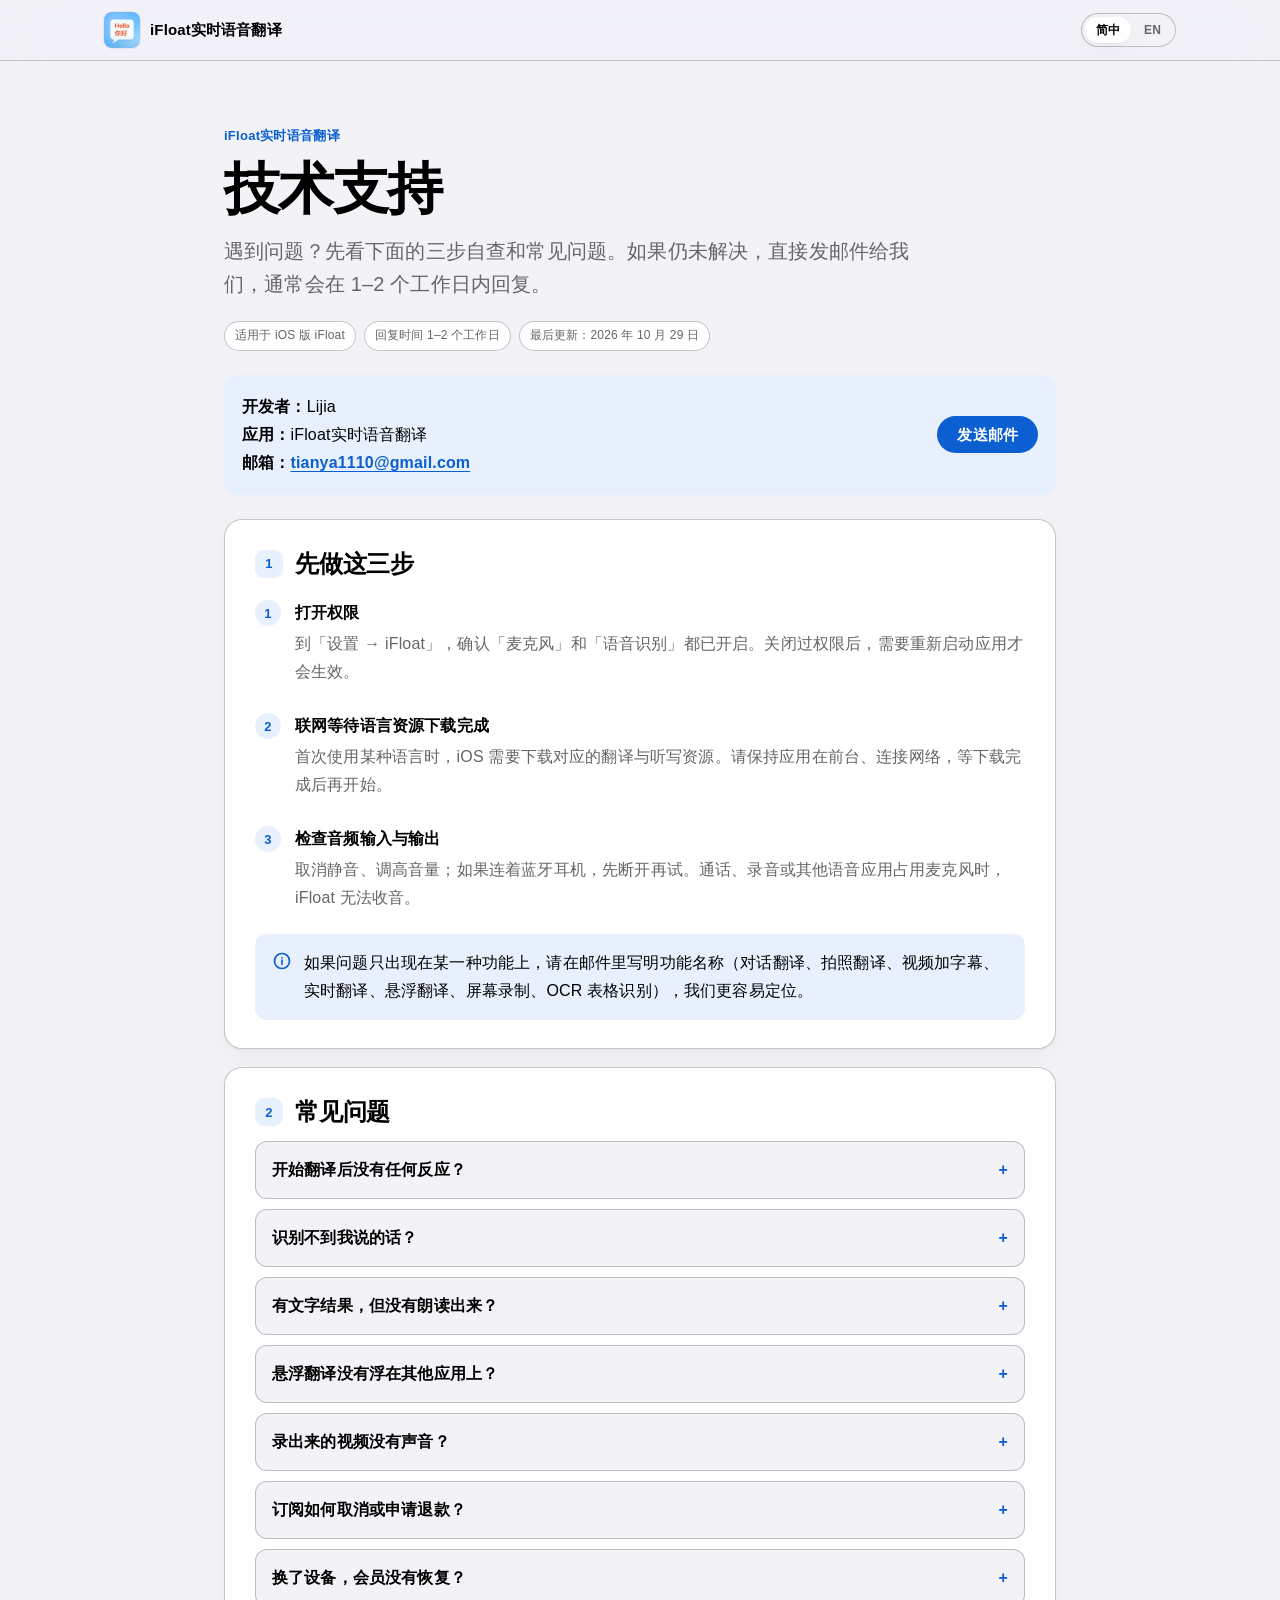
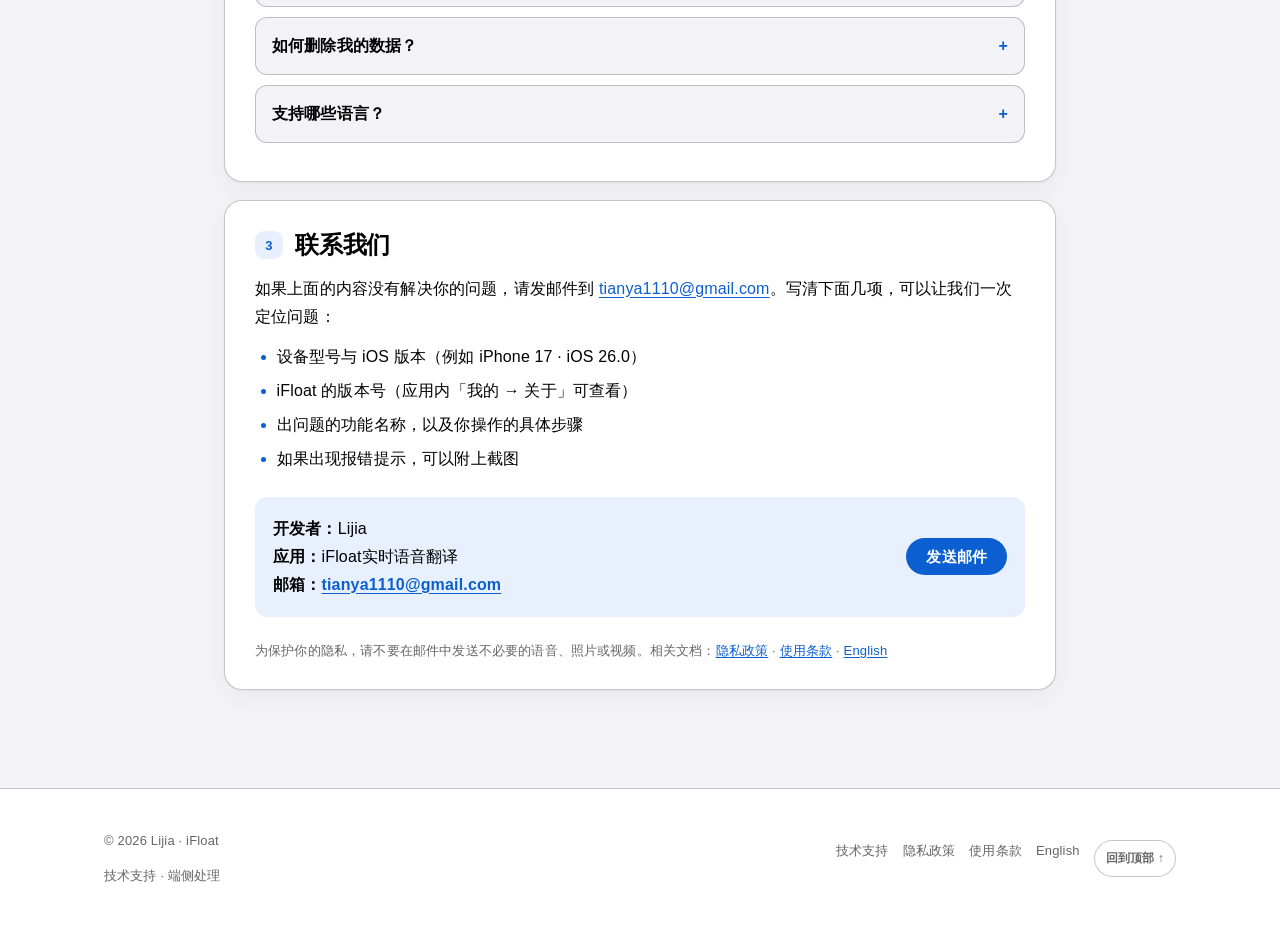
<file: support.html>
<!DOCTYPE html>
<html lang="zh-Hans">
<head>
<meta charset="utf-8">
<meta name="viewport" content="width=device-width, initial-scale=1">
<title>技术支持 · iFloat实时语音翻译</title>
<meta name="description" content="iFloat实时语音翻译的技术支持：三步快速排查、常见问题解答、订阅与数据说明，以及开发者联系方式。">
<meta name="robots" content="index,follow">
<meta name="referrer" content="no-referrer">
<meta name="theme-color" content="#f2f2f7" media="(prefers-color-scheme: light)">
<meta name="theme-color" content="#000000" media="(prefers-color-scheme: dark)">
<link rel="canonical" href="https://likky.github.io/ifloat-privacy/support.html">
<link rel="alternate" hreflang="zh-Hans" href="https://likky.github.io/ifloat-privacy/support.html">
<link rel="alternate" hreflang="en" href="https://likky.github.io/ifloat-privacy/support-en.html">
<link rel="alternate" hreflang="x-default" href="https://likky.github.io/ifloat-privacy/support.html">
<link rel="stylesheet" href="assets/legal.css">
<link rel="icon" type="image/png" href="assets/app-icon.png">
<link rel="apple-touch-icon" href="assets/app-icon.png">
<meta http-equiv="Content-Security-Policy" content="default-src 'none'; style-src 'self'; img-src 'self' data:; script-src 'self'; base-uri 'none'; form-action 'none'">
</head>
<body>
<a class="skip-link" href="#main">跳到正文</a>

<header class="site-header">
  <div class="header-inner">
    <a class="brand" href="index.html">
      <img class="brand-mark" src="assets/app-icon.png" width="36" height="36" alt="" decoding="async">
      <span class="brand-text">iFloat实时语音翻译</span>
    </a>
    <nav class="lang-switch" aria-label="语言">
      <a href="support.html" aria-current="page" lang="zh-Hans">简中</a>
      <a href="support-en.html" lang="en">EN</a>
    </nav>
  </div>
</header>

<main id="main" class="portal">
  <p class="eyebrow">iFloat实时语音翻译</p>
  <h1>技术支持</h1>
  <p class="lead">遇到问题？先看下面的三步自查和常见问题。如果仍未解决，直接发邮件给我们，通常会在 1–2 个工作日内回复。</p>

  <div class="meta">
    <span class="pill">适用于 iOS 版 iFloat</span>
    <span class="pill">回复时间 1–2 个工作日</span>
    <span class="pill">最后更新：2026 年 10 月 29 日</span>
  </div>

  <div class="contact-card">
    <p><strong>开发者：</strong>Lijia<br><strong>应用：</strong>iFloat实时语音翻译<br><strong>邮箱：</strong><a href="mailto:tianya1110@gmail.com">tianya1110@gmail.com</a></p>
    <a class="support-cta" href="mailto:tianya1110@gmail.com?subject=iFloat%20%E6%8A%80%E6%9C%AF%E6%94%AF%E6%8C%81">发送邮件</a>
  </div>

  <section class="section" id="checklist" aria-labelledby="checklist-title">
    <div class="section-head">
      <span class="section-num" aria-hidden="true">1</span>
      <h2 id="checklist-title">先做这三步</h2>
    </div>
    <ol class="steps">
      <li>
        <strong>打开权限</strong>
        <p>到「设置 → iFloat」，确认「麦克风」和「语音识别」都已开启。关闭过权限后，需要重新启动应用才会生效。</p>
      </li>
      <li>
        <strong>联网等待语言资源下载完成</strong>
        <p>首次使用某种语言时，iOS 需要下载对应的翻译与听写资源。请保持应用在前台、连接网络，等下载完成后再开始。</p>
      </li>
      <li>
        <strong>检查音频输入与输出</strong>
        <p>取消静音、调高音量；如果连着蓝牙耳机，先断开再试。通话、录音或其他语音应用占用麦克风时，iFloat 无法收音。</p>
      </li>
    </ol>
    <div class="callout callout-info">
      <svg viewBox="0 0 24 24" fill="none" stroke="currentColor" stroke-width="2" stroke-linecap="round" stroke-linejoin="round" aria-hidden="true"><circle cx="12" cy="12" r="9"/><path d="M12 11v5"/><path d="M12 8h.01"/></svg>
      <p>如果问题只出现在某一种功能上，请在邮件里写明功能名称（对话翻译、拍照翻译、视频加字幕、实时翻译、悬浮翻译、屏幕录制、OCR 表格识别），我们更容易定位。</p>
    </div>
  </section>

  <section class="section" id="faq" aria-labelledby="faq-title">
    <div class="section-head">
      <span class="section-num" aria-hidden="true">2</span>
      <h2 id="faq-title">常见问题</h2>
    </div>
    <div class="faq">
      <details>
        <summary>开始翻译后没有任何反应？</summary>
        <p>多数情况是麦克风或语音识别权限没有打开，或者当前语言的资源还在下载。请回到第 1 步逐项确认，然后重新开始翻译。</p>
      </details>
      <details>
        <summary>识别不到我说的话？</summary>
        <p>请确认麦克风没有被其他应用占用，系统音量与静音开关正常。蓝牙耳机可能抢占麦克风，先断开再试；距离过远或环境噪声过大也会影响识别。</p>
      </details>
      <details>
        <summary>有文字结果，但没有朗读出来？</summary>
        <p>朗读依赖系统的语音资源。请检查音量与静音开关；首次使用某种语言时，语音资源可能需要先下载完成。若仍然没有声音，可以关闭朗读后重新开启。</p>
      </details>
      <details>
        <summary>悬浮翻译没有浮在其他应用上？</summary>
        <p>悬浮翻译使用系统的画中画能力。请先在应用内开启悬浮翻译，并确认「设置 → 通用 → 画中画 → 自动开启画中画」已打开，然后切换到其他应用，字幕才会浮在屏幕上。少数应用会主动关闭画中画，这属于系统限制。</p>
      </details>
      <details>
        <summary>录出来的视频没有声音？</summary>
        <p>录屏会同时保存系统声音与麦克风两条音轨。没有声音时，先确认「设置 → iFloat」中的麦克风已开启，并断开蓝牙耳机再试。另外，iOS 27 起点开始后会弹出系统选择器，选中要录制的内容并走完倒计时才会真正开始；iOS 26 及更早的系统会多一步，需要在系统面板里点「开始广播」。如果应用直接提示录制不可用，说明当前设备或系统不支持这一条录制路径。</p>
      </details>
      <details>
        <summary>订阅如何取消或申请退款？</summary>
        <p>订阅由 Apple 收款与管理。取消订阅：「设置」→ 顶部你的 Apple 账户 →「订阅」→ 选择 iFloat → 取消订阅；也可以在会员页点「管理订阅」。退款需通过 Apple 提交，访问 reportaproblem.apple.com。取消后，当前已付费周期结束前仍可使用会员功能。</p>
      </details>
      <details>
        <summary>换了设备，会员没有恢复？</summary>
        <p>在会员页点「恢复购买」，并确认使用的是购买时的同一个 Apple 账户。同一 Apple 账户的订阅可在你的所有设备上使用。</p>
      </details>
      <details>
        <summary>如何删除我的数据？</summary>
        <p>对话翻译与实时翻译页的「清空」可以立即删除当前记录；卸载应用会删除 App 存储的全部数据。你曾主动保存到「照片」的副本不受影响，需要在「照片」中自行删除。我们不上传也不保存你的内容，因此无需向我们申请删除。</p>
      </details>
      <details>
        <summary>支持哪些语言？</summary>
        <p>可选语言来自 iOS 提供的翻译与听写语言，具体列表会随系统版本变化。语言选择页会显示当前设备支持的全部语言；如果某种语言不可选，请先在系统中下载对应语言资源，或升级 iOS。</p>
      </details>
    </div>
  </section>

  <section class="section" id="contact" aria-labelledby="contact-title">
    <div class="section-head">
      <span class="section-num" aria-hidden="true">3</span>
      <h2 id="contact-title">联系我们</h2>
    </div>
    <p>如果上面的内容没有解决你的问题，请发邮件到 <a href="mailto:tianya1110@gmail.com">tianya1110@gmail.com</a>。写清下面几项，可以让我们一次定位问题：</p>
    <ul>
      <li>设备型号与 iOS 版本（例如 iPhone 17 · iOS 26.0）</li>
      <li>iFloat 的版本号（应用内「我的 → 关于」可查看）</li>
      <li>出问题的功能名称，以及你操作的具体步骤</li>
      <li>如果出现报错提示，可以附上截图</li>
    </ul>
    <div class="contact-card">
      <p><strong>开发者：</strong>Lijia<br><strong>应用：</strong>iFloat实时语音翻译<br><strong>邮箱：</strong><a href="mailto:tianya1110@gmail.com">tianya1110@gmail.com</a></p>
      <a class="support-cta" href="mailto:tianya1110@gmail.com?subject=iFloat%20%E6%8A%80%E6%9C%AF%E6%94%AF%E6%8C%81">发送邮件</a>
    </div>
    <p class="small muted">为保护你的隐私，请不要在邮件中发送不必要的语音、照片或视频。相关文档：<a href="privacy.html">隐私政策</a> · <a href="terms.html">使用条款</a> · <a href="support-en.html" lang="en">English</a></p>
  </section>
</main>

<footer class="site-footer">
  <div class="footer-inner">
    <div>
      <p>© 2026 Lijia · iFloat</p>
      <p class="small">技术支持 · 端侧处理</p>
    </div>
    <nav class="footer-links" aria-label="页脚">
      <a href="support.html">技术支持</a>
      <a href="privacy.html">隐私政策</a>
      <a href="terms.html">使用条款</a>
      <a href="support-en.html" lang="en">English</a>
      <a href="#main" class="back-top">回到顶部 ↑</a>
    </nav>
  </div>
</footer>

<script src="assets/legal.js" defer></script>
</body>
</html>
</file>
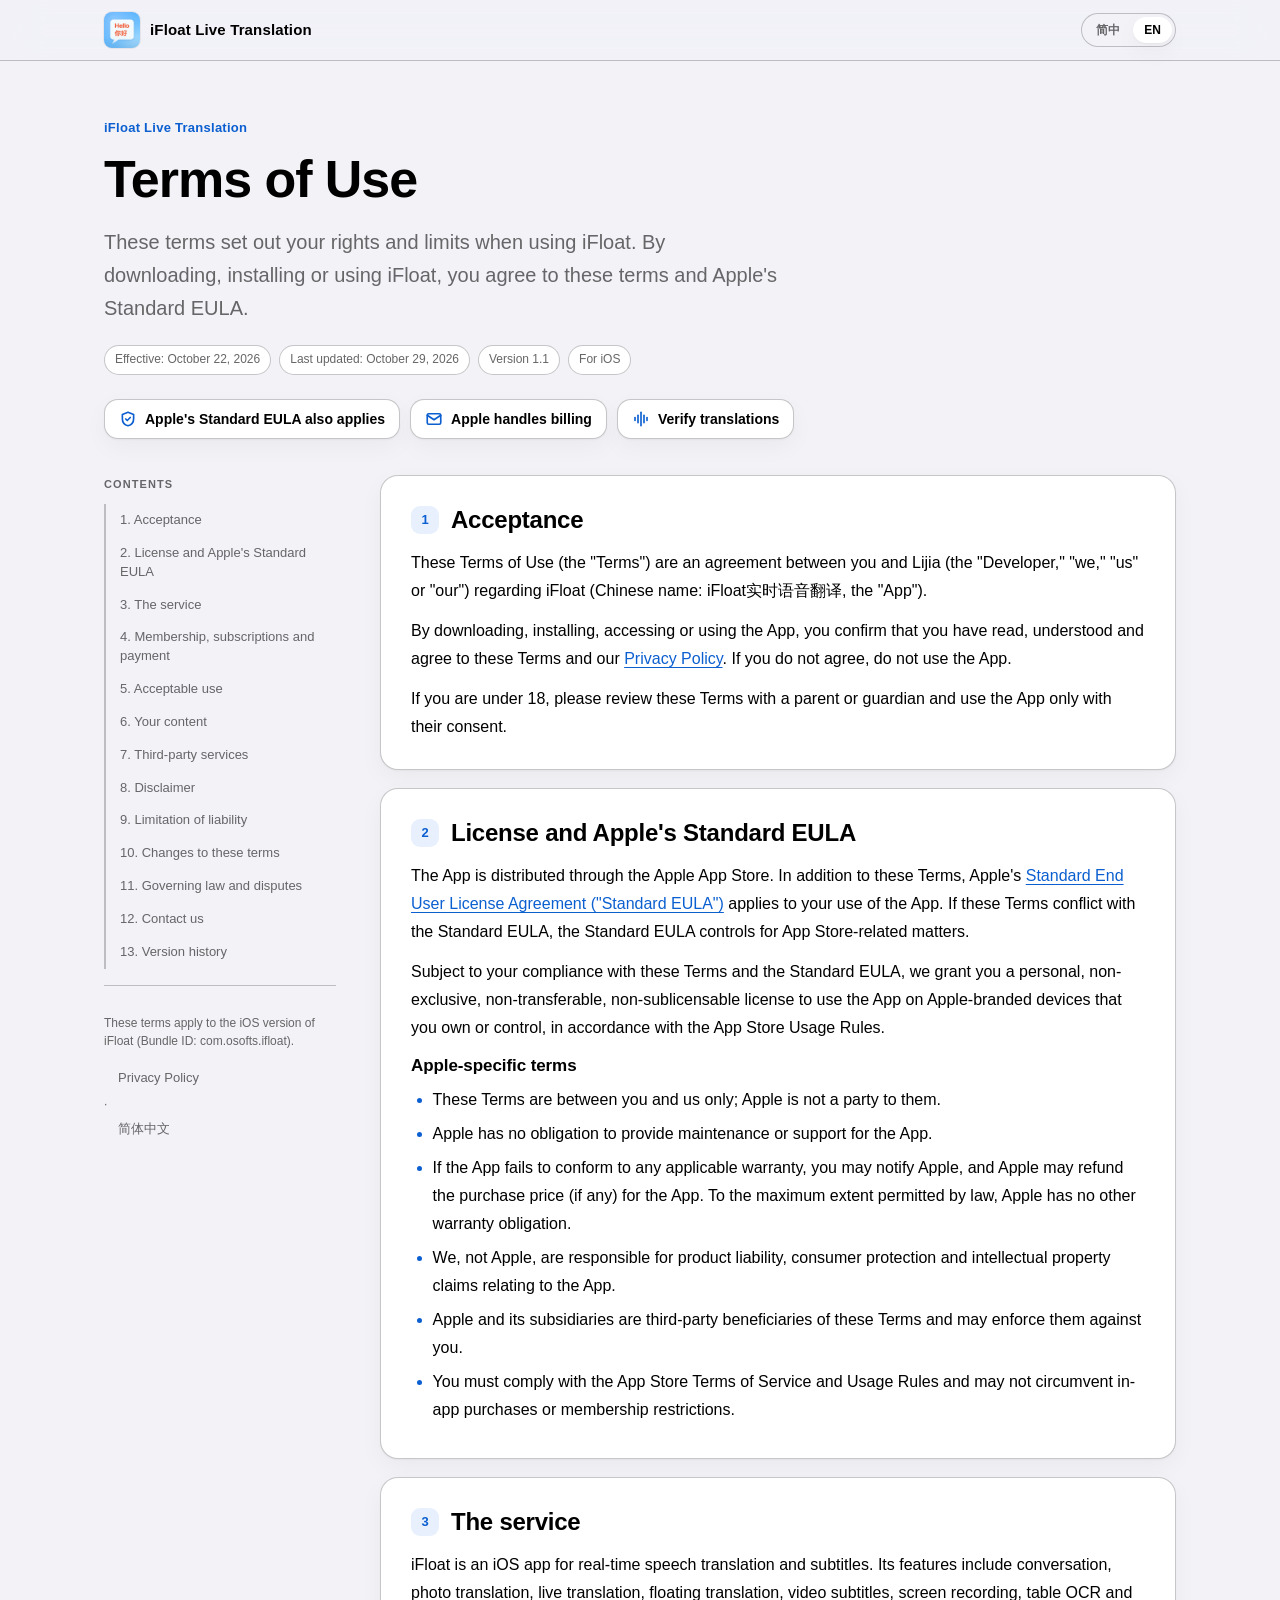
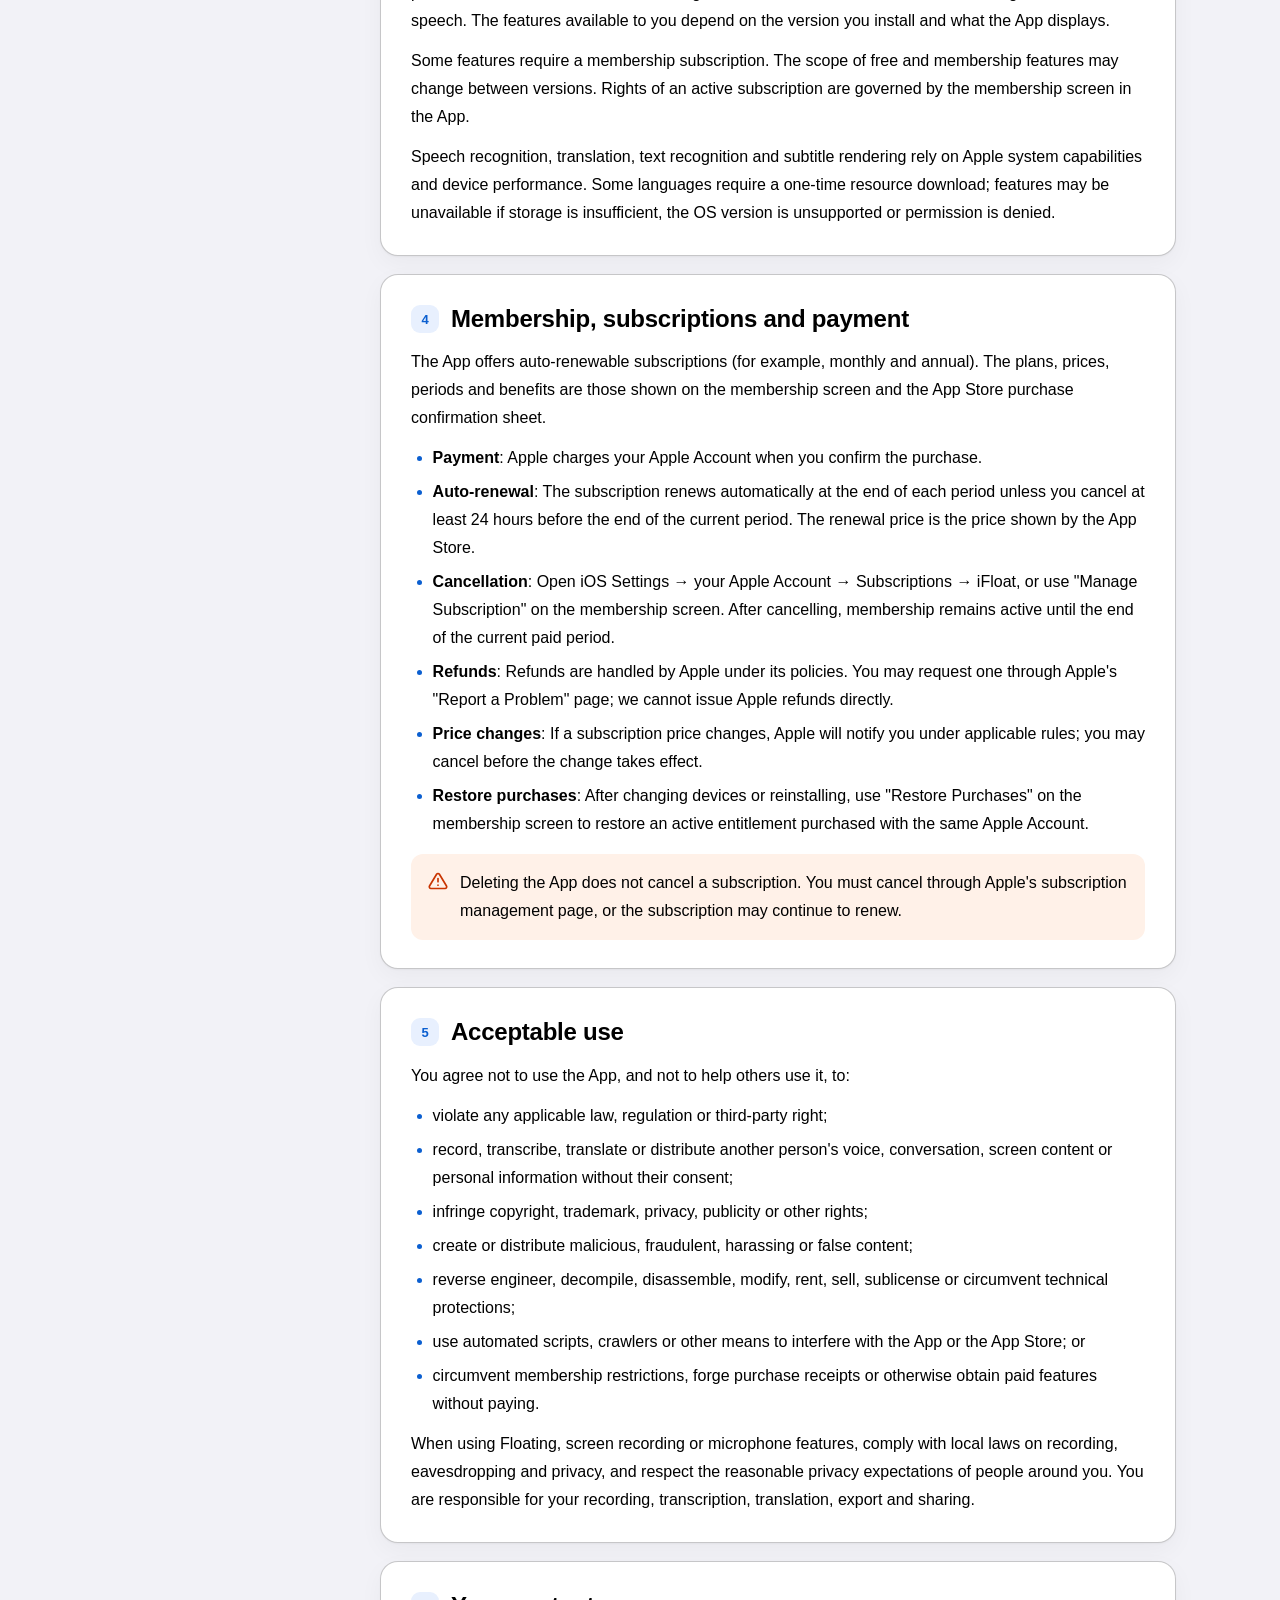
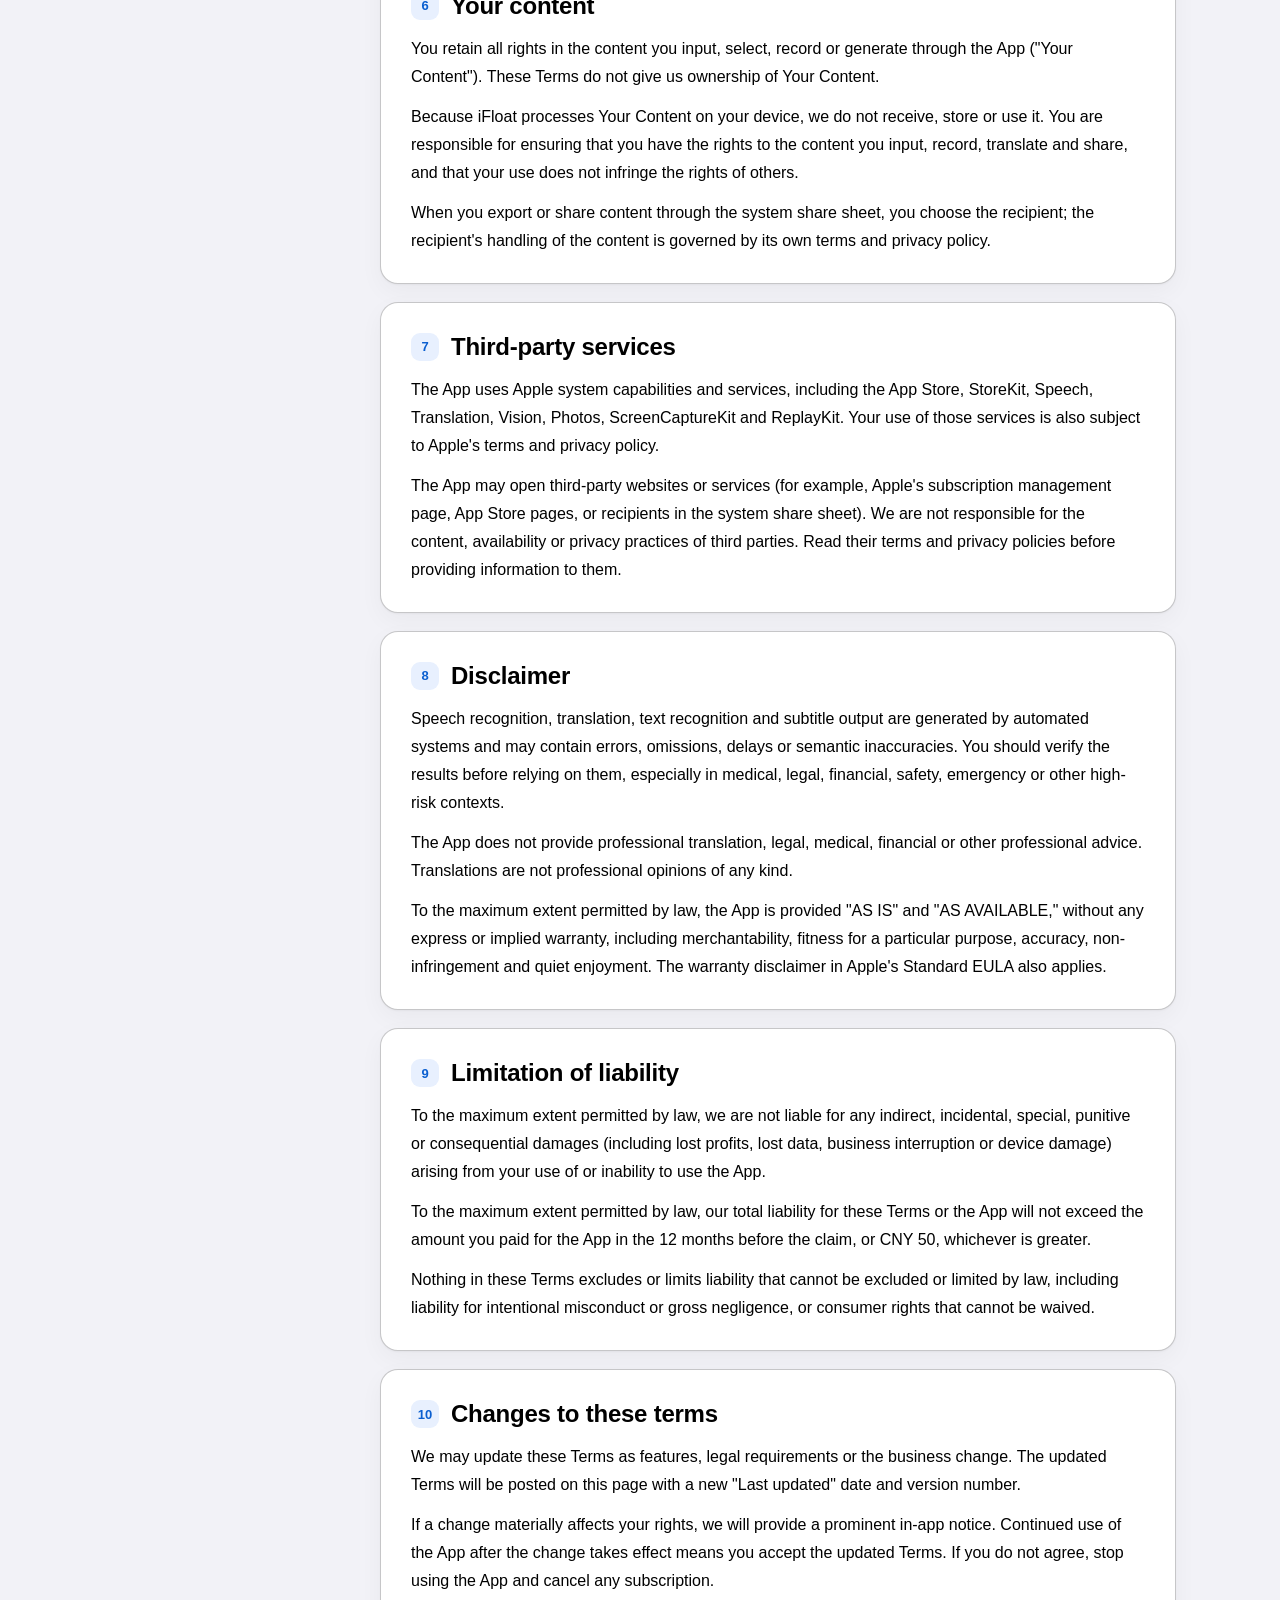
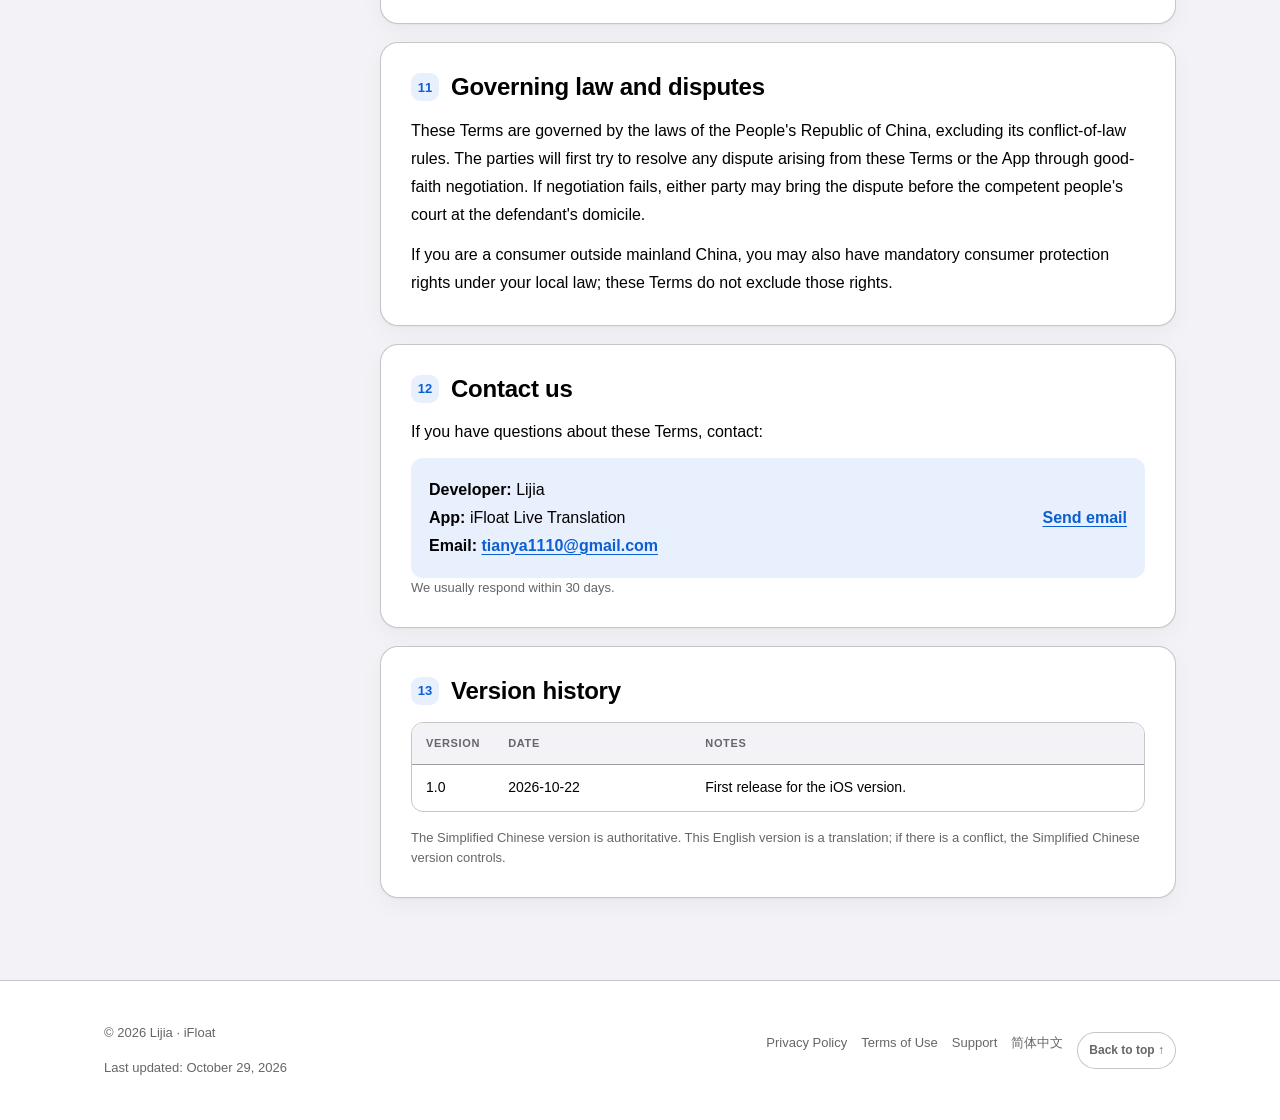
<file: terms-en.html>
<!DOCTYPE html>
<html lang="en">
<head>
<meta charset="utf-8">
<meta name="viewport" content="width=device-width, initial-scale=1">
<title>Terms of Use · iFloat Live Translation</title>
<meta name="description" content="iFloat (Live Translation) Terms of Use: license scope, membership subscriptions, auto-renewal, acceptable use, disclaimers and contact.">
<meta name="robots" content="index,follow">
<meta name="referrer" content="no-referrer">
<meta name="theme-color" content="#f2f2f7" media="(prefers-color-scheme: light)">
<meta name="theme-color" content="#000000" media="(prefers-color-scheme: dark)">
<link rel="canonical" href="https://likky.github.io/ifloat-privacy/terms-en.html">
<link rel="alternate" hreflang="zh-Hans" href="https://likky.github.io/ifloat-privacy/terms.html">
<link rel="alternate" hreflang="en" href="https://likky.github.io/ifloat-privacy/terms-en.html">
<link rel="alternate" hreflang="x-default" href="https://likky.github.io/ifloat-privacy/terms.html">
<link rel="stylesheet" href="assets/legal.css">
<link rel="icon" type="image/png" href="assets/app-icon.png">
<link rel="apple-touch-icon" href="assets/app-icon.png">
<meta http-equiv="Content-Security-Policy" content="default-src 'none'; style-src 'self'; img-src 'self' data:; script-src 'self'; base-uri 'none'; form-action 'none'">
</head>
<body>
<a class="skip-link" href="#main">Skip to content</a>

<header class="site-header">
  <div class="header-inner">
    <a class="brand" href="index.html">
      <img class="brand-mark" src="assets/app-icon.png" width="36" height="36" alt="" decoding="async">
      <span class="brand-text">iFloat Live Translation</span>
    </a>
    <nav class="lang-switch" aria-label="Language">
      <a href="terms.html" lang="zh-Hans">简中</a>
      <a href="terms-en.html" aria-current="page" lang="en">EN</a>
    </nav>
  </div>
</header>

<main id="main">
  <div class="hero">
    <p class="eyebrow">iFloat Live Translation</p>
    <h1>Terms of Use</h1>
    <p class="lead">These terms set out your rights and limits when using iFloat. By downloading, installing or using iFloat, you agree to these terms and Apple's Standard EULA.</p>
    <div class="meta">
      <span class="pill">Effective: October 22, 2026</span>
      <span class="pill">Last updated: October 29, 2026</span>
      <span class="pill">Version 1.1</span>
      <span class="pill">For iOS</span>
    </div>
    <ul class="badges" aria-label="Key points">
      <li class="badge is-brand"><svg viewBox="0 0 24 24" fill="none" stroke="currentColor" stroke-width="2.2" stroke-linecap="round" stroke-linejoin="round" aria-hidden="true"><path d="M12 3 4.5 6v5.5c0 4.6 3.2 8.4 7.5 9.5 4.3-1.1 7.5-4.9 7.5-9.5V6L12 3Z"/><path d="m9 12 2 2 4-4"/></svg>Apple's Standard EULA also applies</li>
      <li class="badge is-brand"><svg viewBox="0 0 24 24" fill="none" stroke="currentColor" stroke-width="2.2" stroke-linecap="round" stroke-linejoin="round" aria-hidden="true"><rect x="3" y="5" width="18" height="14" rx="2"/><path d="m3 7 9 6 9-6"/></svg>Apple handles billing</li>
      <li class="badge is-brand"><svg viewBox="0 0 24 24" fill="none" stroke="currentColor" stroke-width="2.2" stroke-linecap="round" stroke-linejoin="round" aria-hidden="true"><path d="M12 3v18"/><path d="M8 7v10"/><path d="M16 7v10"/><path d="M4 10v4"/><path d="M20 10v4"/></svg>Verify translations</li>
    </ul>
  </div>

  <div class="layout">
    <nav class="toc" aria-label="Contents">
      <p class="toc-title">Contents</p>
      <ol>
        <li><a href="#accept">1. Acceptance</a></li>
        <li><a href="#license">2. License and Apple's Standard EULA</a></li>
        <li><a href="#service">3. The service</a></li>
        <li><a href="#subscription">4. Membership, subscriptions and payment</a></li>
        <li><a href="#rules">5. Acceptable use</a></li>
        <li><a href="#content">6. Your content</a></li>
        <li><a href="#third-party">7. Third-party services</a></li>
        <li><a href="#disclaimer">8. Disclaimer</a></li>
        <li><a href="#liability">9. Limitation of liability</a></li>
        <li><a href="#changes">10. Changes to these terms</a></li>
        <li><a href="#law">11. Governing law and disputes</a></li>
        <li><a href="#contact">12. Contact us</a></li>
        <li><a href="#versions">13. Version history</a></li>
      </ol>
      <div class="toc-foot">
        <p>These terms apply to the iOS version of iFloat (Bundle ID: com.osofts.ifloat).</p>
        <p><a href="privacy-en.html">Privacy Policy</a> · <a href="terms.html" lang="zh-Hans">简体中文</a></p>
      </div>
    </nav>

    <div class="content">
      <details class="toc-mobile">
        <summary>Contents</summary>
        <ol>
          <li><a href="#accept">1. Acceptance</a></li>
          <li><a href="#license">2. License and Apple's Standard EULA</a></li>
          <li><a href="#service">3. The service</a></li>
          <li><a href="#subscription">4. Membership, subscriptions and payment</a></li>
          <li><a href="#rules">5. Acceptable use</a></li>
          <li><a href="#content">6. Your content</a></li>
          <li><a href="#third-party">7. Third-party services</a></li>
          <li><a href="#disclaimer">8. Disclaimer</a></li>
          <li><a href="#liability">9. Limitation of liability</a></li>
          <li><a href="#changes">10. Changes to these terms</a></li>
          <li><a href="#law">11. Governing law and disputes</a></li>
          <li><a href="#contact">12. Contact us</a></li>
          <li><a href="#versions">13. Version history</a></li>
        </ol>
      </details>

      <section class="section" id="accept" aria-labelledby="accept-title">
        <div class="section-head">
          <span class="section-num" aria-hidden="true">1</span>
          <h2 id="accept-title">Acceptance</h2>
        </div>
        <p>These Terms of Use (the "Terms") are an agreement between you and Lijia (the "Developer," "we," "us" or "our") regarding iFloat (Chinese name: iFloat实时语音翻译, the "App").</p>
        <p>By downloading, installing, accessing or using the App, you confirm that you have read, understood and agree to these Terms and our <a href="privacy-en.html">Privacy Policy</a>. If you do not agree, do not use the App.</p>
        <p>If you are under 18, please review these Terms with a parent or guardian and use the App only with their consent.</p>
      </section>

      <section class="section" id="license" aria-labelledby="license-title">
        <div class="section-head">
          <span class="section-num" aria-hidden="true">2</span>
          <h2 id="license-title">License and Apple's Standard EULA</h2>
        </div>
        <p>The App is distributed through the Apple App Store. In addition to these Terms, Apple's <a href="https://www.apple.com/legal/internet-services/itunes/dev/stdeula/" rel="noopener">Standard End User License Agreement ("Standard EULA")</a> applies to your use of the App. If these Terms conflict with the Standard EULA, the Standard EULA controls for App Store-related matters.</p>
        <p>Subject to your compliance with these Terms and the Standard EULA, we grant you a personal, non-exclusive, non-transferable, non-sublicensable license to use the App on Apple-branded devices that you own or control, in accordance with the App Store Usage Rules.</p>
        <h3>Apple-specific terms</h3>
        <ul>
          <li>These Terms are between you and us only; Apple is not a party to them.</li>
          <li>Apple has no obligation to provide maintenance or support for the App.</li>
          <li>If the App fails to conform to any applicable warranty, you may notify Apple, and Apple may refund the purchase price (if any) for the App. To the maximum extent permitted by law, Apple has no other warranty obligation.</li>
          <li>We, not Apple, are responsible for product liability, consumer protection and intellectual property claims relating to the App.</li>
          <li>Apple and its subsidiaries are third-party beneficiaries of these Terms and may enforce them against you.</li>
          <li>You must comply with the App Store Terms of Service and Usage Rules and may not circumvent in-app purchases or membership restrictions.</li>
        </ul>
      </section>

      <section class="section" id="service" aria-labelledby="service-title">
        <div class="section-head">
          <span class="section-num" aria-hidden="true">3</span>
          <h2 id="service-title">The service</h2>
        </div>
        <p>iFloat is an iOS app for real-time speech translation and subtitles. Its features include conversation, photo translation, live translation, floating translation, video subtitles, screen recording, table OCR and speech. The features available to you depend on the version you install and what the App displays.</p>
        <p>Some features require a membership subscription. The scope of free and membership features may change between versions. Rights of an active subscription are governed by the membership screen in the App.</p>
        <p>Speech recognition, translation, text recognition and subtitle rendering rely on Apple system capabilities and device performance. Some languages require a one-time resource download; features may be unavailable if storage is insufficient, the OS version is unsupported or permission is denied.</p>
      </section>

      <section class="section" id="subscription" aria-labelledby="subscription-title">
        <div class="section-head">
          <span class="section-num" aria-hidden="true">4</span>
          <h2 id="subscription-title">Membership, subscriptions and payment</h2>
        </div>
        <p>The App offers auto-renewable subscriptions (for example, monthly and annual). The plans, prices, periods and benefits are those shown on the membership screen and the App Store purchase confirmation sheet.</p>
        <ul>
          <li><strong>Payment</strong>: Apple charges your Apple Account when you confirm the purchase.</li>
          <li><strong>Auto-renewal</strong>: The subscription renews automatically at the end of each period unless you cancel at least 24 hours before the end of the current period. The renewal price is the price shown by the App Store.</li>
          <li><strong>Cancellation</strong>: Open iOS Settings → your Apple Account → Subscriptions → iFloat, or use "Manage Subscription" on the membership screen. After cancelling, membership remains active until the end of the current paid period.</li>
          <li><strong>Refunds</strong>: Refunds are handled by Apple under its policies. You may request one through Apple's "Report a Problem" page; we cannot issue Apple refunds directly.</li>
          <li><strong>Price changes</strong>: If a subscription price changes, Apple will notify you under applicable rules; you may cancel before the change takes effect.</li>
          <li><strong>Restore purchases</strong>: After changing devices or reinstalling, use "Restore Purchases" on the membership screen to restore an active entitlement purchased with the same Apple Account.</li>
        </ul>
        <div class="callout callout-warn">
          <svg viewBox="0 0 24 24" fill="none" stroke="currentColor" stroke-width="2" stroke-linecap="round" stroke-linejoin="round" aria-hidden="true"><path d="M10.3 3.9 1.8 18a2 2 0 0 0 1.7 3h17a2 2 0 0 0 1.7-3L13.7 3.9a2 2 0 0 0-3.4 0Z"/><path d="M12 9v4"/><path d="M12 17h.01"/></svg>
          <p>Deleting the App does not cancel a subscription. You must cancel through Apple's subscription management page, or the subscription may continue to renew.</p>
        </div>
      </section>

      <section class="section" id="rules" aria-labelledby="rules-title">
        <div class="section-head">
          <span class="section-num" aria-hidden="true">5</span>
          <h2 id="rules-title">Acceptable use</h2>
        </div>
        <p>You agree not to use the App, and not to help others use it, to:</p>
        <ul>
          <li>violate any applicable law, regulation or third-party right;</li>
          <li>record, transcribe, translate or distribute another person's voice, conversation, screen content or personal information without their consent;</li>
          <li>infringe copyright, trademark, privacy, publicity or other rights;</li>
          <li>create or distribute malicious, fraudulent, harassing or false content;</li>
          <li>reverse engineer, decompile, disassemble, modify, rent, sell, sublicense or circumvent technical protections;</li>
          <li>use automated scripts, crawlers or other means to interfere with the App or the App Store; or</li>
          <li>circumvent membership restrictions, forge purchase receipts or otherwise obtain paid features without paying.</li>
        </ul>
        <p>When using Floating, screen recording or microphone features, comply with local laws on recording, eavesdropping and privacy, and respect the reasonable privacy expectations of people around you. You are responsible for your recording, transcription, translation, export and sharing.</p>
      </section>

      <section class="section" id="content" aria-labelledby="content-title">
        <div class="section-head">
          <span class="section-num" aria-hidden="true">6</span>
          <h2 id="content-title">Your content</h2>
        </div>
        <p>You retain all rights in the content you input, select, record or generate through the App ("Your Content"). These Terms do not give us ownership of Your Content.</p>
        <p>Because iFloat processes Your Content on your device, we do not receive, store or use it. You are responsible for ensuring that you have the rights to the content you input, record, translate and share, and that your use does not infringe the rights of others.</p>
        <p>When you export or share content through the system share sheet, you choose the recipient; the recipient's handling of the content is governed by its own terms and privacy policy.</p>
      </section>

      <section class="section" id="third-party" aria-labelledby="third-party-title">
        <div class="section-head">
          <span class="section-num" aria-hidden="true">7</span>
          <h2 id="third-party-title">Third-party services</h2>
        </div>
        <p>The App uses Apple system capabilities and services, including the App Store, StoreKit, Speech, Translation, Vision, Photos, ScreenCaptureKit and ReplayKit. Your use of those services is also subject to Apple's terms and privacy policy.</p>
        <p>The App may open third-party websites or services (for example, Apple's subscription management page, App Store pages, or recipients in the system share sheet). We are not responsible for the content, availability or privacy practices of third parties. Read their terms and privacy policies before providing information to them.</p>
      </section>

      <section class="section" id="disclaimer" aria-labelledby="disclaimer-title">
        <div class="section-head">
          <span class="section-num" aria-hidden="true">8</span>
          <h2 id="disclaimer-title">Disclaimer</h2>
        </div>
        <p>Speech recognition, translation, text recognition and subtitle output are generated by automated systems and may contain errors, omissions, delays or semantic inaccuracies. You should verify the results before relying on them, especially in medical, legal, financial, safety, emergency or other high-risk contexts.</p>
        <p>The App does not provide professional translation, legal, medical, financial or other professional advice. Translations are not professional opinions of any kind.</p>
        <p>To the maximum extent permitted by law, the App is provided "AS IS" and "AS AVAILABLE," without any express or implied warranty, including merchantability, fitness for a particular purpose, accuracy, non-infringement and quiet enjoyment. The warranty disclaimer in Apple's Standard EULA also applies.</p>
      </section>

      <section class="section" id="liability" aria-labelledby="liability-title">
        <div class="section-head">
          <span class="section-num" aria-hidden="true">9</span>
          <h2 id="liability-title">Limitation of liability</h2>
        </div>
        <p>To the maximum extent permitted by law, we are not liable for any indirect, incidental, special, punitive or consequential damages (including lost profits, lost data, business interruption or device damage) arising from your use of or inability to use the App.</p>
        <p>To the maximum extent permitted by law, our total liability for these Terms or the App will not exceed the amount you paid for the App in the 12 months before the claim, or CNY 50, whichever is greater.</p>
        <p>Nothing in these Terms excludes or limits liability that cannot be excluded or limited by law, including liability for intentional misconduct or gross negligence, or consumer rights that cannot be waived.</p>
      </section>

      <section class="section" id="changes" aria-labelledby="changes-title">
        <div class="section-head">
          <span class="section-num" aria-hidden="true">10</span>
          <h2 id="changes-title">Changes to these terms</h2>
        </div>
        <p>We may update these Terms as features, legal requirements or the business change. The updated Terms will be posted on this page with a new "Last updated" date and version number.</p>
        <p>If a change materially affects your rights, we will provide a prominent in-app notice. Continued use of the App after the change takes effect means you accept the updated Terms. If you do not agree, stop using the App and cancel any subscription.</p>
      </section>

      <section class="section" id="law" aria-labelledby="law-title">
        <div class="section-head">
          <span class="section-num" aria-hidden="true">11</span>
          <h2 id="law-title">Governing law and disputes</h2>
        </div>
        <p>These Terms are governed by the laws of the People's Republic of China, excluding its conflict-of-law rules. The parties will first try to resolve any dispute arising from these Terms or the App through good-faith negotiation. If negotiation fails, either party may bring the dispute before the competent people's court at the defendant's domicile.</p>
        <p>If you are a consumer outside mainland China, you may also have mandatory consumer protection rights under your local law; these Terms do not exclude those rights.</p>
      </section>

      <section class="section" id="contact" aria-labelledby="contact-title">
        <div class="section-head">
          <span class="section-num" aria-hidden="true">12</span>
          <h2 id="contact-title">Contact us</h2>
        </div>
        <p>If you have questions about these Terms, contact:</p>
        <div class="contact-card">
          <p><strong>Developer:</strong> Lijia<br><strong>App:</strong> iFloat Live Translation<br><strong>Email:</strong> <a href="mailto:tianya1110@gmail.com">tianya1110@gmail.com</a></p>
          <a href="mailto:tianya1110@gmail.com">Send email</a>
        </div>
        <p class="small muted">We usually respond within 30 days.</p>
      </section>

      <section class="section" id="versions" aria-labelledby="versions-title">
        <div class="section-head">
          <span class="section-num" aria-hidden="true">13</span>
          <h2 id="versions-title">Version history</h2>
        </div>
        <div class="table-wrap">
          <table class="responsive">
            <thead>
              <tr><th>Version</th><th>Date</th><th>Notes</th></tr>
            </thead>
            <tbody>
              <tr><td data-label="Version">1.0</td><td data-label="Date">2026-10-22</td><td data-label="Notes">First release for the iOS version.</td></tr>
            </tbody>
          </table>
        </div>
        <p class="small muted">The Simplified Chinese version is authoritative. This English version is a translation; if there is a conflict, the Simplified Chinese version controls.</p>
      </section>
    </div>
  </div>
</main>

<footer class="site-footer">
  <div class="footer-inner">
    <div>
      <p>© 2026 Lijia · iFloat</p>
      <p class="small">Last updated: October 29, 2026</p>
    </div>
    <nav class="footer-links" aria-label="Footer">
      <a href="privacy-en.html">Privacy Policy</a>
      <a href="terms-en.html">Terms of Use</a>
      <a href="support-en.html">Support</a>
      <a href="terms.html" lang="zh-Hans">简体中文</a>
      <a href="#main" class="back-top">Back to top ↑</a>
    </nav>
  </div>
</footer>

<script src="assets/legal.js" defer></script>
</body>
</html>
</file>
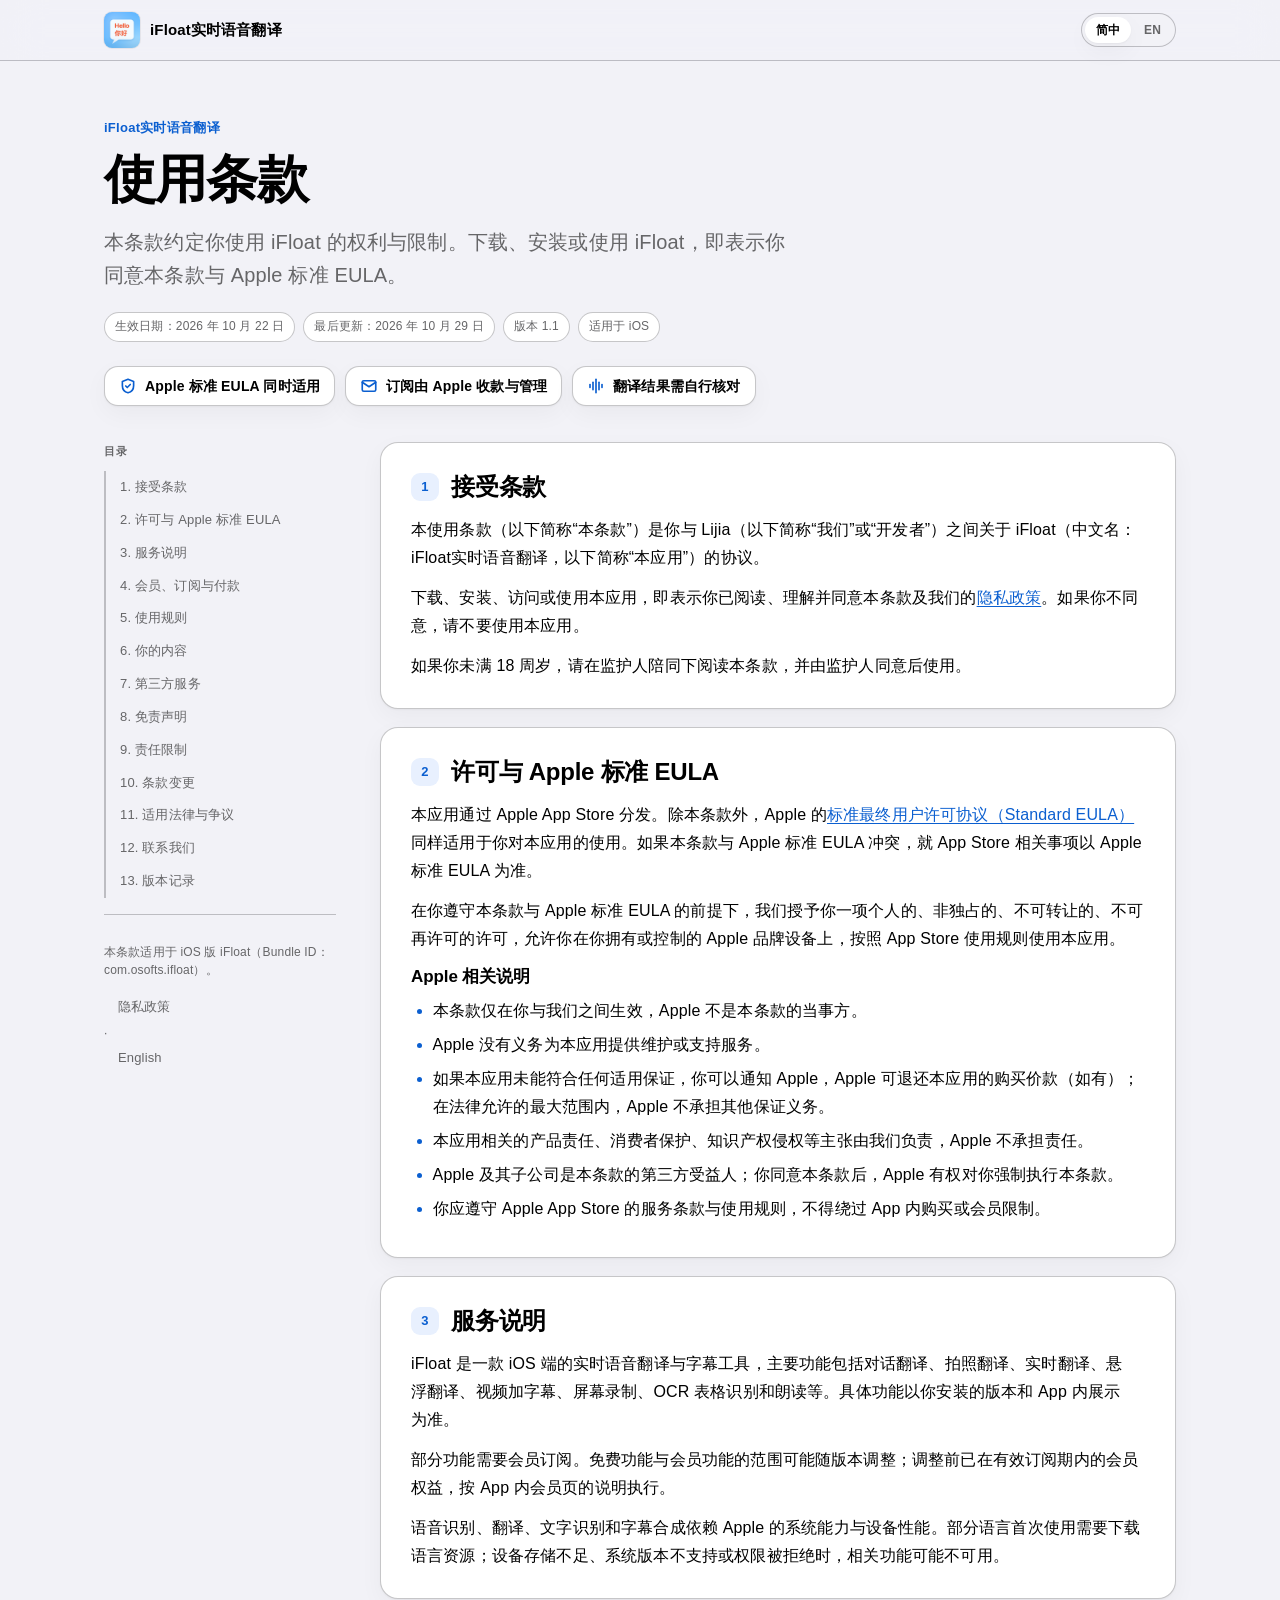
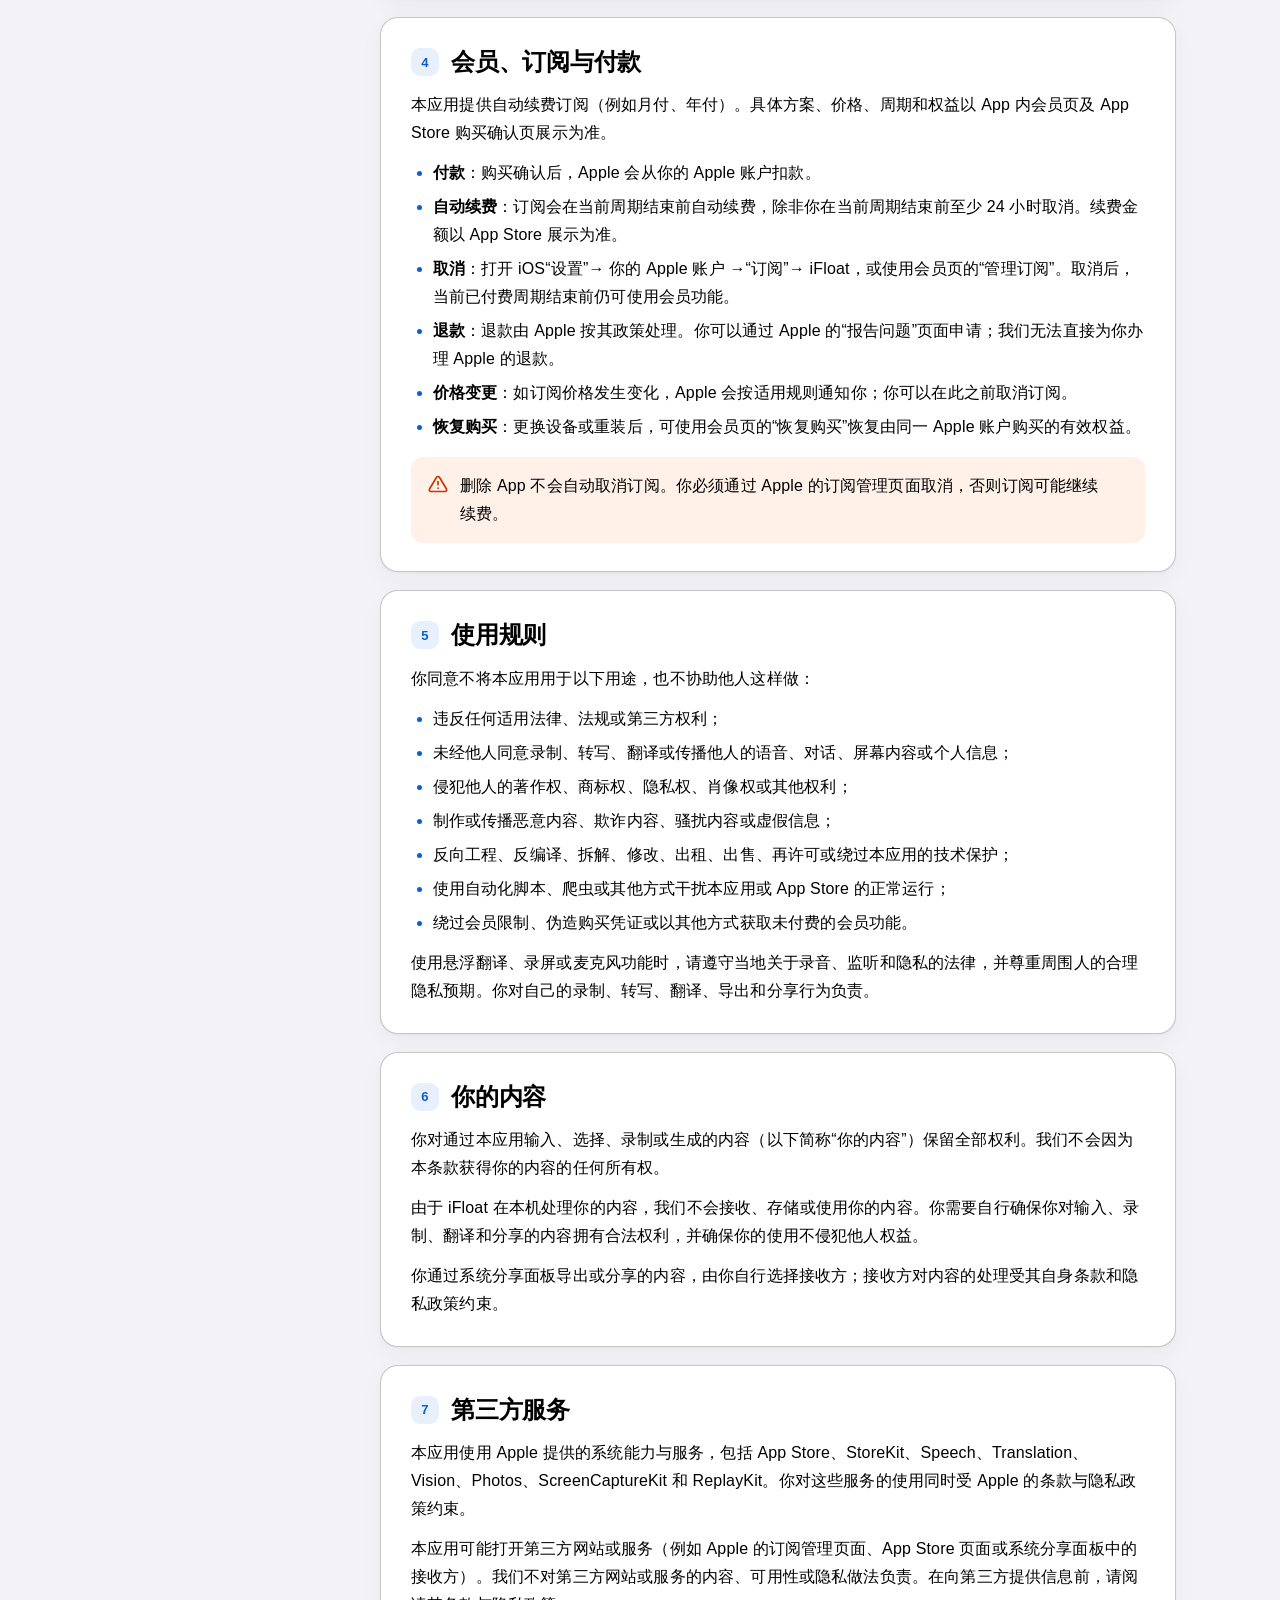
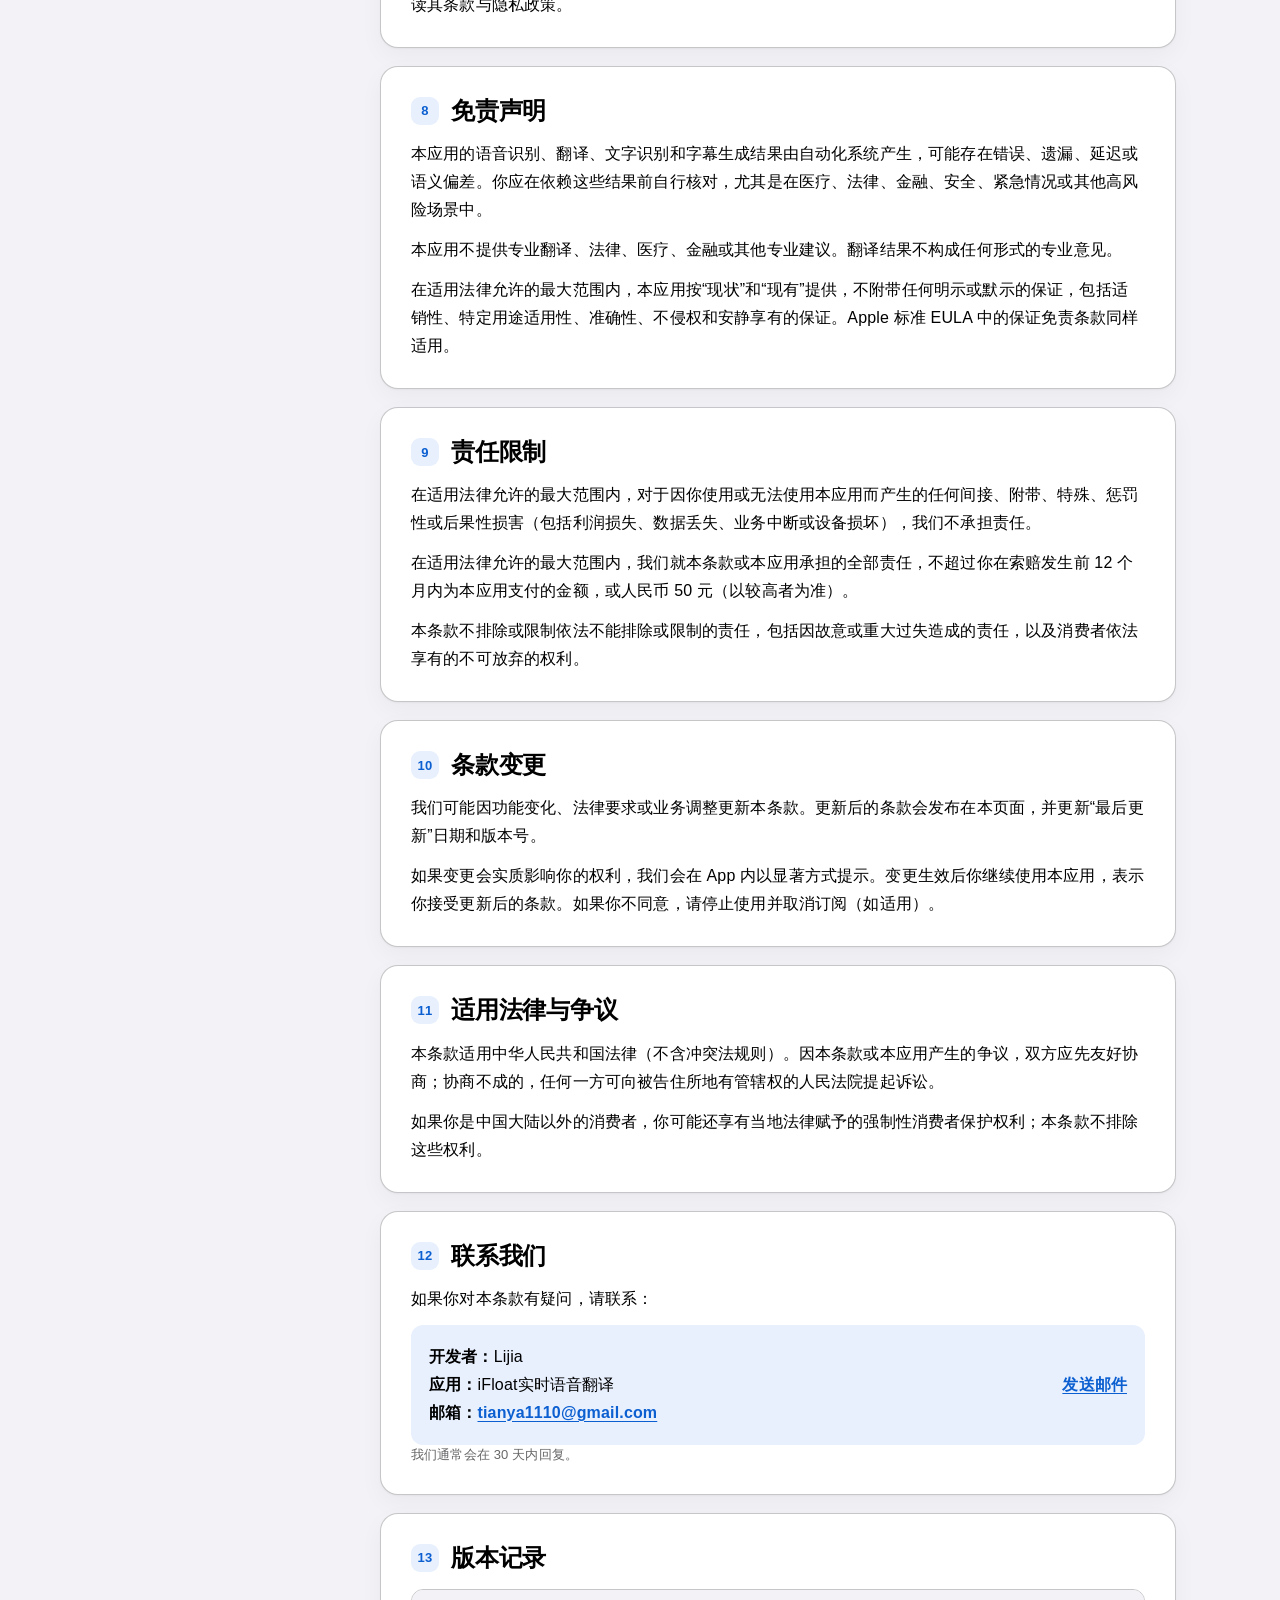
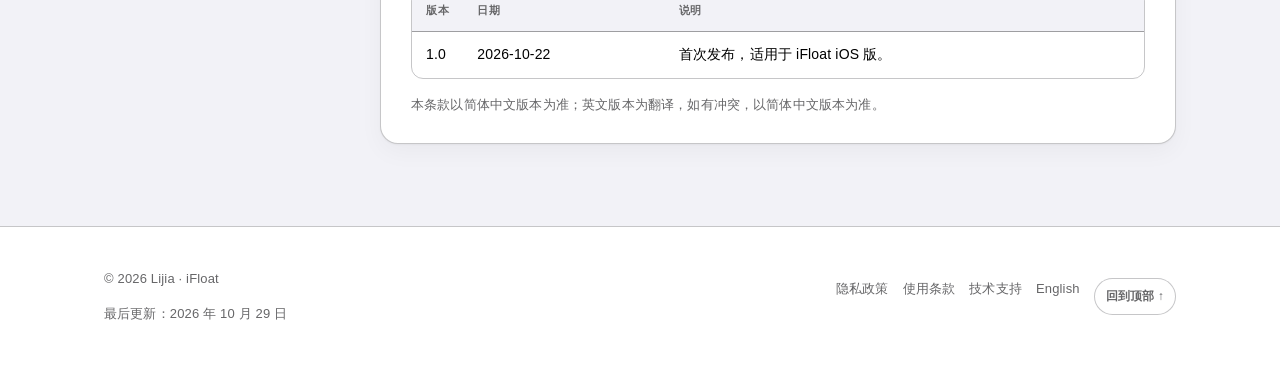
<file: terms.html>
<!DOCTYPE html>
<html lang="zh-Hans">
<head>
<meta charset="utf-8">
<meta name="viewport" content="width=device-width, initial-scale=1">
<title>使用条款 · iFloat实时语音翻译</title>
<meta name="description" content="iFloat（iFloat实时语音翻译）使用条款：许可范围、会员订阅、自动续费、使用规则、免责声明与联系方式。">
<meta name="robots" content="index,follow">
<meta name="referrer" content="no-referrer">
<meta name="theme-color" content="#f2f2f7" media="(prefers-color-scheme: light)">
<meta name="theme-color" content="#000000" media="(prefers-color-scheme: dark)">
<link rel="canonical" href="https://likky.github.io/ifloat-privacy/terms.html">
<link rel="alternate" hreflang="zh-Hans" href="https://likky.github.io/ifloat-privacy/terms.html">
<link rel="alternate" hreflang="en" href="https://likky.github.io/ifloat-privacy/terms-en.html">
<link rel="alternate" hreflang="x-default" href="https://likky.github.io/ifloat-privacy/terms.html">
<link rel="stylesheet" href="assets/legal.css">
<link rel="icon" type="image/png" href="assets/app-icon.png">
<link rel="apple-touch-icon" href="assets/app-icon.png">
<meta http-equiv="Content-Security-Policy" content="default-src 'none'; style-src 'self'; img-src 'self' data:; script-src 'self'; base-uri 'none'; form-action 'none'">
</head>
<body>
<a class="skip-link" href="#main">跳到正文</a>

<header class="site-header">
  <div class="header-inner">
    <a class="brand" href="index.html">
      <img class="brand-mark" src="assets/app-icon.png" width="36" height="36" alt="" decoding="async">
      <span class="brand-text">iFloat实时语音翻译</span>
    </a>
    <nav class="lang-switch" aria-label="语言">
      <a href="terms.html" aria-current="page" lang="zh-Hans">简中</a>
      <a href="terms-en.html" lang="en">EN</a>
    </nav>
  </div>
</header>

<main id="main">
  <div class="hero">
    <p class="eyebrow">iFloat实时语音翻译</p>
    <h1>使用条款</h1>
    <p class="lead">本条款约定你使用 iFloat 的权利与限制。下载、安装或使用 iFloat，即表示你同意本条款与 Apple 标准 EULA。</p>
    <div class="meta">
      <span class="pill">生效日期：2026 年 10 月 22 日</span>
      <span class="pill">最后更新：2026 年 10 月 29 日</span>
      <span class="pill">版本 1.1</span>
      <span class="pill">适用于 iOS</span>
    </div>
    <ul class="badges" aria-label="关键说明">
      <li class="badge is-brand"><svg viewBox="0 0 24 24" fill="none" stroke="currentColor" stroke-width="2.2" stroke-linecap="round" stroke-linejoin="round" aria-hidden="true"><path d="M12 3 4.5 6v5.5c0 4.6 3.2 8.4 7.5 9.5 4.3-1.1 7.5-4.9 7.5-9.5V6L12 3Z"/><path d="m9 12 2 2 4-4"/></svg>Apple 标准 EULA 同时适用</li>
      <li class="badge is-brand"><svg viewBox="0 0 24 24" fill="none" stroke="currentColor" stroke-width="2.2" stroke-linecap="round" stroke-linejoin="round" aria-hidden="true"><rect x="3" y="5" width="18" height="14" rx="2"/><path d="m3 7 9 6 9-6"/></svg>订阅由 Apple 收款与管理</li>
      <li class="badge is-brand"><svg viewBox="0 0 24 24" fill="none" stroke="currentColor" stroke-width="2.2" stroke-linecap="round" stroke-linejoin="round" aria-hidden="true"><path d="M12 3v18"/><path d="M8 7v10"/><path d="M16 7v10"/><path d="M4 10v4"/><path d="M20 10v4"/></svg>翻译结果需自行核对</li>
    </ul>
  </div>

  <div class="layout">
    <nav class="toc" aria-label="目录">
      <p class="toc-title">目录</p>
      <ol>
        <li><a href="#accept">1. 接受条款</a></li>
        <li><a href="#license">2. 许可与 Apple 标准 EULA</a></li>
        <li><a href="#service">3. 服务说明</a></li>
        <li><a href="#subscription">4. 会员、订阅与付款</a></li>
        <li><a href="#rules">5. 使用规则</a></li>
        <li><a href="#content">6. 你的内容</a></li>
        <li><a href="#third-party">7. 第三方服务</a></li>
        <li><a href="#disclaimer">8. 免责声明</a></li>
        <li><a href="#liability">9. 责任限制</a></li>
        <li><a href="#changes">10. 条款变更</a></li>
        <li><a href="#law">11. 适用法律与争议</a></li>
        <li><a href="#contact">12. 联系我们</a></li>
        <li><a href="#versions">13. 版本记录</a></li>
      </ol>
      <div class="toc-foot">
        <p>本条款适用于 iOS 版 iFloat（Bundle ID：com.osofts.ifloat）。</p>
        <p><a href="privacy.html">隐私政策</a> · <a href="terms-en.html" lang="en">English</a></p>
      </div>
    </nav>

    <div class="content">
      <details class="toc-mobile">
        <summary>目录</summary>
        <ol>
          <li><a href="#accept">1. 接受条款</a></li>
          <li><a href="#license">2. 许可与 Apple 标准 EULA</a></li>
          <li><a href="#service">3. 服务说明</a></li>
          <li><a href="#subscription">4. 会员、订阅与付款</a></li>
          <li><a href="#rules">5. 使用规则</a></li>
          <li><a href="#content">6. 你的内容</a></li>
          <li><a href="#third-party">7. 第三方服务</a></li>
          <li><a href="#disclaimer">8. 免责声明</a></li>
          <li><a href="#liability">9. 责任限制</a></li>
          <li><a href="#changes">10. 条款变更</a></li>
          <li><a href="#law">11. 适用法律与争议</a></li>
          <li><a href="#contact">12. 联系我们</a></li>
          <li><a href="#versions">13. 版本记录</a></li>
        </ol>
      </details>

      <section class="section" id="accept" aria-labelledby="accept-title">
        <div class="section-head">
          <span class="section-num" aria-hidden="true">1</span>
          <h2 id="accept-title">接受条款</h2>
        </div>
        <p>本使用条款（以下简称“本条款”）是你与 Lijia（以下简称“我们”或“开发者”）之间关于 iFloat（中文名：iFloat实时语音翻译，以下简称“本应用”）的协议。</p>
        <p>下载、安装、访问或使用本应用，即表示你已阅读、理解并同意本条款及我们的<a href="privacy.html">隐私政策</a>。如果你不同意，请不要使用本应用。</p>
        <p>如果你未满 18 周岁，请在监护人陪同下阅读本条款，并由监护人同意后使用。</p>
      </section>

      <section class="section" id="license" aria-labelledby="license-title">
        <div class="section-head">
          <span class="section-num" aria-hidden="true">2</span>
          <h2 id="license-title">许可与 Apple 标准 EULA</h2>
        </div>
        <p>本应用通过 Apple App Store 分发。除本条款外，Apple 的<a href="https://www.apple.com/legal/internet-services/itunes/dev/stdeula/" rel="noopener">标准最终用户许可协议（Standard EULA）</a>同样适用于你对本应用的使用。如果本条款与 Apple 标准 EULA 冲突，就 App Store 相关事项以 Apple 标准 EULA 为准。</p>
        <p>在你遵守本条款与 Apple 标准 EULA 的前提下，我们授予你一项个人的、非独占的、不可转让的、不可再许可的许可，允许你在你拥有或控制的 Apple 品牌设备上，按照 App Store 使用规则使用本应用。</p>
        <h3>Apple 相关说明</h3>
        <ul>
          <li>本条款仅在你与我们之间生效，Apple 不是本条款的当事方。</li>
          <li>Apple 没有义务为本应用提供维护或支持服务。</li>
          <li>如果本应用未能符合任何适用保证，你可以通知 Apple，Apple 可退还本应用的购买价款（如有）；在法律允许的最大范围内，Apple 不承担其他保证义务。</li>
          <li>本应用相关的产品责任、消费者保护、知识产权侵权等主张由我们负责，Apple 不承担责任。</li>
          <li>Apple 及其子公司是本条款的第三方受益人；你同意本条款后，Apple 有权对你强制执行本条款。</li>
          <li>你应遵守 Apple App Store 的服务条款与使用规则，不得绕过 App 内购买或会员限制。</li>
        </ul>
      </section>

      <section class="section" id="service" aria-labelledby="service-title">
        <div class="section-head">
          <span class="section-num" aria-hidden="true">3</span>
          <h2 id="service-title">服务说明</h2>
        </div>
        <p>iFloat 是一款 iOS 端的实时语音翻译与字幕工具，主要功能包括对话翻译、拍照翻译、实时翻译、悬浮翻译、视频加字幕、屏幕录制、OCR 表格识别和朗读等。具体功能以你安装的版本和 App 内展示为准。</p>
        <p>部分功能需要会员订阅。免费功能与会员功能的范围可能随版本调整；调整前已在有效订阅期内的会员权益，按 App 内会员页的说明执行。</p>
        <p>语音识别、翻译、文字识别和字幕合成依赖 Apple 的系统能力与设备性能。部分语言首次使用需要下载语言资源；设备存储不足、系统版本不支持或权限被拒绝时，相关功能可能不可用。</p>
      </section>

      <section class="section" id="subscription" aria-labelledby="subscription-title">
        <div class="section-head">
          <span class="section-num" aria-hidden="true">4</span>
          <h2 id="subscription-title">会员、订阅与付款</h2>
        </div>
        <p>本应用提供自动续费订阅（例如月付、年付）。具体方案、价格、周期和权益以 App 内会员页及 App Store 购买确认页展示为准。</p>
        <ul>
          <li><strong>付款</strong>：购买确认后，Apple 会从你的 Apple 账户扣款。</li>
          <li><strong>自动续费</strong>：订阅会在当前周期结束前自动续费，除非你在当前周期结束前至少 24 小时取消。续费金额以 App Store 展示为准。</li>
          <li><strong>取消</strong>：打开 iOS“设置”→ 你的 Apple 账户 →“订阅”→ iFloat，或使用会员页的“管理订阅”。取消后，当前已付费周期结束前仍可使用会员功能。</li>
          <li><strong>退款</strong>：退款由 Apple 按其政策处理。你可以通过 Apple 的“报告问题”页面申请；我们无法直接为你办理 Apple 的退款。</li>
          <li><strong>价格变更</strong>：如订阅价格发生变化，Apple 会按适用规则通知你；你可以在此之前取消订阅。</li>
          <li><strong>恢复购买</strong>：更换设备或重装后，可使用会员页的“恢复购买”恢复由同一 Apple 账户购买的有效权益。</li>
        </ul>
        <div class="callout callout-warn">
          <svg viewBox="0 0 24 24" fill="none" stroke="currentColor" stroke-width="2" stroke-linecap="round" stroke-linejoin="round" aria-hidden="true"><path d="M10.3 3.9 1.8 18a2 2 0 0 0 1.7 3h17a2 2 0 0 0 1.7-3L13.7 3.9a2 2 0 0 0-3.4 0Z"/><path d="M12 9v4"/><path d="M12 17h.01"/></svg>
          <p>删除 App 不会自动取消订阅。你必须通过 Apple 的订阅管理页面取消，否则订阅可能继续续费。</p>
        </div>
      </section>

      <section class="section" id="rules" aria-labelledby="rules-title">
        <div class="section-head">
          <span class="section-num" aria-hidden="true">5</span>
          <h2 id="rules-title">使用规则</h2>
        </div>
        <p>你同意不将本应用用于以下用途，也不协助他人这样做：</p>
        <ul>
          <li>违反任何适用法律、法规或第三方权利；</li>
          <li>未经他人同意录制、转写、翻译或传播他人的语音、对话、屏幕内容或个人信息；</li>
          <li>侵犯他人的著作权、商标权、隐私权、肖像权或其他权利；</li>
          <li>制作或传播恶意内容、欺诈内容、骚扰内容或虚假信息；</li>
          <li>反向工程、反编译、拆解、修改、出租、出售、再许可或绕过本应用的技术保护；</li>
          <li>使用自动化脚本、爬虫或其他方式干扰本应用或 App Store 的正常运行；</li>
          <li>绕过会员限制、伪造购买凭证或以其他方式获取未付费的会员功能。</li>
        </ul>
        <p>使用悬浮翻译、录屏或麦克风功能时，请遵守当地关于录音、监听和隐私的法律，并尊重周围人的合理隐私预期。你对自己的录制、转写、翻译、导出和分享行为负责。</p>
      </section>

      <section class="section" id="content" aria-labelledby="content-title">
        <div class="section-head">
          <span class="section-num" aria-hidden="true">6</span>
          <h2 id="content-title">你的内容</h2>
        </div>
        <p>你对通过本应用输入、选择、录制或生成的内容（以下简称“你的内容”）保留全部权利。我们不会因为本条款获得你的内容的任何所有权。</p>
        <p>由于 iFloat 在本机处理你的内容，我们不会接收、存储或使用你的内容。你需要自行确保你对输入、录制、翻译和分享的内容拥有合法权利，并确保你的使用不侵犯他人权益。</p>
        <p>你通过系统分享面板导出或分享的内容，由你自行选择接收方；接收方对内容的处理受其自身条款和隐私政策约束。</p>
      </section>

      <section class="section" id="third-party" aria-labelledby="third-party-title">
        <div class="section-head">
          <span class="section-num" aria-hidden="true">7</span>
          <h2 id="third-party-title">第三方服务</h2>
        </div>
        <p>本应用使用 Apple 提供的系统能力与服务，包括 App Store、StoreKit、Speech、Translation、Vision、Photos、ScreenCaptureKit 和 ReplayKit。你对这些服务的使用同时受 Apple 的条款与隐私政策约束。</p>
        <p>本应用可能打开第三方网站或服务（例如 Apple 的订阅管理页面、App Store 页面或系统分享面板中的接收方）。我们不对第三方网站或服务的内容、可用性或隐私做法负责。在向第三方提供信息前，请阅读其条款与隐私政策。</p>
      </section>

      <section class="section" id="disclaimer" aria-labelledby="disclaimer-title">
        <div class="section-head">
          <span class="section-num" aria-hidden="true">8</span>
          <h2 id="disclaimer-title">免责声明</h2>
        </div>
        <p>本应用的语音识别、翻译、文字识别和字幕生成结果由自动化系统产生，可能存在错误、遗漏、延迟或语义偏差。你应在依赖这些结果前自行核对，尤其是在医疗、法律、金融、安全、紧急情况或其他高风险场景中。</p>
        <p>本应用不提供专业翻译、法律、医疗、金融或其他专业建议。翻译结果不构成任何形式的专业意见。</p>
        <p>在适用法律允许的最大范围内，本应用按“现状”和“现有”提供，不附带任何明示或默示的保证，包括适销性、特定用途适用性、准确性、不侵权和安静享有的保证。Apple 标准 EULA 中的保证免责条款同样适用。</p>
      </section>

      <section class="section" id="liability" aria-labelledby="liability-title">
        <div class="section-head">
          <span class="section-num" aria-hidden="true">9</span>
          <h2 id="liability-title">责任限制</h2>
        </div>
        <p>在适用法律允许的最大范围内，对于因你使用或无法使用本应用而产生的任何间接、附带、特殊、惩罚性或后果性损害（包括利润损失、数据丢失、业务中断或设备损坏），我们不承担责任。</p>
        <p>在适用法律允许的最大范围内，我们就本条款或本应用承担的全部责任，不超过你在索赔发生前 12 个月内为本应用支付的金额，或人民币 50 元（以较高者为准）。</p>
        <p>本条款不排除或限制依法不能排除或限制的责任，包括因故意或重大过失造成的责任，以及消费者依法享有的不可放弃的权利。</p>
      </section>

      <section class="section" id="changes" aria-labelledby="changes-title">
        <div class="section-head">
          <span class="section-num" aria-hidden="true">10</span>
          <h2 id="changes-title">条款变更</h2>
        </div>
        <p>我们可能因功能变化、法律要求或业务调整更新本条款。更新后的条款会发布在本页面，并更新“最后更新”日期和版本号。</p>
        <p>如果变更会实质影响你的权利，我们会在 App 内以显著方式提示。变更生效后你继续使用本应用，表示你接受更新后的条款。如果你不同意，请停止使用并取消订阅（如适用）。</p>
      </section>

      <section class="section" id="law" aria-labelledby="law-title">
        <div class="section-head">
          <span class="section-num" aria-hidden="true">11</span>
          <h2 id="law-title">适用法律与争议</h2>
        </div>
        <p>本条款适用中华人民共和国法律（不含冲突法规则）。因本条款或本应用产生的争议，双方应先友好协商；协商不成的，任何一方可向被告住所地有管辖权的人民法院提起诉讼。</p>
        <p>如果你是中国大陆以外的消费者，你可能还享有当地法律赋予的强制性消费者保护权利；本条款不排除这些权利。</p>
      </section>

      <section class="section" id="contact" aria-labelledby="contact-title">
        <div class="section-head">
          <span class="section-num" aria-hidden="true">12</span>
          <h2 id="contact-title">联系我们</h2>
        </div>
        <p>如果你对本条款有疑问，请联系：</p>
        <div class="contact-card">
          <p><strong>开发者：</strong>Lijia<br><strong>应用：</strong>iFloat实时语音翻译<br><strong>邮箱：</strong><a href="mailto:tianya1110@gmail.com">tianya1110@gmail.com</a></p>
          <a href="mailto:tianya1110@gmail.com">发送邮件</a>
        </div>
        <p class="small muted">我们通常会在 30 天内回复。</p>
      </section>

      <section class="section" id="versions" aria-labelledby="versions-title">
        <div class="section-head">
          <span class="section-num" aria-hidden="true">13</span>
          <h2 id="versions-title">版本记录</h2>
        </div>
        <div class="table-wrap">
          <table class="responsive">
            <thead>
              <tr><th>版本</th><th>日期</th><th>说明</th></tr>
            </thead>
            <tbody>
              <tr><td data-label="版本">1.0</td><td data-label="日期">2026-10-22</td><td data-label="说明">首次发布，适用于 iFloat iOS 版。</td></tr>
            </tbody>
          </table>
        </div>
        <p class="small muted">本条款以简体中文版本为准；英文版本为翻译，如有冲突，以简体中文版本为准。</p>
      </section>
    </div>
  </div>
</main>

<footer class="site-footer">
  <div class="footer-inner">
    <div>
      <p>© 2026 Lijia · iFloat</p>
      <p class="small">最后更新：2026 年 10 月 29 日</p>
    </div>
    <nav class="footer-links" aria-label="页脚">
      <a href="privacy.html">隐私政策</a>
      <a href="terms.html">使用条款</a>
      <a href="support.html">技术支持</a>
      <a href="terms-en.html" lang="en">English</a>
      <a href="#main" class="back-top">回到顶部 ↑</a>
    </nav>
  </div>
</footer>

<script src="assets/legal.js" defer></script>
</body>
</html>
</file>
<file: assets/legal.css>
/* ==========================================================================
   iFloat / EngTalk legal pages — shared design system
   --------------------------------------------------------------------------
   Design tokens follow the app's DesignTokens.swift:
     light: page #F2F2F7, card #FFFFFF, accent #0B5FD0, ink #000, ink2 #666668
     dark:  page #000000, card #1C1C1E, accent text #4EA1FF, ink #FFF, ink2 #97979C
   No external fonts, images, or analytics. Print-friendly. WCAG AA targeted.
   ========================================================================== */

:root {
  color-scheme: light dark;
  --page: #f2f2f7;
  --card: #ffffff;
  --sunken: #f2f2f7;
  --ink: #000000;
  --ink-2: #666668;
  --ink-3: #8a8a8e;
  --hairline: rgba(60, 60, 67, 0.29);
  --brand: #0b5fd0;
  --brand-text: #0b5fd0;
  --brand-soft: #e8f0fe;
  --success: #1b7a33;
  --success-soft: #e8f5ec;
  --warning: #c93400;
  --warning-soft: #fff1e8;
  --danger: #d70015;
  --danger-soft: #fdecea;
  --radius: 18px;
  --radius-sm: 12px;
  --shadow: 0 1px 2px rgba(0, 0, 0, 0.04), 0 8px 24px rgba(0, 0, 0, 0.04);
  --max: 1120px;
  --font: -apple-system, BlinkMacSystemFont, "SF Pro Text", "SF Pro Display",
    "PingFang SC", "Hiragino Sans GB", "Microsoft YaHei", "Noto Sans CJK SC",
    sans-serif;
}

@media (prefers-color-scheme: dark) {
  :root {
    --page: #000000;
    --card: #1c1c1e;
    --sunken: #000000;
    --ink: #ffffff;
    --ink-2: #97979c;
    --ink-3: #7c7c80;
    --hairline: rgba(84, 84, 88, 0.65);
    --brand: #0a63d6;
    --brand-text: #4ea1ff;
    --brand-soft: #0e2440;
    --success: #30d158;
    --success-soft: #0c2a16;
    --warning: #ff9f0a;
    --warning-soft: #2e1c05;
    --danger: #ff453a;
    --danger-soft: #2e0b09;
    --shadow: none;
  }
}

/* EngTalk uses a calmer teal so the two products stay visually distinct. */
[data-brand="engtalk"] {
  --brand: #0f766e;
  --brand-text: #0f766e;
  --brand-soft: #e6f4f1;
}

@media (prefers-color-scheme: dark) {
  [data-brand="engtalk"] {
    --brand: #14b8a6;
    --brand-text: #5eead4;
    --brand-soft: #0b2b27;
  }
}

*,
*::before,
*::after {
  box-sizing: border-box;
}

html {
  -webkit-text-size-adjust: 100%;
  scroll-behavior: smooth;
}

body {
  margin: 0;
  font-family: var(--font);
  background: var(--page);
  color: var(--ink);
  font-size: 16px;
  line-height: 1.75;
  letter-spacing: 0.01em;
  text-rendering: optimizeLegibility;
}

html[lang="en"] body {
  letter-spacing: 0;
}

a {
  color: var(--brand-text);
  text-underline-offset: 0.18em;
}

a:hover {
  text-decoration-thickness: 2px;
}

:focus-visible {
  outline: 3px solid var(--brand-text);
  outline-offset: 3px;
  border-radius: 4px;
}

.skip-link {
  position: absolute;
  left: 16px;
  top: -80px;
  z-index: 100;
  padding: 10px 14px;
  border-radius: 8px;
  background: var(--card);
  color: var(--ink);
  border: 1px solid var(--hairline);
  box-shadow: var(--shadow);
  text-decoration: none;
}

.skip-link:focus {
  top: 12px;
}

/* ---------- Header ---------- */

.site-header {
  position: sticky;
  top: 0;
  z-index: 20;
  background: var(--page);
  border-bottom: 1px solid var(--hairline);
}

@supports (backdrop-filter: blur(1px)) {
  .site-header {
    background: color-mix(in srgb, var(--page) 86%, transparent);
    backdrop-filter: saturate(180%) blur(20px);
    -webkit-backdrop-filter: saturate(180%) blur(20px);
  }
}

.header-inner {
  max-width: var(--max);
  margin: 0 auto;
  padding: 12px 24px;
  display: flex;
  align-items: center;
  justify-content: space-between;
  gap: 16px;
}

.brand {
  display: flex;
  align-items: center;
  gap: 10px;
  color: var(--ink);
  text-decoration: none;
  min-width: 0;
}

.brand-mark {
  width: 36px;
  height: 36px;
  flex: none;
  display: block;
  border-radius: 22.5%;
  background: var(--brand);
  box-shadow: 0 0 0 1px rgba(0, 0, 0, 0.06);
  -webkit-user-drag: none;
}

.brand-text {
  font-size: 15px;
  font-weight: 700;
  letter-spacing: 0.01em;
  line-height: 1.2;
  white-space: nowrap;
  min-width: 0;
  overflow: hidden;
  text-overflow: ellipsis;
}

.lang-switch {
  display: flex;
  gap: 2px;
  padding: 3px;
  background: var(--sunken);
  border: 1px solid var(--hairline);
  border-radius: 999px;
  flex: none;
}

.lang-switch a {
  padding: 6px 11px;
  border-radius: 999px;
  color: var(--ink-2);
  font-size: 12px;
  font-weight: 700;
  line-height: 1.2;
  text-decoration: none;
}

.lang-switch a[aria-current="page"] {
  background: var(--card);
  color: var(--ink);
  box-shadow: var(--shadow);
}

/* ---------- Hero ---------- */

.hero {
  max-width: var(--max);
  margin: 0 auto;
  padding: 56px 24px 28px;
}

.eyebrow {
  margin: 0 0 10px;
  color: var(--brand-text);
  font-size: 13px;
  font-weight: 700;
  /* 这行放的是**应用全名**（iFloat Live Translation / iFloat实时语音翻译），
     不能被 text-transform 改成全大写 —— 品牌里的 camelCase 会丢。
     去掉全大写后，原来的 0.1em 字距对混合大小写太散，收到 0.02em。 */
  letter-spacing: 0.02em;
}

.hero h1 {
  margin: 0;
  font-size: clamp(32px, 5vw, 52px);
  line-height: 1.12;
  letter-spacing: -0.02em;
  text-wrap: balance;
}

.lead {
  max-width: 62ch;
  margin: 18px 0 0;
  font-size: clamp(17px, 2vw, 20px);
  line-height: 1.65;
  color: var(--ink-2);
  text-wrap: pretty;
}

.meta {
  display: flex;
  flex-wrap: wrap;
  gap: 8px;
  margin-top: 20px;
}

.pill {
  display: inline-flex;
  align-items: center;
  gap: 6px;
  padding: 6px 10px;
  border-radius: 999px;
  background: var(--card);
  border: 1px solid var(--hairline);
  color: var(--ink-2);
  font-size: 12px;
  line-height: 1.3;
}

.badges {
  list-style: none;
  display: flex;
  flex-wrap: wrap;
  gap: 10px;
  padding: 0;
  margin: 24px 0 0;
}

.badge {
  display: inline-flex;
  align-items: center;
  gap: 8px;
  padding: 10px 14px;
  border-radius: 14px;
  background: var(--card);
  border: 1px solid var(--hairline);
  font-size: 14px;
  font-weight: 600;
  line-height: 1.3;
  color: var(--ink);
  box-shadow: var(--shadow);
}

.badge svg {
  width: 18px;
  height: 18px;
  flex: none;
  color: var(--success);
}

.badge.is-brand svg {
  color: var(--brand-text);
}

/* ---------- Layout + TOC ---------- */

.layout {
  max-width: var(--max);
  margin: 0 auto;
  padding: 8px 24px 64px;
  display: grid;
  grid-template-columns: 236px minmax(0, 1fr);
  gap: 40px;
  align-items: start;
}

.toc {
  position: sticky;
  top: 84px;
  max-height: calc(100vh - 104px);
  overflow: auto;
  padding-right: 4px;
}

.toc-title {
  margin: 0 0 10px;
  font-size: 11px;
  font-weight: 800;
  letter-spacing: 0.1em;
  text-transform: uppercase;
  color: var(--ink-2);
}

.toc ol {
  list-style: none;
  margin: 0;
  padding: 0;
  border-left: 2px solid var(--hairline);
}

.toc li {
  margin: 0;
}

.toc a {
  display: block;
  padding: 7px 0 7px 14px;
  margin-left: -2px;
  border-left: 2px solid transparent;
  color: var(--ink-2);
  font-size: 13px;
  line-height: 1.45;
  text-decoration: none;
}

.toc a:hover {
  color: var(--ink);
  border-left-color: var(--brand);
}

.toc-foot {
  margin-top: 16px;
  padding-top: 16px;
  border-top: 1px solid var(--hairline);
  font-size: 12px;
  line-height: 1.5;
  color: var(--ink-2);
}

.toc-mobile {
  display: none;
}

/* ---------- Sections ---------- */

.content {
  min-width: 0;
}

.section {
  background: var(--card);
  border: 1px solid var(--hairline);
  border-radius: var(--radius);
  padding: 28px 30px;
  margin-bottom: 18px;
  box-shadow: var(--shadow);
  scroll-margin-top: 92px;
}

.section:target {
  border-color: var(--brand);
  box-shadow: 0 0 0 3px var(--brand-soft);
}

.section-head {
  display: flex;
  align-items: flex-start;
  gap: 12px;
  margin-bottom: 14px;
}

.section-num {
  flex: none;
  width: 28px;
  height: 28px;
  margin-top: 2px;
  border-radius: 9px;
  background: var(--brand-soft);
  color: var(--brand-text);
  display: grid;
  place-items: center;
  font-size: 13px;
  font-weight: 800;
  line-height: 1;
}

.section h2 {
  margin: 0;
  font-size: clamp(20px, 2.4vw, 24px);
  line-height: 1.3;
  letter-spacing: -0.01em;
  text-wrap: balance;
}

.section h3 {
  margin: 24px 0 8px;
  font-size: 17px;
  line-height: 1.4;
  letter-spacing: -0.005em;
}

.section h3:first-of-type {
  margin-top: 8px;
}

.section p {
  margin: 0 0 12px;
  text-wrap: pretty;
}

.section p:last-child,
.section ul:last-child,
.section ol:last-child,
.section .table-wrap:last-child,
.section .callout:last-child {
  margin-bottom: 0;
}

.section ul,
.section ol {
  margin: 0 0 12px;
  padding-left: 1.35em;
}

.section li {
  margin: 6px 0;
}

.section li::marker {
  color: var(--brand-text);
}

.lead-strong {
  font-size: 18px;
  font-weight: 650;
  line-height: 1.6;
}

.muted {
  color: var(--ink-2);
}

.small {
  font-size: 13px;
  line-height: 1.6;
}

.nowrap {
  white-space: nowrap;
}

/* ---------- Callouts ---------- */

.callout {
  display: flex;
  gap: 12px;
  padding: 14px 16px;
  border-radius: var(--radius-sm);
  border: 1px solid var(--hairline);
  background: var(--sunken);
  margin: 16px 0;
}

.callout svg {
  width: 20px;
  height: 20px;
  flex: none;
  margin-top: 2px;
}

.callout p {
  margin: 0;
}

.callout-info {
  background: var(--brand-soft);
  border-color: transparent;
}

.callout-info svg {
  color: var(--brand-text);
}

.callout-success {
  background: var(--success-soft);
  border-color: transparent;
}

.callout-success svg {
  color: var(--success);
}

.callout-warn {
  background: var(--warning-soft);
  border-color: transparent;
}

.callout-warn svg {
  color: var(--warning);
}

/* ---------- Tables ---------- */

.table-wrap {
  overflow-x: auto;
  margin: 16px 0;
  border: 1px solid var(--hairline);
  border-radius: var(--radius-sm);
  -webkit-overflow-scrolling: touch;
}

table {
  width: 100%;
  min-width: 620px;
  border-collapse: collapse;
  font-size: 14px;
  line-height: 1.55;
}

.table-hint {
  display: none;
  margin: 8px 0 0;
  color: var(--ink-2);
  font-size: 12px;
  line-height: 1.5;
}

th,
td {
  padding: 12px 14px;
  text-align: left;
  vertical-align: top;
  border-bottom: 1px solid var(--hairline);
}

th {
  background: var(--sunken);
  color: var(--ink-2);
  font-size: 11px;
  font-weight: 800;
  letter-spacing: 0.06em;
  text-transform: uppercase;
}

tr:last-child td {
  border-bottom: none;
}

td strong {
  font-weight: 650;
}

code {
  overflow-wrap: anywhere;
}

/* ---------- Permission cards ---------- */

.permissions {
  display: grid;
  grid-template-columns: repeat(2, minmax(0, 1fr));
  gap: 12px;
  margin: 16px 0;
}

.permission {
  padding: 16px;
  border: 1px solid var(--hairline);
  border-radius: var(--radius-sm);
  background: var(--sunken);
}

.permission h3 {
  margin: 0 0 6px;
  font-size: 15px;
  display: flex;
  align-items: center;
  gap: 8px;
}

.permission h3 svg {
  width: 18px;
  height: 18px;
  flex: none;
  color: var(--brand-text);
}

.permission p {
  margin: 0;
  font-size: 13px;
  line-height: 1.6;
  color: var(--ink-2);
}

.permission .tag {
  display: inline-block;
  margin-top: 8px;
  padding: 3px 8px;
  border-radius: 999px;
  background: var(--brand-soft);
  color: var(--brand-text);
  font-size: 11px;
  font-weight: 700;
  line-height: 1.4;
}

/* ---------- FAQ ---------- */

.faq details {
  border: 1px solid var(--hairline);
  border-radius: var(--radius-sm);
  padding: 0 16px;
  margin: 10px 0;
  background: var(--sunken);
}

.faq summary {
  cursor: pointer;
  padding: 14px 0;
  font-weight: 650;
  list-style: none;
  display: flex;
  justify-content: space-between;
  gap: 12px;
}

.faq summary::-webkit-details-marker {
  display: none;
}

.faq summary::after {
  content: "+";
  color: var(--brand-text);
  font-weight: 800;
}

.faq details[open] summary::after {
  content: "−";
}

.faq details p {
  margin: 0 0 14px;
  color: var(--ink-2);
}

/* ---------- Contact ---------- */

.contact-card {
  display: flex;
  flex-wrap: wrap;
  gap: 16px;
  align-items: center;
  justify-content: space-between;
  padding: 18px;
  border-radius: var(--radius-sm);
  background: var(--brand-soft);
}

.contact-card p {
  margin: 0;
}

.contact-card a {
  font-weight: 700;
}

/* ---------- Support page ---------- */

.portal .contact-card {
  margin: 24px 0;
}

.support-cta {
  display: inline-flex;
  align-items: center;
  gap: 8px;
  padding: 11px 20px;
  border-radius: 999px;
  background: var(--brand);
  color: #ffffff;
  font-weight: 700;
  font-size: 15px;
  line-height: 1;
  text-decoration: none;
  white-space: nowrap;
}

.support-cta:hover,
.support-cta:focus-visible {
  filter: brightness(0.92);
}

.portal .steps {
  display: grid;
  gap: 14px;
  margin: 0;
  padding: 0;
  list-style: none;
  counter-reset: step;
}

.steps > li {
  position: relative;
  padding-left: 40px;
  counter-increment: step;
}

.steps > li::before {
  content: counter(step);
  position: absolute;
  left: 0;
  top: 1px;
  width: 26px;
  height: 26px;
  border-radius: 50%;
  display: grid;
  place-items: center;
  background: var(--brand-soft);
  color: var(--brand-text);
  font-size: 13px;
  font-weight: 700;
  line-height: 1;
}

.steps > li > strong {
  display: block;
  margin-bottom: 3px;
}

.steps > li > p {
  margin: 0;
  color: var(--ink-2);
}

/* ---------- Footer ---------- */

.site-footer {
  border-top: 1px solid var(--hairline);
  background: var(--card);
}

.footer-inner {
  max-width: var(--max);
  margin: 0 auto;
  padding: 28px 24px;
  display: flex;
  flex-wrap: wrap;
  gap: 16px;
  justify-content: space-between;
  align-items: center;
  font-size: 13px;
  color: var(--ink-2);
}

.footer-links {
  display: flex;
  flex-wrap: wrap;
  gap: 14px;
}

.footer-links a {
  color: var(--ink-2);
  text-decoration: none;
}

.footer-links a:hover {
  color: var(--ink);
}

.back-top {
  display: inline-flex;
  align-items: center;
  gap: 6px;
  padding: 7px 11px;
  border: 1px solid var(--hairline);
  border-radius: 999px;
  color: var(--ink-2);
  font-size: 12px;
  font-weight: 650;
  text-decoration: none;
  background: var(--card);
}

/* ---------- Index / portal ---------- */

.portal {
  max-width: 880px;
  margin: 0 auto;
  padding: 64px 24px 80px;
}

.portal h1 {
  margin: 0;
  font-size: clamp(34px, 6vw, 56px);
  line-height: 1.1;
  letter-spacing: -0.03em;
}

.portal .lead {
  margin-top: 16px;
}

.doc-grid {
  display: grid;
  grid-template-columns: repeat(2, minmax(0, 1fr));
  gap: 14px;
  margin-top: 28px;
}

.doc-card {
  display: flex;
  flex-direction: column;
  gap: 6px;
  padding: 22px;
  border: 1px solid var(--hairline);
  border-radius: var(--radius);
  background: var(--card);
  color: var(--ink);
  text-decoration: none;
  box-shadow: var(--shadow);
}

.doc-card:hover {
  border-color: var(--brand);
}

.doc-card strong {
  font-size: 18px;
}

.doc-card span {
  color: var(--ink-2);
  font-size: 13px;
  line-height: 1.55;
}

.doc-card .arrow {
  margin-top: 8px;
  color: var(--brand-text);
  font-size: 13px;
  font-weight: 700;
}

/* ---------- Responsive ---------- */

@media (max-width: 900px) {
  .layout {
    grid-template-columns: 1fr;
    gap: 20px;
    padding-top: 0;
  }

  .toc {
    display: none;
  }

  .toc-mobile {
    display: block;
    margin-bottom: 18px;
    padding: 0 18px;
    border: 1px solid var(--hairline);
    border-radius: var(--radius);
    background: var(--card);
    box-shadow: var(--shadow);
  }

  .toc-mobile summary {
    padding: 16px 0;
    font-weight: 700;
    cursor: pointer;
    list-style: none;
  }

  .toc-mobile summary::-webkit-details-marker {
    display: none;
  }

  .toc-mobile summary::after {
    content: "▾";
    float: right;
    color: var(--brand-text);
  }

  .toc-mobile[open] summary::after {
    content: "▴";
  }

  .toc-mobile ol {
    margin: 0 0 16px;
    padding-left: 1.2em;
  }

  .toc-mobile a {
    color: var(--ink-2);
    text-decoration: none;
    font-size: 14px;
  }
}

/* 功能表首列是功能名（对话翻译 / OCR 表格识别…），列宽不够时会被挤成
   「对话翻 / 译」这种两行。给它一个下限并不换行；下方的移动端卡片布局里
   会重置回正常换行（那张表在手机上不是表格，是卡片）。 */
table.responsive th:first-child,
table.responsive td:first-child {
  width: 1%;
  white-space: nowrap;
}

@media (max-width: 640px) {
  .header-inner {
    padding: 10px 16px;
    gap: 10px;
  }

  .brand {
    gap: 8px;
  }

  .brand-mark {
    width: 32px;
    height: 32px;
  }

  .brand-text {
    font-size: 13.5px;
  }

  .hero {
    padding: 36px 16px 20px;
  }

  .layout {
    padding: 0 16px 48px;
  }

  .section {
    padding: 22px 18px;
    border-radius: 16px;
  }

  .permissions {
    grid-template-columns: 1fr;
  }

  .table-hint {
    display: block;
  }

  .table-wrap:has(table.responsive) {
    border: 0;
    overflow: visible;
  }

  table.responsive {
    min-width: 0;
  }

  table.responsive thead {
    display: none;
  }

  table.responsive tbody {
    display: block;
  }

  table.responsive tr {
    display: block;
    padding: 8px 12px;
    margin-bottom: 10px;
    border: 1px solid var(--hairline);
    border-radius: var(--radius-sm);
    background: var(--card);
  }

  table.responsive tr:last-child {
    margin-bottom: 0;
  }

  table.responsive td {
    display: grid;
    grid-template-columns: 88px minmax(0, 1fr);
    gap: 10px;
    padding: 6px 0;
    border: 0;
  }

  table.responsive td::before {
    content: attr(data-label);
    color: var(--ink-2);
    font-size: 12px;
    font-weight: 700;
    line-height: 1.5;
  }

  table.responsive td:first-child {
    padding-top: 4px;
    /* 桌面端首列被挤成「对话翻 / 译」两行，这里恢复自动换行 */
    width: auto;
    white-space: normal;
  }

  table.responsive td:last-child {
    padding-bottom: 4px;
  }

  .badge {
    width: 100%;
  }

  .footer-inner {
    padding: 24px 16px;
  }

  .doc-grid {
    grid-template-columns: 1fr;
  }

  .portal {
    padding: 40px 16px 56px;
  }
}

/* ---------- Print ---------- */

@media print {
  :root {
    color-scheme: light;
    --page: #ffffff;
    --card: #ffffff;
    --sunken: #ffffff;
    --ink: #000000;
    --ink-2: #333333;
    --hairline: #bbbbbb;
    --brand-soft: #ffffff;
    --success-soft: #ffffff;
    --warning-soft: #ffffff;
    --shadow: none;
  }

  body {
    background: #ffffff;
    font-size: 11pt;
    line-height: 1.5;
  }

  .site-header,
  .toc,
  .toc-mobile,
  .site-footer,
  .back-top,
  .print-hide {
    display: none !important;
  }

  .hero {
    max-width: none;
    padding: 0 0 16px;
  }

  .layout {
    display: block;
    max-width: none;
    padding: 0;
  }

  .section {
    border: 1px solid #dddddd;
    box-shadow: none;
    break-inside: avoid;
    page-break-inside: avoid;
    margin-bottom: 12px;
  }

  a {
    color: #000000;
    text-decoration: none;
  }

  .table-wrap {
    overflow: visible;
  }

  table {
    min-width: 0;
  }
}

@media (prefers-reduced-motion: reduce) {
  html {
    scroll-behavior: auto;
  }

  *,
  *::before,
  *::after {
    transition: none !important;
    animation: none !important;
  }
}
</file>
